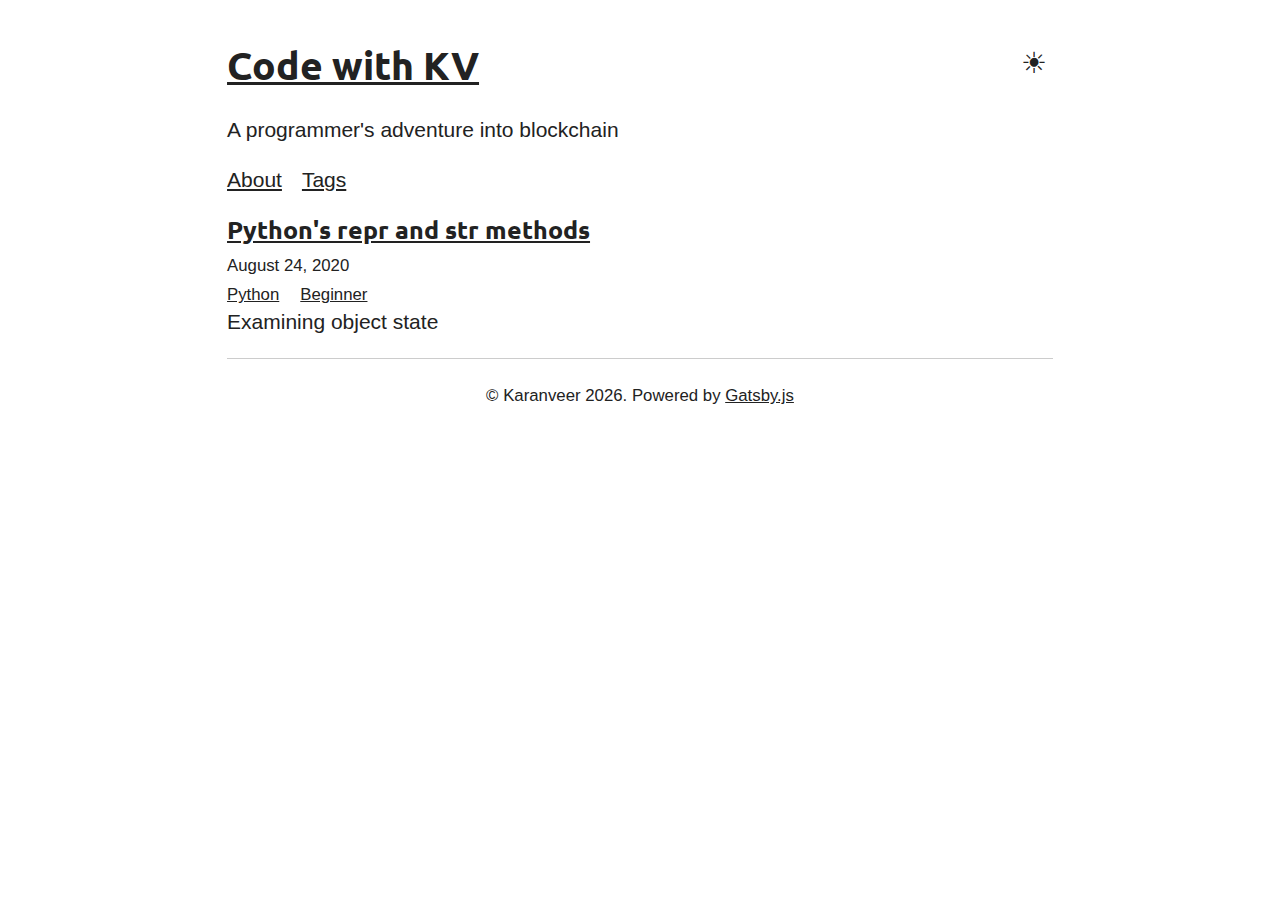
<file: index.html>
<!DOCTYPE html><html lang="en"><head><meta charSet="utf-8"/><meta http-equiv="x-ua-compatible" content="ie=edge"/><meta name="viewport" content="width=device-width, initial-scale=1, shrink-to-fit=no"/><style id="typography.js">html{font-family:sans-serif;-ms-text-size-adjust:100%;-webkit-text-size-adjust:100%}body{margin:0}article,aside,details,figcaption,figure,footer,header,main,menu,nav,section,summary{display:block}audio,canvas,progress,video{display:inline-block}audio:not([controls]){display:none;height:0}progress{vertical-align:baseline}[hidden],template{display:none}a{background-color:transparent;-webkit-text-decoration-skip:objects}a:active,a:hover{outline-width:0}abbr[title]{border-bottom:none;text-decoration:underline;text-decoration:underline dotted}b,strong{font-weight:inherit;font-weight:bolder}dfn{font-style:italic}h1{font-size:2em;margin:.67em 0}mark{background-color:#ff0;color:#000}small{font-size:80%}sub,sup{font-size:75%;line-height:0;position:relative;vertical-align:baseline}sub{bottom:-.25em}sup{top:-.5em}img{border-style:none}svg:not(:root){overflow:hidden}code,kbd,pre,samp{font-family:monospace,monospace;font-size:1em}figure{margin:1em 40px}hr{box-sizing:content-box;height:0;overflow:visible}button,input,optgroup,select,textarea{font:inherit;margin:0}optgroup{font-weight:700}button,input{overflow:visible}button,select{text-transform:none}[type=reset],[type=submit],button,html [type=button]{-webkit-appearance:button}[type=button]::-moz-focus-inner,[type=reset]::-moz-focus-inner,[type=submit]::-moz-focus-inner,button::-moz-focus-inner{border-style:none;padding:0}[type=button]:-moz-focusring,[type=reset]:-moz-focusring,[type=submit]:-moz-focusring,button:-moz-focusring{outline:1px dotted ButtonText}fieldset{border:1px solid silver;margin:0 2px;padding:.35em .625em .75em}legend{box-sizing:border-box;color:inherit;display:table;max-width:100%;padding:0;white-space:normal}textarea{overflow:auto}[type=checkbox],[type=radio]{box-sizing:border-box;padding:0}[type=number]::-webkit-inner-spin-button,[type=number]::-webkit-outer-spin-button{height:auto}[type=search]{-webkit-appearance:textfield;outline-offset:-2px}[type=search]::-webkit-search-cancel-button,[type=search]::-webkit-search-decoration{-webkit-appearance:none}::-webkit-input-placeholder{color:inherit;opacity:.54}::-webkit-file-upload-button{-webkit-appearance:button;font:inherit}html{font:131.25%/1.38 'Yrsa','georgia',sans-serif;box-sizing:border-box;overflow-y:scroll;}*{box-sizing:inherit;}*:before{box-sizing:inherit;}*:after{box-sizing:inherit;}body{color:hsla(0,0%,0%,0.8);font-family:'Yrsa','georgia',sans-serif;font-weight:400;word-wrap:break-word;font-kerning:normal;-moz-font-feature-settings:"kern", "liga", "clig", "calt";-ms-font-feature-settings:"kern", "liga", "clig", "calt";-webkit-font-feature-settings:"kern", "liga", "clig", "calt";font-feature-settings:"kern", "liga", "clig", "calt";}img{max-width:100%;margin-left:0;margin-right:0;margin-top:0;padding-bottom:0;padding-left:0;padding-right:0;padding-top:0;margin-bottom:1.38rem;}h1{margin-left:0;margin-right:0;margin-top:0;padding-bottom:0;padding-left:0;padding-right:0;padding-top:0;margin-bottom:1.38rem;color:inherit;font-family:'Ubuntu';font-weight:700;text-rendering:optimizeLegibility;font-size:1.5rem;line-height:1.1;}h2{margin-left:0;margin-right:0;margin-top:0;padding-bottom:0;padding-left:0;padding-right:0;padding-top:0;margin-bottom:1.38rem;color:inherit;font-family:'Ubuntu';font-weight:700;text-rendering:optimizeLegibility;font-size:1.27542rem;line-height:1.1;}h3{margin-left:0;margin-right:0;margin-top:0;padding-bottom:0;padding-left:0;padding-right:0;padding-top:0;margin-bottom:1.38rem;color:inherit;font-family:'Ubuntu';font-weight:700;text-rendering:optimizeLegibility;font-size:1.17608rem;line-height:1.1;}h4{margin-left:0;margin-right:0;margin-top:0;padding-bottom:0;padding-left:0;padding-right:0;padding-top:0;margin-bottom:1.38rem;color:inherit;font-family:'Ubuntu';font-weight:700;text-rendering:optimizeLegibility;font-size:1rem;line-height:1.1;}h5{margin-left:0;margin-right:0;margin-top:0;padding-bottom:0;padding-left:0;padding-right:0;padding-top:0;margin-bottom:1.38rem;color:inherit;font-family:'Ubuntu';font-weight:700;text-rendering:optimizeLegibility;font-size:0.92211rem;line-height:1.1;}h6{margin-left:0;margin-right:0;margin-top:0;padding-bottom:0;padding-left:0;padding-right:0;padding-top:0;margin-bottom:1.38rem;color:inherit;font-family:'Ubuntu';font-weight:700;text-rendering:optimizeLegibility;font-size:0.88547rem;line-height:1.1;}hgroup{margin-left:0;margin-right:0;margin-top:0;padding-bottom:0;padding-left:0;padding-right:0;padding-top:0;margin-bottom:1.38rem;}ul{margin-left:1.38rem;margin-right:0;margin-top:0;padding-bottom:0;padding-left:0;padding-right:0;padding-top:0;margin-bottom:1.38rem;list-style-position:outside;list-style-image:none;}ol{margin-left:1.38rem;margin-right:0;margin-top:0;padding-bottom:0;padding-left:0;padding-right:0;padding-top:0;margin-bottom:1.38rem;list-style-position:outside;list-style-image:none;}dl{margin-left:0;margin-right:0;margin-top:0;padding-bottom:0;padding-left:0;padding-right:0;padding-top:0;margin-bottom:1.38rem;}dd{margin-left:0;margin-right:0;margin-top:0;padding-bottom:0;padding-left:0;padding-right:0;padding-top:0;margin-bottom:1.38rem;}p{margin-left:0;margin-right:0;margin-top:0;padding-bottom:0;padding-left:0;padding-right:0;padding-top:0;margin-bottom:1.38rem;}figure{margin-left:0;margin-right:0;margin-top:0;padding-bottom:0;padding-left:0;padding-right:0;padding-top:0;margin-bottom:1.38rem;}pre{margin-left:0;margin-right:0;margin-top:0;padding-bottom:0;padding-left:0;padding-right:0;padding-top:0;margin-bottom:1.38rem;font-size:0.85rem;line-height:1.38rem;}table{margin-left:0;margin-right:0;margin-top:0;padding-bottom:0;padding-left:0;padding-right:0;padding-top:0;margin-bottom:1.38rem;font-size:1rem;line-height:1.38rem;border-collapse:collapse;width:100%;}fieldset{margin-left:0;margin-right:0;margin-top:0;padding-bottom:0;padding-left:0;padding-right:0;padding-top:0;margin-bottom:1.38rem;}blockquote{margin-left:1.38rem;margin-right:1.38rem;margin-top:0;padding-bottom:0;padding-left:15px;padding-right:0;padding-top:0;margin-bottom:1.38rem;border-color:var(--textNormal);border-left:3px solid var(--textNormal);}form{margin-left:0;margin-right:0;margin-top:0;padding-bottom:0;padding-left:0;padding-right:0;padding-top:0;margin-bottom:1.38rem;}noscript{margin-left:0;margin-right:0;margin-top:0;padding-bottom:0;padding-left:0;padding-right:0;padding-top:0;margin-bottom:1.38rem;}iframe{margin-left:0;margin-right:0;margin-top:0;padding-bottom:0;padding-left:0;padding-right:0;padding-top:0;margin-bottom:1.38rem;}hr{margin-left:0;margin-right:0;margin-top:0;padding-bottom:0;padding-left:0;padding-right:0;padding-top:0;margin-bottom:calc(1.38rem - 1px);background:var(--hr);border:none;height:1px;}address{margin-left:0;margin-right:0;margin-top:0;padding-bottom:0;padding-left:0;padding-right:0;padding-top:0;margin-bottom:1.38rem;}b{font-weight:700;}strong{font-weight:700;}dt{font-weight:700;}th{font-weight:700;}li{margin-bottom:calc(1.38rem / 2);}ol li{padding-left:0;}ul li{padding-left:0;}li > ol{margin-left:1.38rem;margin-bottom:calc(1.38rem / 2);margin-top:calc(1.38rem / 2);}li > ul{margin-left:1.38rem;margin-bottom:calc(1.38rem / 2);margin-top:calc(1.38rem / 2);}blockquote *:last-child{margin-bottom:0;}li *:last-child{margin-bottom:0;}p *:last-child{margin-bottom:0;}li > p{margin-bottom:calc(1.38rem / 2);}code{font-size:0.85rem;line-height:1.38rem;}kbd{font-size:0.85rem;line-height:1.38rem;}samp{font-size:0.85rem;line-height:1.38rem;}abbr{border-bottom:1px dotted hsla(0,0%,0%,0.5);cursor:help;}acronym{border-bottom:1px dotted hsla(0,0%,0%,0.5);cursor:help;}abbr[title]{border-bottom:1px dotted hsla(0,0%,0%,0.5);cursor:help;text-decoration:none;}thead{text-align:left;}td,th{text-align:left;border-bottom:1px solid hsla(0,0%,0%,0.12);font-feature-settings:"tnum";-moz-font-feature-settings:"tnum";-ms-font-feature-settings:"tnum";-webkit-font-feature-settings:"tnum";padding-left:0.92rem;padding-right:0.92rem;padding-top:0.69rem;padding-bottom:calc(0.69rem - 1px);}th:first-child,td:first-child{padding-left:0;}th:last-child,td:last-child{padding-right:0;}a{color:var(--textLink);}h1,h2,h3{color:var(--textTitle);}</style><style data-href="/styles.1fc14f30dcfa6a58bcc4.css">@font-face{font-family:Montserrat;font-style:normal;font-display:swap;font-weight:100;src:local("Montserrat Thin "),local("Montserrat-Thin"),url(/static/montserrat-latin-100-191cc9f50f3b76b9617cb383f19acb7d.woff2) format("woff2"),url(/static/montserrat-latin-100-370318464551d5f25b0f0a78f374faac.woff) format("woff")}@font-face{font-family:Montserrat;font-style:italic;font-display:swap;font-weight:100;src:local("Montserrat Thin italic"),local("Montserrat-Thinitalic"),url(/static/montserrat-latin-100italic-bdeaeb79db315697bd173a55b097dc18.woff2) format("woff2"),url(/static/montserrat-latin-100italic-ecf7d49386e8f265878e735db34a7c4b.woff) format("woff")}@font-face{font-family:Montserrat;font-style:normal;font-display:swap;font-weight:200;src:local("Montserrat Extra Light "),local("Montserrat-Extra Light"),url(/static/montserrat-latin-200-85d5ef9db7f2dc6979172a4a3b2c57cb.woff2) format("woff2"),url(/static/montserrat-latin-200-1fc98e126a3d152549240e6244d7e669.woff) format("woff")}@font-face{font-family:Montserrat;font-style:italic;font-display:swap;font-weight:200;src:local("Montserrat Extra Light italic"),local("Montserrat-Extra Lightitalic"),url(/static/montserrat-latin-200italic-49095760a498d024fe1a85a078850df9.woff2) format("woff2"),url(/static/montserrat-latin-200italic-fe46cf8b9462c820457d3bf537e4057f.woff) format("woff")}@font-face{font-family:Montserrat;font-style:normal;font-display:swap;font-weight:300;src:local("Montserrat Light "),local("Montserrat-Light"),url(/static/montserrat-latin-300-7c3daf12b706645b5d3710f863a4da04.woff2) format("woff2"),url(/static/montserrat-latin-300-8dc95fab9cf98d02ca8d76e97d3dff60.woff) format("woff")}@font-face{font-family:Montserrat;font-style:italic;font-display:swap;font-weight:300;src:local("Montserrat Light italic"),local("Montserrat-Lightitalic"),url(/static/montserrat-latin-300italic-f20b178ca2024a5eac8e42e6649db86c.woff2) format("woff2"),url(/static/montserrat-latin-300italic-3fe16939288856e8e828fa2661bf2354.woff) format("woff")}@font-face{font-family:Montserrat;font-style:normal;font-display:swap;font-weight:400;src:local("Montserrat Regular "),local("Montserrat-Regular"),url(/static/montserrat-latin-400-bc3aa95dca08f5fee5291e34959c27bc.woff2) format("woff2"),url(/static/montserrat-latin-400-8102c4838f9e3d08dad644290a9cb701.woff) format("woff")}@font-face{font-family:Montserrat;font-style:italic;font-display:swap;font-weight:400;src:local("Montserrat Regular italic"),local("Montserrat-Regularitalic"),url(/static/montserrat-latin-400italic-5cad650422a7184467af5a4d17b264c4.woff2) format("woff2"),url(/static/montserrat-latin-400italic-d191f22af3bb50902b99ac577f81a322.woff) format("woff")}@font-face{font-family:Montserrat;font-style:normal;font-display:swap;font-weight:500;src:local("Montserrat Medium "),local("Montserrat-Medium"),url(/static/montserrat-latin-500-92d16e458625f4d2c8940f6bdca0ff09.woff2) format("woff2"),url(/static/montserrat-latin-500-8b763220218ffc11c57c84ddb80e7b26.woff) format("woff")}@font-face{font-family:Montserrat;font-style:italic;font-display:swap;font-weight:500;src:local("Montserrat Medium italic"),local("Montserrat-Mediumitalic"),url(/static/montserrat-latin-500italic-47bfcca6b69d6a9acca7a8bff17193e2.woff2) format("woff2"),url(/static/montserrat-latin-500italic-72c01f753c3940c0b9cb6bf2389caddf.woff) format("woff")}@font-face{font-family:Montserrat;font-style:normal;font-display:swap;font-weight:600;src:local("Montserrat SemiBold "),local("Montserrat-SemiBold"),url(/static/montserrat-latin-600-6fb1b5623e528e27c18658fecf5ee0ee.woff2) format("woff2"),url(/static/montserrat-latin-600-7c839d15a6f54e7025ba8c0c4b333e8f.woff) format("woff")}@font-face{font-family:Montserrat;font-style:italic;font-display:swap;font-weight:600;src:local("Montserrat SemiBold italic"),local("Montserrat-SemiBolditalic"),url(/static/montserrat-latin-600italic-60789af1c9338ed1a9546722ec54b4f7.woff2) format("woff2"),url(/static/montserrat-latin-600italic-f3d4de8d0afb19e777c79032ce828e3d.woff) format("woff")}@font-face{font-family:Montserrat;font-style:normal;font-display:swap;font-weight:700;src:local("Montserrat Bold "),local("Montserrat-Bold"),url(/static/montserrat-latin-700-39d93cf678c740f9f6b2b1cfde34bee3.woff2) format("woff2"),url(/static/montserrat-latin-700-80f10bd382f0df1cd650fec59f3c9394.woff) format("woff")}@font-face{font-family:Montserrat;font-style:italic;font-display:swap;font-weight:700;src:local("Montserrat Bold italic"),local("Montserrat-Bolditalic"),url(/static/montserrat-latin-700italic-ba136d97b14e82284dd595e257f11c47.woff2) format("woff2"),url(/static/montserrat-latin-700italic-8c98142b425630821139c24bd1698700.woff) format("woff")}@font-face{font-family:Montserrat;font-style:normal;font-display:swap;font-weight:800;src:local("Montserrat ExtraBold "),local("Montserrat-ExtraBold"),url(/static/montserrat-latin-800-b7018be9ed6cd94da8b6675b3a468c3b.woff2) format("woff2"),url(/static/montserrat-latin-800-9a9befcf50d64f9d2d19d8b1d1984add.woff) format("woff")}@font-face{font-family:Montserrat;font-style:italic;font-display:swap;font-weight:800;src:local("Montserrat ExtraBold italic"),local("Montserrat-ExtraBolditalic"),url(/static/montserrat-latin-800italic-540ffdd223d1a9ad3d4e678e1a23372e.woff2) format("woff2"),url(/static/montserrat-latin-800italic-897086f99f4e1f45e6b1e9368527d0bc.woff) format("woff")}@font-face{font-family:Montserrat;font-style:normal;font-display:swap;font-weight:900;src:local("Montserrat Black "),local("Montserrat-Black"),url(/static/montserrat-latin-900-58cd789700850375b834e8b6776002eb.woff2) format("woff2"),url(/static/montserrat-latin-900-26d42c9428780e545a540bbb50c84bce.woff) format("woff")}@font-face{font-family:Montserrat;font-style:italic;font-display:swap;font-weight:900;src:local("Montserrat Black italic"),local("Montserrat-Blackitalic"),url(/static/montserrat-latin-900italic-451157bc8861fe54f523b3669a3def71.woff2) format("woff2"),url(/static/montserrat-latin-900italic-a8ec4957e1c24f5793305763ad9845b3.woff) format("woff")}@font-face{font-family:Merriweather;font-style:normal;font-display:swap;font-weight:300;src:local("Merriweather Light "),local("Merriweather-Light"),url(/static/merriweather-latin-300-b1158cfcd4aacb9d8fb61625e37af46a.woff2) format("woff2"),url(/static/merriweather-latin-300-cc7de05e166e90320d7d896e0f72a19d.woff) format("woff")}@font-face{font-family:Merriweather;font-style:italic;font-display:swap;font-weight:300;src:local("Merriweather Light italic"),local("Merriweather-Lightitalic"),url(/static/merriweather-latin-300italic-8fe52a48089d6ebe46db0b8e7cc66263.woff2) format("woff2"),url(/static/merriweather-latin-300italic-e1331f5397c2a673f9d3765138debdb5.woff) format("woff")}@font-face{font-family:Merriweather;font-style:normal;font-display:swap;font-weight:400;src:local("Merriweather Regular "),local("Merriweather-Regular"),url(/static/merriweather-latin-400-8276fdb72ae8f4714d4e6eba704cc39f.woff2) format("woff2"),url(/static/merriweather-latin-400-69f09800f4f6479d06e44eba837df872.woff) format("woff")}@font-face{font-family:Merriweather;font-style:italic;font-display:swap;font-weight:400;src:local("Merriweather Regular italic"),local("Merriweather-Regularitalic"),url(/static/merriweather-latin-400italic-3a9be9ea9f7aa4af6de7307df21d9fc0.woff2) format("woff2"),url(/static/merriweather-latin-400italic-d76079ed7541a433a54f79316de086e9.woff) format("woff")}@font-face{font-family:Merriweather;font-style:normal;font-display:swap;font-weight:700;src:local("Merriweather Bold "),local("Merriweather-Bold"),url(/static/merriweather-latin-700-fa534be7ffa380e39a7f6e03bf9a5e03.woff2) format("woff2"),url(/static/merriweather-latin-700-ba56ea84b8084b7ff9677f50d3cd81bd.woff) format("woff")}@font-face{font-family:Merriweather;font-style:italic;font-display:swap;font-weight:700;src:local("Merriweather Bold italic"),local("Merriweather-Bolditalic"),url(/static/merriweather-latin-700italic-1ef5edaaa20ae53ea50399884c5e48c6.woff2) format("woff2"),url(/static/merriweather-latin-700italic-534bc9e7ce93c73d73426e46acd78092.woff) format("woff")}@font-face{font-family:Merriweather;font-style:normal;font-display:swap;font-weight:900;src:local("Merriweather Black "),local("Merriweather-Black"),url(/static/merriweather-latin-900-7528fb70e8a4a82c7305e72ff43ac25f.woff2) format("woff2"),url(/static/merriweather-latin-900-3799b6e2f5ed3fcccf9d7a708d7419fa.woff) format("woff")}@font-face{font-family:Merriweather;font-style:italic;font-display:swap;font-weight:900;src:local("Merriweather Black italic"),local("Merriweather-Blackitalic"),url(/static/merriweather-latin-900italic-e1b4d2aaa78e12ad84aaf8a56321e4c2.woff2) format("woff2"),url(/static/merriweather-latin-900italic-2ae22f731b3424e8dbb4b37f7ca6e708.woff) format("woff")}body{--bg:#fff;--textNormal:#222;--textTitle:#222;--textLink:#222;--hr:rgba(0,0,0,0.2);background-color:var(--bg)}p{margin-bottom:1em}body.dark{-webkit-font-smoothing:antialiased;--bg:#161923;--textNormal:#bcbdcf;--textTitle:#bcbdcf;--textLink:#bcbdcf;--hr:hsla(0,0%,100%,0.2)}.center{text-align:center}.centerAndBotMargin{text-align:center;margin-bottom:2rem}.themeToggler{background:transparent;border-width:0;color:var(--textNormal);outline:none}.gatsby-highlight{position:relative}.gatsby-highlight,.gatsby-highlight pre[class*=language-]{-webkit-overflow-scrolling:touch}.gatsby-highlight{letter-spacing:.025rem;margin-bottom:1em}pre[class*=language-]:before{background:#000;border-radius:0 0 .25rem .25rem;color:#fff;font-size:12px;letter-spacing:.025rem;padding:.1rem .5rem;position:absolute;right:1rem;text-align:right;text-transform:uppercase;top:0}pre[class=language-python]:before{content:"python";background:#1e415d;color:#dcdcdc}pre[class=language-js]:before{content:"js";background:#fffd80;color:#1d1d1d}.postTitle{margin-top:2rem;margin-bottom:0}.postBody{margin-top:2rem;display:block}.postNavUl{display:flex;flex-wrap:wrap;justify-content:space-between;list-style:none;padding:0}.navLink,hr{margin-bottom:1rem}.navLink{padding-right:20px;display:inline-flex}code[class*=language-],pre[class*=language-]{color:#abb2bf;background:none;font-family:Consolas,Monaco,Andale Mono,Ubuntu Mono,monospace;text-align:left;white-space:pre;word-spacing:normal;word-break:normal;word-wrap:normal;line-height:1.5;-moz-tab-size:4;-o-tab-size:4;tab-size:4;-webkit-hyphens:none;-ms-hyphens:none;hyphens:none}code[class*=language-]::selection,code[class*=language-] ::selection,pre[class*=language-]::selection,pre[class*=language-] ::selection{text-shadow:none;background:#9aa2b1}@media print{code[class*=language-],pre[class*=language-]{text-shadow:none}}pre[class*=language-]{padding:1em;margin:.5em 0;overflow:auto;border-radius:5px}:not(pre)>code[class*=language-],pre[class*=language-]{background:#282c34}:not(pre)>code[class*=language-]{padding:.1em;border-radius:.3em;white-space:normal}.token.cdata,.token.comment,.token.doctype,.token.prolog{color:#5c6370}.token.punctuation{color:#abb2bf}.token.selector,.token.tag{color:#e06c75}.token.attr-name,.token.boolean,.token.constant,.token.deleted,.token.number,.token.property,.token.symbol{color:#d19a66}.token.attr-value,.token.builtin,.token.char,.token.inserted,.token.string{color:#98c379}.language-css .token.string,.style .token.string,.token.entity,.token.operator,.token.url{color:#56b6c2}.token.atrule,.token.keyword{color:#c678dd}.token.function{color:#61afef}.token.important,.token.regex,.token.variable{color:#c678dd}.token.bold,.token.important{font-weight:700}.token.italic{font-style:italic}.token.entity{cursor:help}pre.line-numbers{padding-left:3.8em;counter-reset:linenumber}pre.line-numbers,pre.line-numbers>code{position:relative}.line-numbers .line-numbers-rows{position:absolute;pointer-events:none;top:0;font-size:100%;left:-3.8em;width:3em;letter-spacing:-1px;border-right:0;-webkit-user-select:none;-ms-user-select:none;user-select:none}.line-numbers-rows>span{pointer-events:none;display:block;counter-increment:linenumber}.line-numbers-rows>span:before{content:counter(linenumber);color:#5c6370;display:block;padding-right:.8em;text-align:right}</style><meta name="generator" content="Gatsby 2.24.91"/><link rel="alternate" type="application/rss+xml" href="/rss.xml"/><link rel="icon" href="/favicon-32x32.png?v=84df489f38d20801cf2e9a309663891c"/><link rel="manifest" href="/manifest.webmanifest"/><meta name="theme-color" content="#663399"/><link rel="apple-touch-icon" sizes="48x48" href="/icons/icon-48x48.png?v=84df489f38d20801cf2e9a309663891c"/><link rel="apple-touch-icon" sizes="72x72" href="/icons/icon-72x72.png?v=84df489f38d20801cf2e9a309663891c"/><link rel="apple-touch-icon" sizes="96x96" href="/icons/icon-96x96.png?v=84df489f38d20801cf2e9a309663891c"/><link rel="apple-touch-icon" sizes="144x144" href="/icons/icon-144x144.png?v=84df489f38d20801cf2e9a309663891c"/><link rel="apple-touch-icon" sizes="192x192" href="/icons/icon-192x192.png?v=84df489f38d20801cf2e9a309663891c"/><link rel="apple-touch-icon" sizes="256x256" href="/icons/icon-256x256.png?v=84df489f38d20801cf2e9a309663891c"/><link rel="apple-touch-icon" sizes="384x384" href="/icons/icon-384x384.png?v=84df489f38d20801cf2e9a309663891c"/><link rel="apple-touch-icon" sizes="512x512" href="/icons/icon-512x512.png?v=84df489f38d20801cf2e9a309663891c"/><title data-react-helmet="true">All posts | Code with KV</title><meta data-react-helmet="true" name="description" content="A programmer&#x27;s adventure into blockchain"/><meta data-react-helmet="true" property="og:title" content="All posts"/><meta data-react-helmet="true" property="og:description" content="A programmer&#x27;s adventure into blockchain"/><meta data-react-helmet="true" property="og:type" content="website"/><link href="//fonts.googleapis.com/css?family=Ubuntu:500" rel="stylesheet" type="text/css"/><link as="script" rel="preload" href="/webpack-runtime-e18ad272485da6f3c815.js"/><link as="script" rel="preload" href="/styles-55e82d6ff5158c00b714.js"/><link as="script" rel="preload" href="/framework-de237a875aa45b276a9d.js"/><link as="script" rel="preload" href="/app-b6f62a13beed2a023e91.js"/><link as="script" rel="preload" href="/commons-8c34e9c2877a8e6b42c5.js"/><link as="script" rel="preload" href="/component---src-pages-index-js-df79b95b09139f273353.js"/><link as="fetch" rel="preload" href="/page-data/index/page-data.json" crossorigin="anonymous"/><link as="fetch" rel="preload" href="/page-data/sq/d/1458642889.json" crossorigin="anonymous"/><link as="fetch" rel="preload" href="/page-data/sq/d/3000541721.json" crossorigin="anonymous"/><link as="fetch" rel="preload" href="/page-data/sq/d/88720316.json" crossorigin="anonymous"/><link as="fetch" rel="preload" href="/page-data/app-data.json" crossorigin="anonymous"/></head><body><script>
void function() {
  window.__onThemeChange = function() {}

  var preferredTheme
  try {
    preferredTheme = localStorage.getItem('theme')
  } catch (err) { }

  function setTheme(newTheme) {
    if (preferredTheme && document.body.classList.contains(preferredTheme)) {
      document.body.classList.replace(preferredTheme, newTheme)
    } else {
      document.body.classList.add(newTheme)
    }

    window.__theme = newTheme
    preferredTheme = newTheme
    window.__onThemeChange(newTheme)
  }

  window.__setPreferredTheme = function(newTheme) {
    setTheme(newTheme)
    try {
      localStorage.setItem('theme', newTheme)
    } catch (err) {}
  }

  var darkQuery = window.matchMedia('(prefers-color-scheme: dark)')
  darkQuery.addListener(function(e) {
    window.__setPreferredTheme(e.matches ? 'dark' : 'light')
  })

  setTheme(preferredTheme || (darkQuery.matches ? 'dark' : 'light'))
}()
    </script><div id="___gatsby"><div style="outline:none" tabindex="-1" id="gatsby-focus-wrapper"><div style="margin-left:auto;margin-right:auto;max-width:41.4rem;padding:2.07rem 1.035rem;background-color:var(--bg);color:var(--textNormal)"><div style="float:right"><button class="themeToggler" style="cursor:pointer;font-size:1.38rem" tabindex="0">☀</button></div><header style="margin:auto"><h1 style="font-size:1.83712rem;line-height:2.07rem;margin-bottom:1.38rem;margin-top:0;color:var(--textTitle)"><a aria-current="page" class="" href="/">Code with KV</a></h1></header><main><div class="description"><p>A programmer&#x27;s adventure into blockchain</p></div><a class="navLink" href="/about">About</a><a class="navLink" href="/tags">Tags</a><article><header><h3 style="margin-bottom:0.345rem"><a style="box-shadow:none" href="/python&#x27;s-repr-and-str-methods/">Python&#x27;s repr and str methods</a></h3><small>August 24, 2020</small><ul style="margin:0"><li style="display:inline;margin-right:1rem"><small><a href="/tags/Python">Python</a></small></li><li style="display:inline;margin-right:1rem"><small><a href="/tags/Beginner">Beginner</a></small></li></ul></header><section><p>Examining object state</p></section></article></main><hr/><div class="center"><footer><small>© <!-- -->Karanveer<!-- --> <!-- -->2020<!-- -->. Powered by <a href="http://gatsbyjs.org" target="_blank" rel="noreferrer">Gatsby.js</a></small></footer></div></div></div><div id="gatsby-announcer" style="position:absolute;top:0;width:1px;height:1px;padding:0;overflow:hidden;clip:rect(0, 0, 0, 0);white-space:nowrap;border:0" aria-live="assertive" aria-atomic="true"></div></div><script id="gatsby-script-loader">/*<![CDATA[*/window.pagePath="/";/*]]>*/</script><script id="gatsby-chunk-mapping">/*<![CDATA[*/window.___chunkMapping={"polyfill":["/polyfill-472e537f7424864d9926.js"],"app":["/app-b6f62a13beed2a023e91.js"],"component---src-pages-404-js":["/component---src-pages-404-js-0414ba88c3f03e9998d9.js"],"component---src-pages-about-js":["/component---src-pages-about-js-8167b34ad95955e880c4.js"],"component---src-pages-index-js":["/component---src-pages-index-js-df79b95b09139f273353.js"],"component---src-templates-all-tags-index-js":["/component---src-templates-all-tags-index-js-db38ebca78233e43be20.js"],"component---src-templates-blog-post-js":["/component---src-templates-blog-post-js-4523ee106d63ebc83be6.js"],"component---src-templates-single-tag-index-js":["/component---src-templates-single-tag-index-js-13fa8bac526eaeaa96ce.js"]};/*]]>*/</script><script src="/polyfill-472e537f7424864d9926.js" nomodule=""></script><script src="/component---src-pages-index-js-df79b95b09139f273353.js" async=""></script><script src="/commons-8c34e9c2877a8e6b42c5.js" async=""></script><script src="/app-b6f62a13beed2a023e91.js" async=""></script><script src="/framework-de237a875aa45b276a9d.js" async=""></script><script src="/styles-55e82d6ff5158c00b714.js" async=""></script><script src="/webpack-runtime-e18ad272485da6f3c815.js" async=""></script></body></html>
</file>
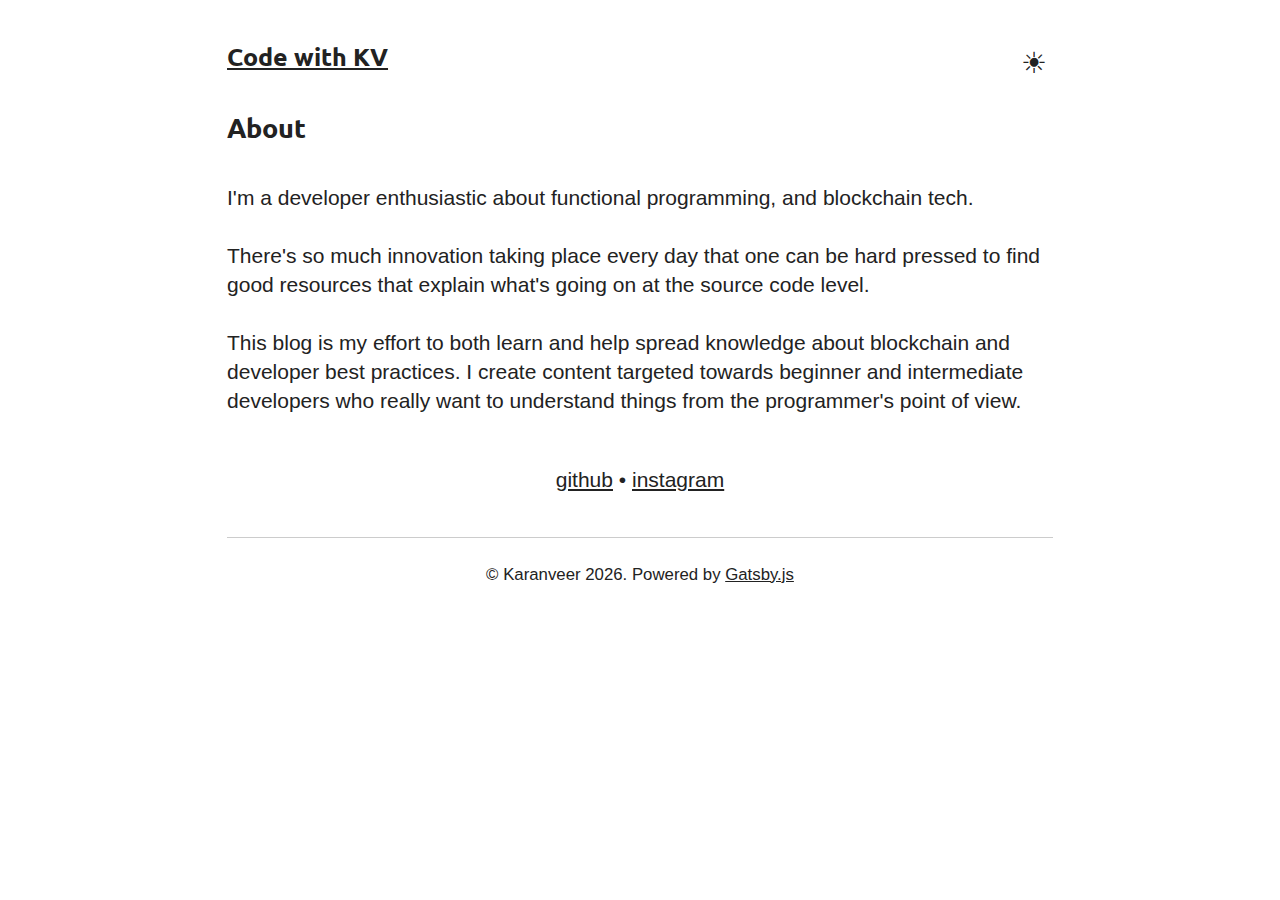
<file: about/index.html>
<!DOCTYPE html><html lang="en"><head><meta charSet="utf-8"/><meta http-equiv="x-ua-compatible" content="ie=edge"/><meta name="viewport" content="width=device-width, initial-scale=1, shrink-to-fit=no"/><style id="typography.js">html{font-family:sans-serif;-ms-text-size-adjust:100%;-webkit-text-size-adjust:100%}body{margin:0}article,aside,details,figcaption,figure,footer,header,main,menu,nav,section,summary{display:block}audio,canvas,progress,video{display:inline-block}audio:not([controls]){display:none;height:0}progress{vertical-align:baseline}[hidden],template{display:none}a{background-color:transparent;-webkit-text-decoration-skip:objects}a:active,a:hover{outline-width:0}abbr[title]{border-bottom:none;text-decoration:underline;text-decoration:underline dotted}b,strong{font-weight:inherit;font-weight:bolder}dfn{font-style:italic}h1{font-size:2em;margin:.67em 0}mark{background-color:#ff0;color:#000}small{font-size:80%}sub,sup{font-size:75%;line-height:0;position:relative;vertical-align:baseline}sub{bottom:-.25em}sup{top:-.5em}img{border-style:none}svg:not(:root){overflow:hidden}code,kbd,pre,samp{font-family:monospace,monospace;font-size:1em}figure{margin:1em 40px}hr{box-sizing:content-box;height:0;overflow:visible}button,input,optgroup,select,textarea{font:inherit;margin:0}optgroup{font-weight:700}button,input{overflow:visible}button,select{text-transform:none}[type=reset],[type=submit],button,html [type=button]{-webkit-appearance:button}[type=button]::-moz-focus-inner,[type=reset]::-moz-focus-inner,[type=submit]::-moz-focus-inner,button::-moz-focus-inner{border-style:none;padding:0}[type=button]:-moz-focusring,[type=reset]:-moz-focusring,[type=submit]:-moz-focusring,button:-moz-focusring{outline:1px dotted ButtonText}fieldset{border:1px solid silver;margin:0 2px;padding:.35em .625em .75em}legend{box-sizing:border-box;color:inherit;display:table;max-width:100%;padding:0;white-space:normal}textarea{overflow:auto}[type=checkbox],[type=radio]{box-sizing:border-box;padding:0}[type=number]::-webkit-inner-spin-button,[type=number]::-webkit-outer-spin-button{height:auto}[type=search]{-webkit-appearance:textfield;outline-offset:-2px}[type=search]::-webkit-search-cancel-button,[type=search]::-webkit-search-decoration{-webkit-appearance:none}::-webkit-input-placeholder{color:inherit;opacity:.54}::-webkit-file-upload-button{-webkit-appearance:button;font:inherit}html{font:131.25%/1.38 'Yrsa','georgia',sans-serif;box-sizing:border-box;overflow-y:scroll;}*{box-sizing:inherit;}*:before{box-sizing:inherit;}*:after{box-sizing:inherit;}body{color:hsla(0,0%,0%,0.8);font-family:'Yrsa','georgia',sans-serif;font-weight:400;word-wrap:break-word;font-kerning:normal;-moz-font-feature-settings:"kern", "liga", "clig", "calt";-ms-font-feature-settings:"kern", "liga", "clig", "calt";-webkit-font-feature-settings:"kern", "liga", "clig", "calt";font-feature-settings:"kern", "liga", "clig", "calt";}img{max-width:100%;margin-left:0;margin-right:0;margin-top:0;padding-bottom:0;padding-left:0;padding-right:0;padding-top:0;margin-bottom:1.38rem;}h1{margin-left:0;margin-right:0;margin-top:0;padding-bottom:0;padding-left:0;padding-right:0;padding-top:0;margin-bottom:1.38rem;color:inherit;font-family:'Ubuntu';font-weight:700;text-rendering:optimizeLegibility;font-size:1.5rem;line-height:1.1;}h2{margin-left:0;margin-right:0;margin-top:0;padding-bottom:0;padding-left:0;padding-right:0;padding-top:0;margin-bottom:1.38rem;color:inherit;font-family:'Ubuntu';font-weight:700;text-rendering:optimizeLegibility;font-size:1.27542rem;line-height:1.1;}h3{margin-left:0;margin-right:0;margin-top:0;padding-bottom:0;padding-left:0;padding-right:0;padding-top:0;margin-bottom:1.38rem;color:inherit;font-family:'Ubuntu';font-weight:700;text-rendering:optimizeLegibility;font-size:1.17608rem;line-height:1.1;}h4{margin-left:0;margin-right:0;margin-top:0;padding-bottom:0;padding-left:0;padding-right:0;padding-top:0;margin-bottom:1.38rem;color:inherit;font-family:'Ubuntu';font-weight:700;text-rendering:optimizeLegibility;font-size:1rem;line-height:1.1;}h5{margin-left:0;margin-right:0;margin-top:0;padding-bottom:0;padding-left:0;padding-right:0;padding-top:0;margin-bottom:1.38rem;color:inherit;font-family:'Ubuntu';font-weight:700;text-rendering:optimizeLegibility;font-size:0.92211rem;line-height:1.1;}h6{margin-left:0;margin-right:0;margin-top:0;padding-bottom:0;padding-left:0;padding-right:0;padding-top:0;margin-bottom:1.38rem;color:inherit;font-family:'Ubuntu';font-weight:700;text-rendering:optimizeLegibility;font-size:0.88547rem;line-height:1.1;}hgroup{margin-left:0;margin-right:0;margin-top:0;padding-bottom:0;padding-left:0;padding-right:0;padding-top:0;margin-bottom:1.38rem;}ul{margin-left:1.38rem;margin-right:0;margin-top:0;padding-bottom:0;padding-left:0;padding-right:0;padding-top:0;margin-bottom:1.38rem;list-style-position:outside;list-style-image:none;}ol{margin-left:1.38rem;margin-right:0;margin-top:0;padding-bottom:0;padding-left:0;padding-right:0;padding-top:0;margin-bottom:1.38rem;list-style-position:outside;list-style-image:none;}dl{margin-left:0;margin-right:0;margin-top:0;padding-bottom:0;padding-left:0;padding-right:0;padding-top:0;margin-bottom:1.38rem;}dd{margin-left:0;margin-right:0;margin-top:0;padding-bottom:0;padding-left:0;padding-right:0;padding-top:0;margin-bottom:1.38rem;}p{margin-left:0;margin-right:0;margin-top:0;padding-bottom:0;padding-left:0;padding-right:0;padding-top:0;margin-bottom:1.38rem;}figure{margin-left:0;margin-right:0;margin-top:0;padding-bottom:0;padding-left:0;padding-right:0;padding-top:0;margin-bottom:1.38rem;}pre{margin-left:0;margin-right:0;margin-top:0;padding-bottom:0;padding-left:0;padding-right:0;padding-top:0;margin-bottom:1.38rem;font-size:0.85rem;line-height:1.38rem;}table{margin-left:0;margin-right:0;margin-top:0;padding-bottom:0;padding-left:0;padding-right:0;padding-top:0;margin-bottom:1.38rem;font-size:1rem;line-height:1.38rem;border-collapse:collapse;width:100%;}fieldset{margin-left:0;margin-right:0;margin-top:0;padding-bottom:0;padding-left:0;padding-right:0;padding-top:0;margin-bottom:1.38rem;}blockquote{margin-left:1.38rem;margin-right:1.38rem;margin-top:0;padding-bottom:0;padding-left:15px;padding-right:0;padding-top:0;margin-bottom:1.38rem;border-color:var(--textNormal);border-left:3px solid var(--textNormal);}form{margin-left:0;margin-right:0;margin-top:0;padding-bottom:0;padding-left:0;padding-right:0;padding-top:0;margin-bottom:1.38rem;}noscript{margin-left:0;margin-right:0;margin-top:0;padding-bottom:0;padding-left:0;padding-right:0;padding-top:0;margin-bottom:1.38rem;}iframe{margin-left:0;margin-right:0;margin-top:0;padding-bottom:0;padding-left:0;padding-right:0;padding-top:0;margin-bottom:1.38rem;}hr{margin-left:0;margin-right:0;margin-top:0;padding-bottom:0;padding-left:0;padding-right:0;padding-top:0;margin-bottom:calc(1.38rem - 1px);background:var(--hr);border:none;height:1px;}address{margin-left:0;margin-right:0;margin-top:0;padding-bottom:0;padding-left:0;padding-right:0;padding-top:0;margin-bottom:1.38rem;}b{font-weight:700;}strong{font-weight:700;}dt{font-weight:700;}th{font-weight:700;}li{margin-bottom:calc(1.38rem / 2);}ol li{padding-left:0;}ul li{padding-left:0;}li > ol{margin-left:1.38rem;margin-bottom:calc(1.38rem / 2);margin-top:calc(1.38rem / 2);}li > ul{margin-left:1.38rem;margin-bottom:calc(1.38rem / 2);margin-top:calc(1.38rem / 2);}blockquote *:last-child{margin-bottom:0;}li *:last-child{margin-bottom:0;}p *:last-child{margin-bottom:0;}li > p{margin-bottom:calc(1.38rem / 2);}code{font-size:0.85rem;line-height:1.38rem;}kbd{font-size:0.85rem;line-height:1.38rem;}samp{font-size:0.85rem;line-height:1.38rem;}abbr{border-bottom:1px dotted hsla(0,0%,0%,0.5);cursor:help;}acronym{border-bottom:1px dotted hsla(0,0%,0%,0.5);cursor:help;}abbr[title]{border-bottom:1px dotted hsla(0,0%,0%,0.5);cursor:help;text-decoration:none;}thead{text-align:left;}td,th{text-align:left;border-bottom:1px solid hsla(0,0%,0%,0.12);font-feature-settings:"tnum";-moz-font-feature-settings:"tnum";-ms-font-feature-settings:"tnum";-webkit-font-feature-settings:"tnum";padding-left:0.92rem;padding-right:0.92rem;padding-top:0.69rem;padding-bottom:calc(0.69rem - 1px);}th:first-child,td:first-child{padding-left:0;}th:last-child,td:last-child{padding-right:0;}a{color:var(--textLink);}h1,h2,h3{color:var(--textTitle);}</style><style data-href="/styles.1fc14f30dcfa6a58bcc4.css">@font-face{font-family:Montserrat;font-style:normal;font-display:swap;font-weight:100;src:local("Montserrat Thin "),local("Montserrat-Thin"),url(/static/montserrat-latin-100-191cc9f50f3b76b9617cb383f19acb7d.woff2) format("woff2"),url(/static/montserrat-latin-100-370318464551d5f25b0f0a78f374faac.woff) format("woff")}@font-face{font-family:Montserrat;font-style:italic;font-display:swap;font-weight:100;src:local("Montserrat Thin italic"),local("Montserrat-Thinitalic"),url(/static/montserrat-latin-100italic-bdeaeb79db315697bd173a55b097dc18.woff2) format("woff2"),url(/static/montserrat-latin-100italic-ecf7d49386e8f265878e735db34a7c4b.woff) format("woff")}@font-face{font-family:Montserrat;font-style:normal;font-display:swap;font-weight:200;src:local("Montserrat Extra Light "),local("Montserrat-Extra Light"),url(/static/montserrat-latin-200-85d5ef9db7f2dc6979172a4a3b2c57cb.woff2) format("woff2"),url(/static/montserrat-latin-200-1fc98e126a3d152549240e6244d7e669.woff) format("woff")}@font-face{font-family:Montserrat;font-style:italic;font-display:swap;font-weight:200;src:local("Montserrat Extra Light italic"),local("Montserrat-Extra Lightitalic"),url(/static/montserrat-latin-200italic-49095760a498d024fe1a85a078850df9.woff2) format("woff2"),url(/static/montserrat-latin-200italic-fe46cf8b9462c820457d3bf537e4057f.woff) format("woff")}@font-face{font-family:Montserrat;font-style:normal;font-display:swap;font-weight:300;src:local("Montserrat Light "),local("Montserrat-Light"),url(/static/montserrat-latin-300-7c3daf12b706645b5d3710f863a4da04.woff2) format("woff2"),url(/static/montserrat-latin-300-8dc95fab9cf98d02ca8d76e97d3dff60.woff) format("woff")}@font-face{font-family:Montserrat;font-style:italic;font-display:swap;font-weight:300;src:local("Montserrat Light italic"),local("Montserrat-Lightitalic"),url(/static/montserrat-latin-300italic-f20b178ca2024a5eac8e42e6649db86c.woff2) format("woff2"),url(/static/montserrat-latin-300italic-3fe16939288856e8e828fa2661bf2354.woff) format("woff")}@font-face{font-family:Montserrat;font-style:normal;font-display:swap;font-weight:400;src:local("Montserrat Regular "),local("Montserrat-Regular"),url(/static/montserrat-latin-400-bc3aa95dca08f5fee5291e34959c27bc.woff2) format("woff2"),url(/static/montserrat-latin-400-8102c4838f9e3d08dad644290a9cb701.woff) format("woff")}@font-face{font-family:Montserrat;font-style:italic;font-display:swap;font-weight:400;src:local("Montserrat Regular italic"),local("Montserrat-Regularitalic"),url(/static/montserrat-latin-400italic-5cad650422a7184467af5a4d17b264c4.woff2) format("woff2"),url(/static/montserrat-latin-400italic-d191f22af3bb50902b99ac577f81a322.woff) format("woff")}@font-face{font-family:Montserrat;font-style:normal;font-display:swap;font-weight:500;src:local("Montserrat Medium "),local("Montserrat-Medium"),url(/static/montserrat-latin-500-92d16e458625f4d2c8940f6bdca0ff09.woff2) format("woff2"),url(/static/montserrat-latin-500-8b763220218ffc11c57c84ddb80e7b26.woff) format("woff")}@font-face{font-family:Montserrat;font-style:italic;font-display:swap;font-weight:500;src:local("Montserrat Medium italic"),local("Montserrat-Mediumitalic"),url(/static/montserrat-latin-500italic-47bfcca6b69d6a9acca7a8bff17193e2.woff2) format("woff2"),url(/static/montserrat-latin-500italic-72c01f753c3940c0b9cb6bf2389caddf.woff) format("woff")}@font-face{font-family:Montserrat;font-style:normal;font-display:swap;font-weight:600;src:local("Montserrat SemiBold "),local("Montserrat-SemiBold"),url(/static/montserrat-latin-600-6fb1b5623e528e27c18658fecf5ee0ee.woff2) format("woff2"),url(/static/montserrat-latin-600-7c839d15a6f54e7025ba8c0c4b333e8f.woff) format("woff")}@font-face{font-family:Montserrat;font-style:italic;font-display:swap;font-weight:600;src:local("Montserrat SemiBold italic"),local("Montserrat-SemiBolditalic"),url(/static/montserrat-latin-600italic-60789af1c9338ed1a9546722ec54b4f7.woff2) format("woff2"),url(/static/montserrat-latin-600italic-f3d4de8d0afb19e777c79032ce828e3d.woff) format("woff")}@font-face{font-family:Montserrat;font-style:normal;font-display:swap;font-weight:700;src:local("Montserrat Bold "),local("Montserrat-Bold"),url(/static/montserrat-latin-700-39d93cf678c740f9f6b2b1cfde34bee3.woff2) format("woff2"),url(/static/montserrat-latin-700-80f10bd382f0df1cd650fec59f3c9394.woff) format("woff")}@font-face{font-family:Montserrat;font-style:italic;font-display:swap;font-weight:700;src:local("Montserrat Bold italic"),local("Montserrat-Bolditalic"),url(/static/montserrat-latin-700italic-ba136d97b14e82284dd595e257f11c47.woff2) format("woff2"),url(/static/montserrat-latin-700italic-8c98142b425630821139c24bd1698700.woff) format("woff")}@font-face{font-family:Montserrat;font-style:normal;font-display:swap;font-weight:800;src:local("Montserrat ExtraBold "),local("Montserrat-ExtraBold"),url(/static/montserrat-latin-800-b7018be9ed6cd94da8b6675b3a468c3b.woff2) format("woff2"),url(/static/montserrat-latin-800-9a9befcf50d64f9d2d19d8b1d1984add.woff) format("woff")}@font-face{font-family:Montserrat;font-style:italic;font-display:swap;font-weight:800;src:local("Montserrat ExtraBold italic"),local("Montserrat-ExtraBolditalic"),url(/static/montserrat-latin-800italic-540ffdd223d1a9ad3d4e678e1a23372e.woff2) format("woff2"),url(/static/montserrat-latin-800italic-897086f99f4e1f45e6b1e9368527d0bc.woff) format("woff")}@font-face{font-family:Montserrat;font-style:normal;font-display:swap;font-weight:900;src:local("Montserrat Black "),local("Montserrat-Black"),url(/static/montserrat-latin-900-58cd789700850375b834e8b6776002eb.woff2) format("woff2"),url(/static/montserrat-latin-900-26d42c9428780e545a540bbb50c84bce.woff) format("woff")}@font-face{font-family:Montserrat;font-style:italic;font-display:swap;font-weight:900;src:local("Montserrat Black italic"),local("Montserrat-Blackitalic"),url(/static/montserrat-latin-900italic-451157bc8861fe54f523b3669a3def71.woff2) format("woff2"),url(/static/montserrat-latin-900italic-a8ec4957e1c24f5793305763ad9845b3.woff) format("woff")}@font-face{font-family:Merriweather;font-style:normal;font-display:swap;font-weight:300;src:local("Merriweather Light "),local("Merriweather-Light"),url(/static/merriweather-latin-300-b1158cfcd4aacb9d8fb61625e37af46a.woff2) format("woff2"),url(/static/merriweather-latin-300-cc7de05e166e90320d7d896e0f72a19d.woff) format("woff")}@font-face{font-family:Merriweather;font-style:italic;font-display:swap;font-weight:300;src:local("Merriweather Light italic"),local("Merriweather-Lightitalic"),url(/static/merriweather-latin-300italic-8fe52a48089d6ebe46db0b8e7cc66263.woff2) format("woff2"),url(/static/merriweather-latin-300italic-e1331f5397c2a673f9d3765138debdb5.woff) format("woff")}@font-face{font-family:Merriweather;font-style:normal;font-display:swap;font-weight:400;src:local("Merriweather Regular "),local("Merriweather-Regular"),url(/static/merriweather-latin-400-8276fdb72ae8f4714d4e6eba704cc39f.woff2) format("woff2"),url(/static/merriweather-latin-400-69f09800f4f6479d06e44eba837df872.woff) format("woff")}@font-face{font-family:Merriweather;font-style:italic;font-display:swap;font-weight:400;src:local("Merriweather Regular italic"),local("Merriweather-Regularitalic"),url(/static/merriweather-latin-400italic-3a9be9ea9f7aa4af6de7307df21d9fc0.woff2) format("woff2"),url(/static/merriweather-latin-400italic-d76079ed7541a433a54f79316de086e9.woff) format("woff")}@font-face{font-family:Merriweather;font-style:normal;font-display:swap;font-weight:700;src:local("Merriweather Bold "),local("Merriweather-Bold"),url(/static/merriweather-latin-700-fa534be7ffa380e39a7f6e03bf9a5e03.woff2) format("woff2"),url(/static/merriweather-latin-700-ba56ea84b8084b7ff9677f50d3cd81bd.woff) format("woff")}@font-face{font-family:Merriweather;font-style:italic;font-display:swap;font-weight:700;src:local("Merriweather Bold italic"),local("Merriweather-Bolditalic"),url(/static/merriweather-latin-700italic-1ef5edaaa20ae53ea50399884c5e48c6.woff2) format("woff2"),url(/static/merriweather-latin-700italic-534bc9e7ce93c73d73426e46acd78092.woff) format("woff")}@font-face{font-family:Merriweather;font-style:normal;font-display:swap;font-weight:900;src:local("Merriweather Black "),local("Merriweather-Black"),url(/static/merriweather-latin-900-7528fb70e8a4a82c7305e72ff43ac25f.woff2) format("woff2"),url(/static/merriweather-latin-900-3799b6e2f5ed3fcccf9d7a708d7419fa.woff) format("woff")}@font-face{font-family:Merriweather;font-style:italic;font-display:swap;font-weight:900;src:local("Merriweather Black italic"),local("Merriweather-Blackitalic"),url(/static/merriweather-latin-900italic-e1b4d2aaa78e12ad84aaf8a56321e4c2.woff2) format("woff2"),url(/static/merriweather-latin-900italic-2ae22f731b3424e8dbb4b37f7ca6e708.woff) format("woff")}body{--bg:#fff;--textNormal:#222;--textTitle:#222;--textLink:#222;--hr:rgba(0,0,0,0.2);background-color:var(--bg)}p{margin-bottom:1em}body.dark{-webkit-font-smoothing:antialiased;--bg:#161923;--textNormal:#bcbdcf;--textTitle:#bcbdcf;--textLink:#bcbdcf;--hr:hsla(0,0%,100%,0.2)}.center{text-align:center}.centerAndBotMargin{text-align:center;margin-bottom:2rem}.themeToggler{background:transparent;border-width:0;color:var(--textNormal);outline:none}.gatsby-highlight{position:relative}.gatsby-highlight,.gatsby-highlight pre[class*=language-]{-webkit-overflow-scrolling:touch}.gatsby-highlight{letter-spacing:.025rem;margin-bottom:1em}pre[class*=language-]:before{background:#000;border-radius:0 0 .25rem .25rem;color:#fff;font-size:12px;letter-spacing:.025rem;padding:.1rem .5rem;position:absolute;right:1rem;text-align:right;text-transform:uppercase;top:0}pre[class=language-python]:before{content:"python";background:#1e415d;color:#dcdcdc}pre[class=language-js]:before{content:"js";background:#fffd80;color:#1d1d1d}.postTitle{margin-top:2rem;margin-bottom:0}.postBody{margin-top:2rem;display:block}.postNavUl{display:flex;flex-wrap:wrap;justify-content:space-between;list-style:none;padding:0}.navLink,hr{margin-bottom:1rem}.navLink{padding-right:20px;display:inline-flex}code[class*=language-],pre[class*=language-]{color:#abb2bf;background:none;font-family:Consolas,Monaco,Andale Mono,Ubuntu Mono,monospace;text-align:left;white-space:pre;word-spacing:normal;word-break:normal;word-wrap:normal;line-height:1.5;-moz-tab-size:4;-o-tab-size:4;tab-size:4;-webkit-hyphens:none;-ms-hyphens:none;hyphens:none}code[class*=language-]::selection,code[class*=language-] ::selection,pre[class*=language-]::selection,pre[class*=language-] ::selection{text-shadow:none;background:#9aa2b1}@media print{code[class*=language-],pre[class*=language-]{text-shadow:none}}pre[class*=language-]{padding:1em;margin:.5em 0;overflow:auto;border-radius:5px}:not(pre)>code[class*=language-],pre[class*=language-]{background:#282c34}:not(pre)>code[class*=language-]{padding:.1em;border-radius:.3em;white-space:normal}.token.cdata,.token.comment,.token.doctype,.token.prolog{color:#5c6370}.token.punctuation{color:#abb2bf}.token.selector,.token.tag{color:#e06c75}.token.attr-name,.token.boolean,.token.constant,.token.deleted,.token.number,.token.property,.token.symbol{color:#d19a66}.token.attr-value,.token.builtin,.token.char,.token.inserted,.token.string{color:#98c379}.language-css .token.string,.style .token.string,.token.entity,.token.operator,.token.url{color:#56b6c2}.token.atrule,.token.keyword{color:#c678dd}.token.function{color:#61afef}.token.important,.token.regex,.token.variable{color:#c678dd}.token.bold,.token.important{font-weight:700}.token.italic{font-style:italic}.token.entity{cursor:help}pre.line-numbers{padding-left:3.8em;counter-reset:linenumber}pre.line-numbers,pre.line-numbers>code{position:relative}.line-numbers .line-numbers-rows{position:absolute;pointer-events:none;top:0;font-size:100%;left:-3.8em;width:3em;letter-spacing:-1px;border-right:0;-webkit-user-select:none;-ms-user-select:none;user-select:none}.line-numbers-rows>span{pointer-events:none;display:block;counter-increment:linenumber}.line-numbers-rows>span:before{content:counter(linenumber);color:#5c6370;display:block;padding-right:.8em;text-align:right}</style><meta name="generator" content="Gatsby 2.24.91"/><link rel="alternate" type="application/rss+xml" href="/rss.xml"/><link rel="icon" href="/favicon-32x32.png?v=84df489f38d20801cf2e9a309663891c"/><link rel="manifest" href="/manifest.webmanifest"/><meta name="theme-color" content="#663399"/><link rel="apple-touch-icon" sizes="48x48" href="/icons/icon-48x48.png?v=84df489f38d20801cf2e9a309663891c"/><link rel="apple-touch-icon" sizes="72x72" href="/icons/icon-72x72.png?v=84df489f38d20801cf2e9a309663891c"/><link rel="apple-touch-icon" sizes="96x96" href="/icons/icon-96x96.png?v=84df489f38d20801cf2e9a309663891c"/><link rel="apple-touch-icon" sizes="144x144" href="/icons/icon-144x144.png?v=84df489f38d20801cf2e9a309663891c"/><link rel="apple-touch-icon" sizes="192x192" href="/icons/icon-192x192.png?v=84df489f38d20801cf2e9a309663891c"/><link rel="apple-touch-icon" sizes="256x256" href="/icons/icon-256x256.png?v=84df489f38d20801cf2e9a309663891c"/><link rel="apple-touch-icon" sizes="384x384" href="/icons/icon-384x384.png?v=84df489f38d20801cf2e9a309663891c"/><link rel="apple-touch-icon" sizes="512x512" href="/icons/icon-512x512.png?v=84df489f38d20801cf2e9a309663891c"/><title data-react-helmet="true">About | Code with KV</title><meta data-react-helmet="true" name="description" content="About KV"/><meta data-react-helmet="true" property="og:title" content="About"/><meta data-react-helmet="true" property="og:description" content="About KV"/><meta data-react-helmet="true" property="og:type" content="website"/><link href="//fonts.googleapis.com/css?family=Ubuntu:500" rel="stylesheet" type="text/css"/><link as="script" rel="preload" href="/webpack-runtime-e18ad272485da6f3c815.js"/><link as="script" rel="preload" href="/styles-55e82d6ff5158c00b714.js"/><link as="script" rel="preload" href="/framework-de237a875aa45b276a9d.js"/><link as="script" rel="preload" href="/app-b6f62a13beed2a023e91.js"/><link as="script" rel="preload" href="/commons-8c34e9c2877a8e6b42c5.js"/><link as="script" rel="preload" href="/component---src-pages-about-js-8167b34ad95955e880c4.js"/><link as="fetch" rel="preload" href="/page-data/about/page-data.json" crossorigin="anonymous"/><link as="fetch" rel="preload" href="/page-data/sq/d/3000541721.json" crossorigin="anonymous"/><link as="fetch" rel="preload" href="/page-data/sq/d/88720316.json" crossorigin="anonymous"/><link as="fetch" rel="preload" href="/page-data/app-data.json" crossorigin="anonymous"/></head><body><script>
void function() {
  window.__onThemeChange = function() {}

  var preferredTheme
  try {
    preferredTheme = localStorage.getItem('theme')
  } catch (err) { }

  function setTheme(newTheme) {
    if (preferredTheme && document.body.classList.contains(preferredTheme)) {
      document.body.classList.replace(preferredTheme, newTheme)
    } else {
      document.body.classList.add(newTheme)
    }

    window.__theme = newTheme
    preferredTheme = newTheme
    window.__onThemeChange(newTheme)
  }

  window.__setPreferredTheme = function(newTheme) {
    setTheme(newTheme)
    try {
      localStorage.setItem('theme', newTheme)
    } catch (err) {}
  }

  var darkQuery = window.matchMedia('(prefers-color-scheme: dark)')
  darkQuery.addListener(function(e) {
    window.__setPreferredTheme(e.matches ? 'dark' : 'light')
  })

  setTheme(preferredTheme || (darkQuery.matches ? 'dark' : 'light'))
}()
    </script><div id="___gatsby"><div style="outline:none" tabindex="-1" id="gatsby-focus-wrapper"><div><div style="margin-left:auto;margin-right:auto;max-width:41.4rem;padding:2.07rem 1.035rem;background-color:var(--bg);color:var(--textNormal)"><div style="float:right"><button class="themeToggler" style="cursor:pointer;font-size:1.38rem" tabindex="0">☀</button></div><header style="margin:auto"><h3><a href="/">Code with KV</a></h3></header><main><h2 class="postTitle">About</h2><p class="postBody">I&#x27;m a developer enthusiastic about functional programming, and blockchain tech.<br/><br/>There&#x27;s so much innovation taking place every day that one can be hard pressed to find good resources that explain what&#x27;s going on at the source code level.<br/><br/>This blog is my effort to both learn and help spread knowledge about blockchain and developer best practices. I create content targeted towards beginner and intermediate developers who really want to understand things from the programmer&#x27;s point of view.<br/><br/></p><div class="centerAndBotMargin"><a href="http://github.com/karanveersp" target="_blank" rel="noreferrer">github</a> • <a href="http://instagram.com/karanveer41" target="_blank" rel="noreferrer">instagram</a></div></main><hr/><div class="center"><footer><small>© <!-- -->Karanveer<!-- --> <!-- -->2020<!-- -->. Powered by <a href="http://gatsbyjs.org" target="_blank" rel="noreferrer">Gatsby.js</a></small></footer></div></div></div></div><div id="gatsby-announcer" style="position:absolute;top:0;width:1px;height:1px;padding:0;overflow:hidden;clip:rect(0, 0, 0, 0);white-space:nowrap;border:0" aria-live="assertive" aria-atomic="true"></div></div><script id="gatsby-script-loader">/*<![CDATA[*/window.pagePath="/about/";/*]]>*/</script><script id="gatsby-chunk-mapping">/*<![CDATA[*/window.___chunkMapping={"polyfill":["/polyfill-472e537f7424864d9926.js"],"app":["/app-b6f62a13beed2a023e91.js"],"component---src-pages-404-js":["/component---src-pages-404-js-0414ba88c3f03e9998d9.js"],"component---src-pages-about-js":["/component---src-pages-about-js-8167b34ad95955e880c4.js"],"component---src-pages-index-js":["/component---src-pages-index-js-df79b95b09139f273353.js"],"component---src-templates-all-tags-index-js":["/component---src-templates-all-tags-index-js-db38ebca78233e43be20.js"],"component---src-templates-blog-post-js":["/component---src-templates-blog-post-js-4523ee106d63ebc83be6.js"],"component---src-templates-single-tag-index-js":["/component---src-templates-single-tag-index-js-13fa8bac526eaeaa96ce.js"]};/*]]>*/</script><script src="/polyfill-472e537f7424864d9926.js" nomodule=""></script><script src="/component---src-pages-about-js-8167b34ad95955e880c4.js" async=""></script><script src="/commons-8c34e9c2877a8e6b42c5.js" async=""></script><script src="/app-b6f62a13beed2a023e91.js" async=""></script><script src="/framework-de237a875aa45b276a9d.js" async=""></script><script src="/styles-55e82d6ff5158c00b714.js" async=""></script><script src="/webpack-runtime-e18ad272485da6f3c815.js" async=""></script></body></html>
</file>
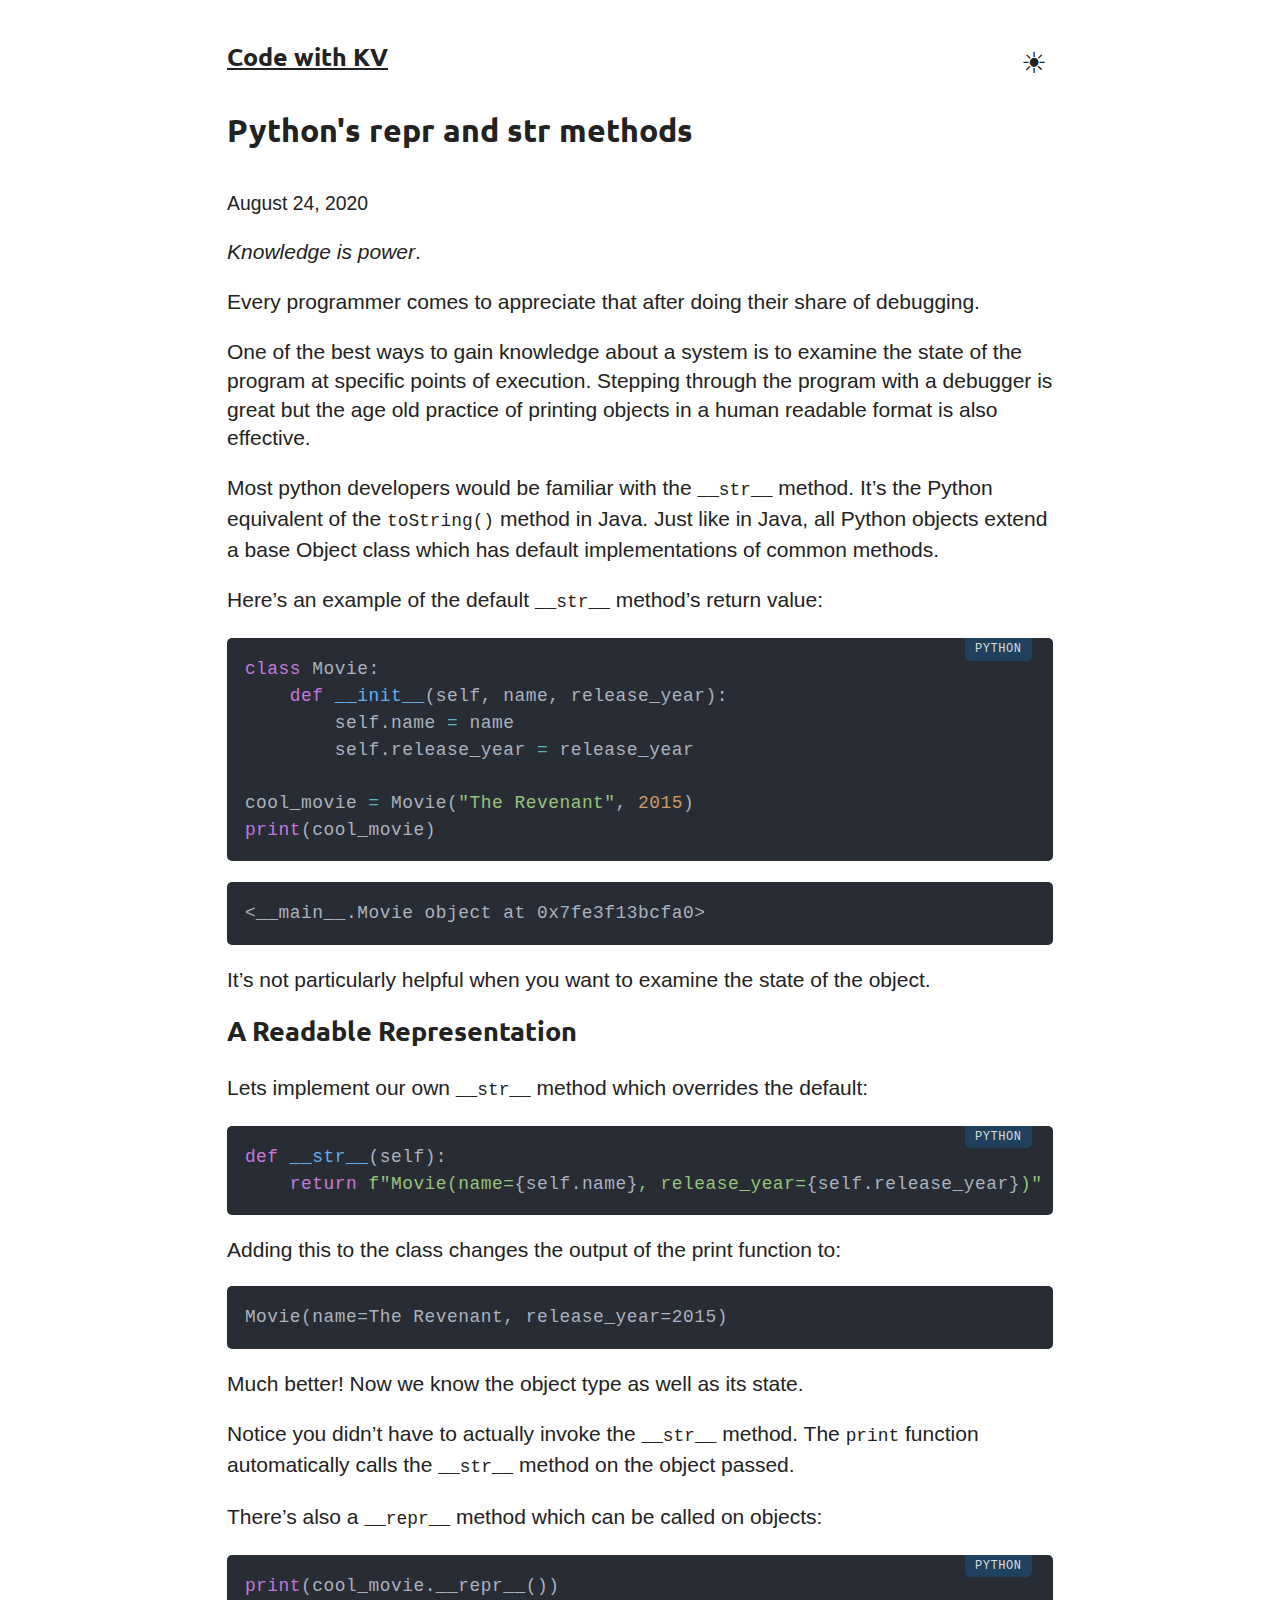
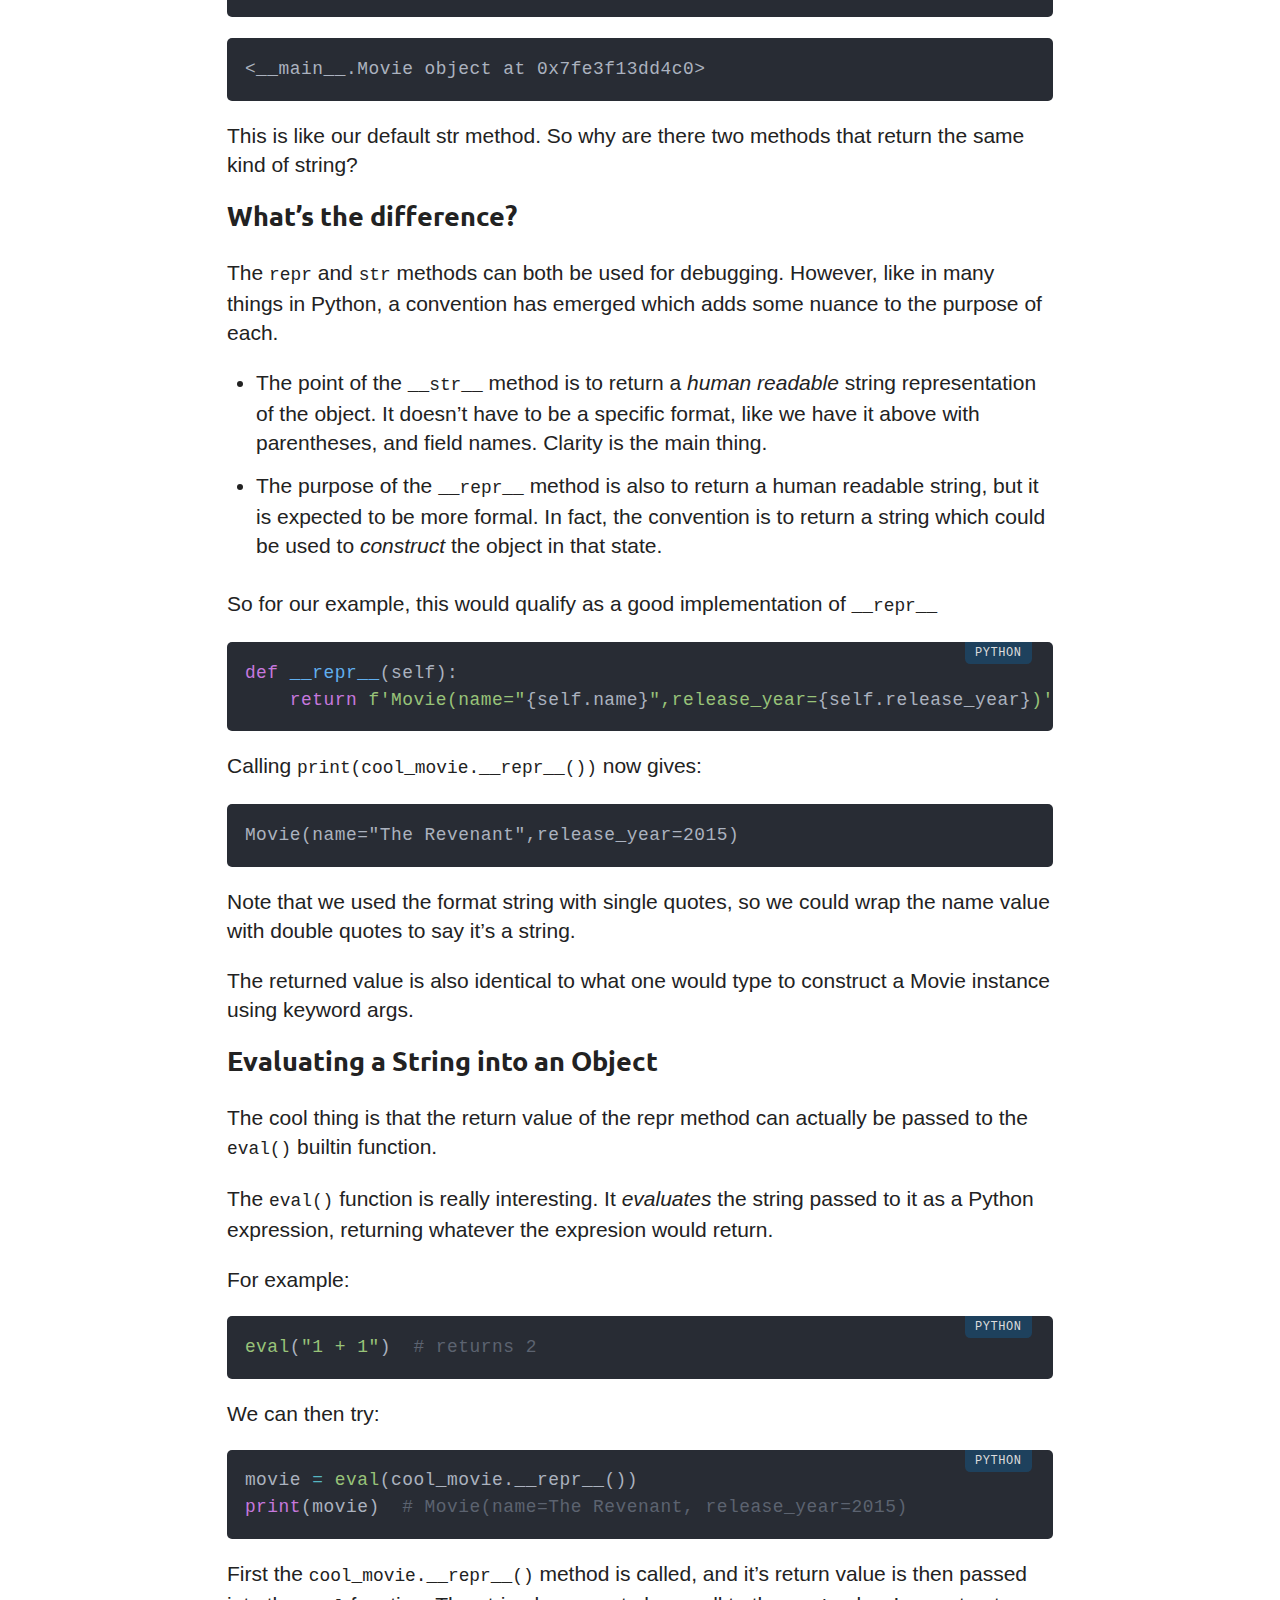
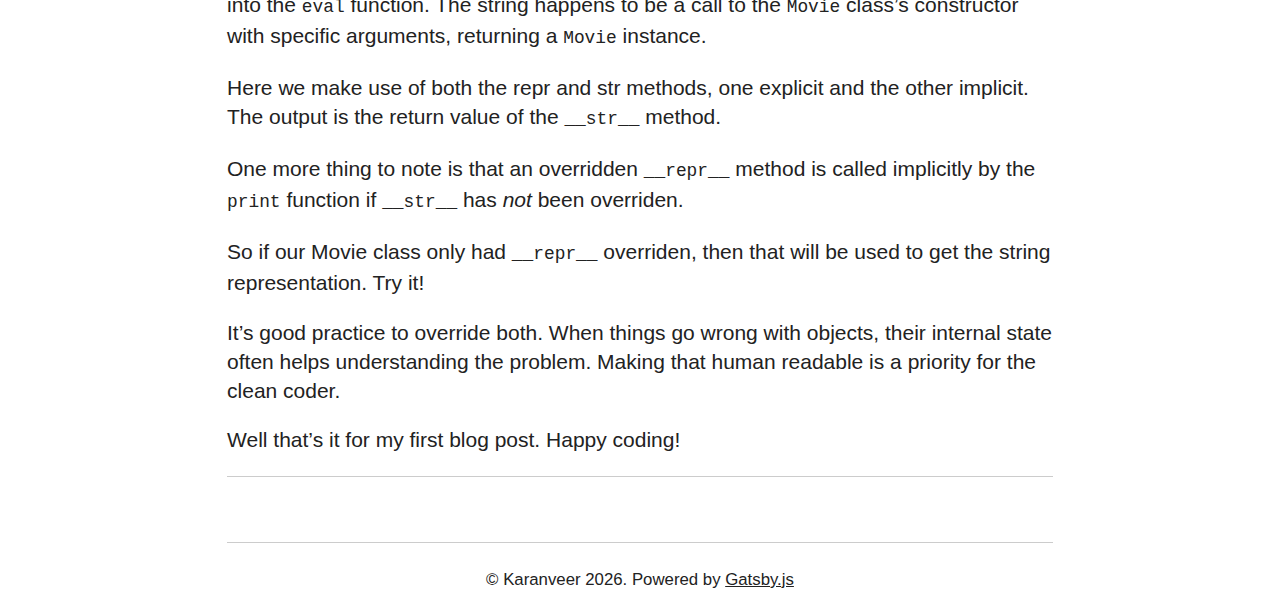
<file: python's-repr-and-str-methods/index.html>
<!DOCTYPE html><html lang="en"><head><meta charSet="utf-8"/><meta http-equiv="x-ua-compatible" content="ie=edge"/><meta name="viewport" content="width=device-width, initial-scale=1, shrink-to-fit=no"/><style id="typography.js">html{font-family:sans-serif;-ms-text-size-adjust:100%;-webkit-text-size-adjust:100%}body{margin:0}article,aside,details,figcaption,figure,footer,header,main,menu,nav,section,summary{display:block}audio,canvas,progress,video{display:inline-block}audio:not([controls]){display:none;height:0}progress{vertical-align:baseline}[hidden],template{display:none}a{background-color:transparent;-webkit-text-decoration-skip:objects}a:active,a:hover{outline-width:0}abbr[title]{border-bottom:none;text-decoration:underline;text-decoration:underline dotted}b,strong{font-weight:inherit;font-weight:bolder}dfn{font-style:italic}h1{font-size:2em;margin:.67em 0}mark{background-color:#ff0;color:#000}small{font-size:80%}sub,sup{font-size:75%;line-height:0;position:relative;vertical-align:baseline}sub{bottom:-.25em}sup{top:-.5em}img{border-style:none}svg:not(:root){overflow:hidden}code,kbd,pre,samp{font-family:monospace,monospace;font-size:1em}figure{margin:1em 40px}hr{box-sizing:content-box;height:0;overflow:visible}button,input,optgroup,select,textarea{font:inherit;margin:0}optgroup{font-weight:700}button,input{overflow:visible}button,select{text-transform:none}[type=reset],[type=submit],button,html [type=button]{-webkit-appearance:button}[type=button]::-moz-focus-inner,[type=reset]::-moz-focus-inner,[type=submit]::-moz-focus-inner,button::-moz-focus-inner{border-style:none;padding:0}[type=button]:-moz-focusring,[type=reset]:-moz-focusring,[type=submit]:-moz-focusring,button:-moz-focusring{outline:1px dotted ButtonText}fieldset{border:1px solid silver;margin:0 2px;padding:.35em .625em .75em}legend{box-sizing:border-box;color:inherit;display:table;max-width:100%;padding:0;white-space:normal}textarea{overflow:auto}[type=checkbox],[type=radio]{box-sizing:border-box;padding:0}[type=number]::-webkit-inner-spin-button,[type=number]::-webkit-outer-spin-button{height:auto}[type=search]{-webkit-appearance:textfield;outline-offset:-2px}[type=search]::-webkit-search-cancel-button,[type=search]::-webkit-search-decoration{-webkit-appearance:none}::-webkit-input-placeholder{color:inherit;opacity:.54}::-webkit-file-upload-button{-webkit-appearance:button;font:inherit}html{font:131.25%/1.38 'Yrsa','georgia',sans-serif;box-sizing:border-box;overflow-y:scroll;}*{box-sizing:inherit;}*:before{box-sizing:inherit;}*:after{box-sizing:inherit;}body{color:hsla(0,0%,0%,0.8);font-family:'Yrsa','georgia',sans-serif;font-weight:400;word-wrap:break-word;font-kerning:normal;-moz-font-feature-settings:"kern", "liga", "clig", "calt";-ms-font-feature-settings:"kern", "liga", "clig", "calt";-webkit-font-feature-settings:"kern", "liga", "clig", "calt";font-feature-settings:"kern", "liga", "clig", "calt";}img{max-width:100%;margin-left:0;margin-right:0;margin-top:0;padding-bottom:0;padding-left:0;padding-right:0;padding-top:0;margin-bottom:1.38rem;}h1{margin-left:0;margin-right:0;margin-top:0;padding-bottom:0;padding-left:0;padding-right:0;padding-top:0;margin-bottom:1.38rem;color:inherit;font-family:'Ubuntu';font-weight:700;text-rendering:optimizeLegibility;font-size:1.5rem;line-height:1.1;}h2{margin-left:0;margin-right:0;margin-top:0;padding-bottom:0;padding-left:0;padding-right:0;padding-top:0;margin-bottom:1.38rem;color:inherit;font-family:'Ubuntu';font-weight:700;text-rendering:optimizeLegibility;font-size:1.27542rem;line-height:1.1;}h3{margin-left:0;margin-right:0;margin-top:0;padding-bottom:0;padding-left:0;padding-right:0;padding-top:0;margin-bottom:1.38rem;color:inherit;font-family:'Ubuntu';font-weight:700;text-rendering:optimizeLegibility;font-size:1.17608rem;line-height:1.1;}h4{margin-left:0;margin-right:0;margin-top:0;padding-bottom:0;padding-left:0;padding-right:0;padding-top:0;margin-bottom:1.38rem;color:inherit;font-family:'Ubuntu';font-weight:700;text-rendering:optimizeLegibility;font-size:1rem;line-height:1.1;}h5{margin-left:0;margin-right:0;margin-top:0;padding-bottom:0;padding-left:0;padding-right:0;padding-top:0;margin-bottom:1.38rem;color:inherit;font-family:'Ubuntu';font-weight:700;text-rendering:optimizeLegibility;font-size:0.92211rem;line-height:1.1;}h6{margin-left:0;margin-right:0;margin-top:0;padding-bottom:0;padding-left:0;padding-right:0;padding-top:0;margin-bottom:1.38rem;color:inherit;font-family:'Ubuntu';font-weight:700;text-rendering:optimizeLegibility;font-size:0.88547rem;line-height:1.1;}hgroup{margin-left:0;margin-right:0;margin-top:0;padding-bottom:0;padding-left:0;padding-right:0;padding-top:0;margin-bottom:1.38rem;}ul{margin-left:1.38rem;margin-right:0;margin-top:0;padding-bottom:0;padding-left:0;padding-right:0;padding-top:0;margin-bottom:1.38rem;list-style-position:outside;list-style-image:none;}ol{margin-left:1.38rem;margin-right:0;margin-top:0;padding-bottom:0;padding-left:0;padding-right:0;padding-top:0;margin-bottom:1.38rem;list-style-position:outside;list-style-image:none;}dl{margin-left:0;margin-right:0;margin-top:0;padding-bottom:0;padding-left:0;padding-right:0;padding-top:0;margin-bottom:1.38rem;}dd{margin-left:0;margin-right:0;margin-top:0;padding-bottom:0;padding-left:0;padding-right:0;padding-top:0;margin-bottom:1.38rem;}p{margin-left:0;margin-right:0;margin-top:0;padding-bottom:0;padding-left:0;padding-right:0;padding-top:0;margin-bottom:1.38rem;}figure{margin-left:0;margin-right:0;margin-top:0;padding-bottom:0;padding-left:0;padding-right:0;padding-top:0;margin-bottom:1.38rem;}pre{margin-left:0;margin-right:0;margin-top:0;padding-bottom:0;padding-left:0;padding-right:0;padding-top:0;margin-bottom:1.38rem;font-size:0.85rem;line-height:1.38rem;}table{margin-left:0;margin-right:0;margin-top:0;padding-bottom:0;padding-left:0;padding-right:0;padding-top:0;margin-bottom:1.38rem;font-size:1rem;line-height:1.38rem;border-collapse:collapse;width:100%;}fieldset{margin-left:0;margin-right:0;margin-top:0;padding-bottom:0;padding-left:0;padding-right:0;padding-top:0;margin-bottom:1.38rem;}blockquote{margin-left:1.38rem;margin-right:1.38rem;margin-top:0;padding-bottom:0;padding-left:15px;padding-right:0;padding-top:0;margin-bottom:1.38rem;border-color:var(--textNormal);border-left:3px solid var(--textNormal);}form{margin-left:0;margin-right:0;margin-top:0;padding-bottom:0;padding-left:0;padding-right:0;padding-top:0;margin-bottom:1.38rem;}noscript{margin-left:0;margin-right:0;margin-top:0;padding-bottom:0;padding-left:0;padding-right:0;padding-top:0;margin-bottom:1.38rem;}iframe{margin-left:0;margin-right:0;margin-top:0;padding-bottom:0;padding-left:0;padding-right:0;padding-top:0;margin-bottom:1.38rem;}hr{margin-left:0;margin-right:0;margin-top:0;padding-bottom:0;padding-left:0;padding-right:0;padding-top:0;margin-bottom:calc(1.38rem - 1px);background:var(--hr);border:none;height:1px;}address{margin-left:0;margin-right:0;margin-top:0;padding-bottom:0;padding-left:0;padding-right:0;padding-top:0;margin-bottom:1.38rem;}b{font-weight:700;}strong{font-weight:700;}dt{font-weight:700;}th{font-weight:700;}li{margin-bottom:calc(1.38rem / 2);}ol li{padding-left:0;}ul li{padding-left:0;}li > ol{margin-left:1.38rem;margin-bottom:calc(1.38rem / 2);margin-top:calc(1.38rem / 2);}li > ul{margin-left:1.38rem;margin-bottom:calc(1.38rem / 2);margin-top:calc(1.38rem / 2);}blockquote *:last-child{margin-bottom:0;}li *:last-child{margin-bottom:0;}p *:last-child{margin-bottom:0;}li > p{margin-bottom:calc(1.38rem / 2);}code{font-size:0.85rem;line-height:1.38rem;}kbd{font-size:0.85rem;line-height:1.38rem;}samp{font-size:0.85rem;line-height:1.38rem;}abbr{border-bottom:1px dotted hsla(0,0%,0%,0.5);cursor:help;}acronym{border-bottom:1px dotted hsla(0,0%,0%,0.5);cursor:help;}abbr[title]{border-bottom:1px dotted hsla(0,0%,0%,0.5);cursor:help;text-decoration:none;}thead{text-align:left;}td,th{text-align:left;border-bottom:1px solid hsla(0,0%,0%,0.12);font-feature-settings:"tnum";-moz-font-feature-settings:"tnum";-ms-font-feature-settings:"tnum";-webkit-font-feature-settings:"tnum";padding-left:0.92rem;padding-right:0.92rem;padding-top:0.69rem;padding-bottom:calc(0.69rem - 1px);}th:first-child,td:first-child{padding-left:0;}th:last-child,td:last-child{padding-right:0;}a{color:var(--textLink);}h1,h2,h3{color:var(--textTitle);}</style><style data-href="/styles.1fc14f30dcfa6a58bcc4.css">@font-face{font-family:Montserrat;font-style:normal;font-display:swap;font-weight:100;src:local("Montserrat Thin "),local("Montserrat-Thin"),url(/static/montserrat-latin-100-191cc9f50f3b76b9617cb383f19acb7d.woff2) format("woff2"),url(/static/montserrat-latin-100-370318464551d5f25b0f0a78f374faac.woff) format("woff")}@font-face{font-family:Montserrat;font-style:italic;font-display:swap;font-weight:100;src:local("Montserrat Thin italic"),local("Montserrat-Thinitalic"),url(/static/montserrat-latin-100italic-bdeaeb79db315697bd173a55b097dc18.woff2) format("woff2"),url(/static/montserrat-latin-100italic-ecf7d49386e8f265878e735db34a7c4b.woff) format("woff")}@font-face{font-family:Montserrat;font-style:normal;font-display:swap;font-weight:200;src:local("Montserrat Extra Light "),local("Montserrat-Extra Light"),url(/static/montserrat-latin-200-85d5ef9db7f2dc6979172a4a3b2c57cb.woff2) format("woff2"),url(/static/montserrat-latin-200-1fc98e126a3d152549240e6244d7e669.woff) format("woff")}@font-face{font-family:Montserrat;font-style:italic;font-display:swap;font-weight:200;src:local("Montserrat Extra Light italic"),local("Montserrat-Extra Lightitalic"),url(/static/montserrat-latin-200italic-49095760a498d024fe1a85a078850df9.woff2) format("woff2"),url(/static/montserrat-latin-200italic-fe46cf8b9462c820457d3bf537e4057f.woff) format("woff")}@font-face{font-family:Montserrat;font-style:normal;font-display:swap;font-weight:300;src:local("Montserrat Light "),local("Montserrat-Light"),url(/static/montserrat-latin-300-7c3daf12b706645b5d3710f863a4da04.woff2) format("woff2"),url(/static/montserrat-latin-300-8dc95fab9cf98d02ca8d76e97d3dff60.woff) format("woff")}@font-face{font-family:Montserrat;font-style:italic;font-display:swap;font-weight:300;src:local("Montserrat Light italic"),local("Montserrat-Lightitalic"),url(/static/montserrat-latin-300italic-f20b178ca2024a5eac8e42e6649db86c.woff2) format("woff2"),url(/static/montserrat-latin-300italic-3fe16939288856e8e828fa2661bf2354.woff) format("woff")}@font-face{font-family:Montserrat;font-style:normal;font-display:swap;font-weight:400;src:local("Montserrat Regular "),local("Montserrat-Regular"),url(/static/montserrat-latin-400-bc3aa95dca08f5fee5291e34959c27bc.woff2) format("woff2"),url(/static/montserrat-latin-400-8102c4838f9e3d08dad644290a9cb701.woff) format("woff")}@font-face{font-family:Montserrat;font-style:italic;font-display:swap;font-weight:400;src:local("Montserrat Regular italic"),local("Montserrat-Regularitalic"),url(/static/montserrat-latin-400italic-5cad650422a7184467af5a4d17b264c4.woff2) format("woff2"),url(/static/montserrat-latin-400italic-d191f22af3bb50902b99ac577f81a322.woff) format("woff")}@font-face{font-family:Montserrat;font-style:normal;font-display:swap;font-weight:500;src:local("Montserrat Medium "),local("Montserrat-Medium"),url(/static/montserrat-latin-500-92d16e458625f4d2c8940f6bdca0ff09.woff2) format("woff2"),url(/static/montserrat-latin-500-8b763220218ffc11c57c84ddb80e7b26.woff) format("woff")}@font-face{font-family:Montserrat;font-style:italic;font-display:swap;font-weight:500;src:local("Montserrat Medium italic"),local("Montserrat-Mediumitalic"),url(/static/montserrat-latin-500italic-47bfcca6b69d6a9acca7a8bff17193e2.woff2) format("woff2"),url(/static/montserrat-latin-500italic-72c01f753c3940c0b9cb6bf2389caddf.woff) format("woff")}@font-face{font-family:Montserrat;font-style:normal;font-display:swap;font-weight:600;src:local("Montserrat SemiBold "),local("Montserrat-SemiBold"),url(/static/montserrat-latin-600-6fb1b5623e528e27c18658fecf5ee0ee.woff2) format("woff2"),url(/static/montserrat-latin-600-7c839d15a6f54e7025ba8c0c4b333e8f.woff) format("woff")}@font-face{font-family:Montserrat;font-style:italic;font-display:swap;font-weight:600;src:local("Montserrat SemiBold italic"),local("Montserrat-SemiBolditalic"),url(/static/montserrat-latin-600italic-60789af1c9338ed1a9546722ec54b4f7.woff2) format("woff2"),url(/static/montserrat-latin-600italic-f3d4de8d0afb19e777c79032ce828e3d.woff) format("woff")}@font-face{font-family:Montserrat;font-style:normal;font-display:swap;font-weight:700;src:local("Montserrat Bold "),local("Montserrat-Bold"),url(/static/montserrat-latin-700-39d93cf678c740f9f6b2b1cfde34bee3.woff2) format("woff2"),url(/static/montserrat-latin-700-80f10bd382f0df1cd650fec59f3c9394.woff) format("woff")}@font-face{font-family:Montserrat;font-style:italic;font-display:swap;font-weight:700;src:local("Montserrat Bold italic"),local("Montserrat-Bolditalic"),url(/static/montserrat-latin-700italic-ba136d97b14e82284dd595e257f11c47.woff2) format("woff2"),url(/static/montserrat-latin-700italic-8c98142b425630821139c24bd1698700.woff) format("woff")}@font-face{font-family:Montserrat;font-style:normal;font-display:swap;font-weight:800;src:local("Montserrat ExtraBold "),local("Montserrat-ExtraBold"),url(/static/montserrat-latin-800-b7018be9ed6cd94da8b6675b3a468c3b.woff2) format("woff2"),url(/static/montserrat-latin-800-9a9befcf50d64f9d2d19d8b1d1984add.woff) format("woff")}@font-face{font-family:Montserrat;font-style:italic;font-display:swap;font-weight:800;src:local("Montserrat ExtraBold italic"),local("Montserrat-ExtraBolditalic"),url(/static/montserrat-latin-800italic-540ffdd223d1a9ad3d4e678e1a23372e.woff2) format("woff2"),url(/static/montserrat-latin-800italic-897086f99f4e1f45e6b1e9368527d0bc.woff) format("woff")}@font-face{font-family:Montserrat;font-style:normal;font-display:swap;font-weight:900;src:local("Montserrat Black "),local("Montserrat-Black"),url(/static/montserrat-latin-900-58cd789700850375b834e8b6776002eb.woff2) format("woff2"),url(/static/montserrat-latin-900-26d42c9428780e545a540bbb50c84bce.woff) format("woff")}@font-face{font-family:Montserrat;font-style:italic;font-display:swap;font-weight:900;src:local("Montserrat Black italic"),local("Montserrat-Blackitalic"),url(/static/montserrat-latin-900italic-451157bc8861fe54f523b3669a3def71.woff2) format("woff2"),url(/static/montserrat-latin-900italic-a8ec4957e1c24f5793305763ad9845b3.woff) format("woff")}@font-face{font-family:Merriweather;font-style:normal;font-display:swap;font-weight:300;src:local("Merriweather Light "),local("Merriweather-Light"),url(/static/merriweather-latin-300-b1158cfcd4aacb9d8fb61625e37af46a.woff2) format("woff2"),url(/static/merriweather-latin-300-cc7de05e166e90320d7d896e0f72a19d.woff) format("woff")}@font-face{font-family:Merriweather;font-style:italic;font-display:swap;font-weight:300;src:local("Merriweather Light italic"),local("Merriweather-Lightitalic"),url(/static/merriweather-latin-300italic-8fe52a48089d6ebe46db0b8e7cc66263.woff2) format("woff2"),url(/static/merriweather-latin-300italic-e1331f5397c2a673f9d3765138debdb5.woff) format("woff")}@font-face{font-family:Merriweather;font-style:normal;font-display:swap;font-weight:400;src:local("Merriweather Regular "),local("Merriweather-Regular"),url(/static/merriweather-latin-400-8276fdb72ae8f4714d4e6eba704cc39f.woff2) format("woff2"),url(/static/merriweather-latin-400-69f09800f4f6479d06e44eba837df872.woff) format("woff")}@font-face{font-family:Merriweather;font-style:italic;font-display:swap;font-weight:400;src:local("Merriweather Regular italic"),local("Merriweather-Regularitalic"),url(/static/merriweather-latin-400italic-3a9be9ea9f7aa4af6de7307df21d9fc0.woff2) format("woff2"),url(/static/merriweather-latin-400italic-d76079ed7541a433a54f79316de086e9.woff) format("woff")}@font-face{font-family:Merriweather;font-style:normal;font-display:swap;font-weight:700;src:local("Merriweather Bold "),local("Merriweather-Bold"),url(/static/merriweather-latin-700-fa534be7ffa380e39a7f6e03bf9a5e03.woff2) format("woff2"),url(/static/merriweather-latin-700-ba56ea84b8084b7ff9677f50d3cd81bd.woff) format("woff")}@font-face{font-family:Merriweather;font-style:italic;font-display:swap;font-weight:700;src:local("Merriweather Bold italic"),local("Merriweather-Bolditalic"),url(/static/merriweather-latin-700italic-1ef5edaaa20ae53ea50399884c5e48c6.woff2) format("woff2"),url(/static/merriweather-latin-700italic-534bc9e7ce93c73d73426e46acd78092.woff) format("woff")}@font-face{font-family:Merriweather;font-style:normal;font-display:swap;font-weight:900;src:local("Merriweather Black "),local("Merriweather-Black"),url(/static/merriweather-latin-900-7528fb70e8a4a82c7305e72ff43ac25f.woff2) format("woff2"),url(/static/merriweather-latin-900-3799b6e2f5ed3fcccf9d7a708d7419fa.woff) format("woff")}@font-face{font-family:Merriweather;font-style:italic;font-display:swap;font-weight:900;src:local("Merriweather Black italic"),local("Merriweather-Blackitalic"),url(/static/merriweather-latin-900italic-e1b4d2aaa78e12ad84aaf8a56321e4c2.woff2) format("woff2"),url(/static/merriweather-latin-900italic-2ae22f731b3424e8dbb4b37f7ca6e708.woff) format("woff")}body{--bg:#fff;--textNormal:#222;--textTitle:#222;--textLink:#222;--hr:rgba(0,0,0,0.2);background-color:var(--bg)}p{margin-bottom:1em}body.dark{-webkit-font-smoothing:antialiased;--bg:#161923;--textNormal:#bcbdcf;--textTitle:#bcbdcf;--textLink:#bcbdcf;--hr:hsla(0,0%,100%,0.2)}.center{text-align:center}.centerAndBotMargin{text-align:center;margin-bottom:2rem}.themeToggler{background:transparent;border-width:0;color:var(--textNormal);outline:none}.gatsby-highlight{position:relative}.gatsby-highlight,.gatsby-highlight pre[class*=language-]{-webkit-overflow-scrolling:touch}.gatsby-highlight{letter-spacing:.025rem;margin-bottom:1em}pre[class*=language-]:before{background:#000;border-radius:0 0 .25rem .25rem;color:#fff;font-size:12px;letter-spacing:.025rem;padding:.1rem .5rem;position:absolute;right:1rem;text-align:right;text-transform:uppercase;top:0}pre[class=language-python]:before{content:"python";background:#1e415d;color:#dcdcdc}pre[class=language-js]:before{content:"js";background:#fffd80;color:#1d1d1d}.postTitle{margin-top:2rem;margin-bottom:0}.postBody{margin-top:2rem;display:block}.postNavUl{display:flex;flex-wrap:wrap;justify-content:space-between;list-style:none;padding:0}.navLink,hr{margin-bottom:1rem}.navLink{padding-right:20px;display:inline-flex}code[class*=language-],pre[class*=language-]{color:#abb2bf;background:none;font-family:Consolas,Monaco,Andale Mono,Ubuntu Mono,monospace;text-align:left;white-space:pre;word-spacing:normal;word-break:normal;word-wrap:normal;line-height:1.5;-moz-tab-size:4;-o-tab-size:4;tab-size:4;-webkit-hyphens:none;-ms-hyphens:none;hyphens:none}code[class*=language-]::selection,code[class*=language-] ::selection,pre[class*=language-]::selection,pre[class*=language-] ::selection{text-shadow:none;background:#9aa2b1}@media print{code[class*=language-],pre[class*=language-]{text-shadow:none}}pre[class*=language-]{padding:1em;margin:.5em 0;overflow:auto;border-radius:5px}:not(pre)>code[class*=language-],pre[class*=language-]{background:#282c34}:not(pre)>code[class*=language-]{padding:.1em;border-radius:.3em;white-space:normal}.token.cdata,.token.comment,.token.doctype,.token.prolog{color:#5c6370}.token.punctuation{color:#abb2bf}.token.selector,.token.tag{color:#e06c75}.token.attr-name,.token.boolean,.token.constant,.token.deleted,.token.number,.token.property,.token.symbol{color:#d19a66}.token.attr-value,.token.builtin,.token.char,.token.inserted,.token.string{color:#98c379}.language-css .token.string,.style .token.string,.token.entity,.token.operator,.token.url{color:#56b6c2}.token.atrule,.token.keyword{color:#c678dd}.token.function{color:#61afef}.token.important,.token.regex,.token.variable{color:#c678dd}.token.bold,.token.important{font-weight:700}.token.italic{font-style:italic}.token.entity{cursor:help}pre.line-numbers{padding-left:3.8em;counter-reset:linenumber}pre.line-numbers,pre.line-numbers>code{position:relative}.line-numbers .line-numbers-rows{position:absolute;pointer-events:none;top:0;font-size:100%;left:-3.8em;width:3em;letter-spacing:-1px;border-right:0;-webkit-user-select:none;-ms-user-select:none;user-select:none}.line-numbers-rows>span{pointer-events:none;display:block;counter-increment:linenumber}.line-numbers-rows>span:before{content:counter(linenumber);color:#5c6370;display:block;padding-right:.8em;text-align:right}</style><meta name="generator" content="Gatsby 2.24.91"/><link rel="alternate" type="application/rss+xml" href="/rss.xml"/><link rel="icon" href="/favicon-32x32.png?v=84df489f38d20801cf2e9a309663891c"/><link rel="manifest" href="/manifest.webmanifest"/><meta name="theme-color" content="#663399"/><link rel="apple-touch-icon" sizes="48x48" href="/icons/icon-48x48.png?v=84df489f38d20801cf2e9a309663891c"/><link rel="apple-touch-icon" sizes="72x72" href="/icons/icon-72x72.png?v=84df489f38d20801cf2e9a309663891c"/><link rel="apple-touch-icon" sizes="96x96" href="/icons/icon-96x96.png?v=84df489f38d20801cf2e9a309663891c"/><link rel="apple-touch-icon" sizes="144x144" href="/icons/icon-144x144.png?v=84df489f38d20801cf2e9a309663891c"/><link rel="apple-touch-icon" sizes="192x192" href="/icons/icon-192x192.png?v=84df489f38d20801cf2e9a309663891c"/><link rel="apple-touch-icon" sizes="256x256" href="/icons/icon-256x256.png?v=84df489f38d20801cf2e9a309663891c"/><link rel="apple-touch-icon" sizes="384x384" href="/icons/icon-384x384.png?v=84df489f38d20801cf2e9a309663891c"/><link rel="apple-touch-icon" sizes="512x512" href="/icons/icon-512x512.png?v=84df489f38d20801cf2e9a309663891c"/><title data-react-helmet="true">Python&#x27;s repr and str methods | Code with KV</title><meta data-react-helmet="true" name="description" content="Examining object state"/><meta data-react-helmet="true" property="og:title" content="Python&#x27;s repr and str methods"/><meta data-react-helmet="true" property="og:description" content="Examining object state"/><meta data-react-helmet="true" property="og:type" content="website"/><link href="//fonts.googleapis.com/css?family=Ubuntu:500" rel="stylesheet" type="text/css"/><link as="script" rel="preload" href="/webpack-runtime-e18ad272485da6f3c815.js"/><link as="script" rel="preload" href="/styles-55e82d6ff5158c00b714.js"/><link as="script" rel="preload" href="/framework-de237a875aa45b276a9d.js"/><link as="script" rel="preload" href="/app-b6f62a13beed2a023e91.js"/><link as="script" rel="preload" href="/commons-8c34e9c2877a8e6b42c5.js"/><link as="script" rel="preload" href="/component---src-templates-blog-post-js-4523ee106d63ebc83be6.js"/><link as="fetch" rel="preload" href="/page-data/python&#x27;s-repr-and-str-methods/page-data.json" crossorigin="anonymous"/><link as="fetch" rel="preload" href="/page-data/sq/d/3000541721.json" crossorigin="anonymous"/><link as="fetch" rel="preload" href="/page-data/sq/d/88720316.json" crossorigin="anonymous"/><link as="fetch" rel="preload" href="/page-data/app-data.json" crossorigin="anonymous"/></head><body><script>
void function() {
  window.__onThemeChange = function() {}

  var preferredTheme
  try {
    preferredTheme = localStorage.getItem('theme')
  } catch (err) { }

  function setTheme(newTheme) {
    if (preferredTheme && document.body.classList.contains(preferredTheme)) {
      document.body.classList.replace(preferredTheme, newTheme)
    } else {
      document.body.classList.add(newTheme)
    }

    window.__theme = newTheme
    preferredTheme = newTheme
    window.__onThemeChange(newTheme)
  }

  window.__setPreferredTheme = function(newTheme) {
    setTheme(newTheme)
    try {
      localStorage.setItem('theme', newTheme)
    } catch (err) {}
  }

  var darkQuery = window.matchMedia('(prefers-color-scheme: dark)')
  darkQuery.addListener(function(e) {
    window.__setPreferredTheme(e.matches ? 'dark' : 'light')
  })

  setTheme(preferredTheme || (darkQuery.matches ? 'dark' : 'light'))
}()
    </script><div id="___gatsby"><div style="outline:none" tabindex="-1" id="gatsby-focus-wrapper"><div style="margin-left:auto;margin-right:auto;max-width:41.4rem;padding:2.07rem 1.035rem;background-color:var(--bg);color:var(--textNormal)"><div style="float:right"><button class="themeToggler" style="cursor:pointer;font-size:1.38rem" tabindex="0">☀</button></div><header style="margin:auto"><h3><a href="/">Code with KV</a></h3></header><main><article><header><h1 class="postTitle">Python&#x27;s repr and str methods</h1><p class="postBody" style="font-size:0.92211rem;line-height:1.38rem">August 24, 2020</p></header><section><p><em>Knowledge is power</em>.</p>
<p>Every programmer comes to appreciate that after doing their share of debugging.</p>
<p>One of the best ways to gain knowledge about a system is to examine the state of the program at specific points of execution.
Stepping through the program with a debugger is great but the age old practice of printing objects in a human readable format is also effective.</p>
<p>Most python developers would be familiar with the <code>__str__</code> method. It’s the Python equivalent of the <code>toString()</code> method in Java.
Just like in Java, all Python objects extend a base Object class which has default implementations of common methods.</p>
<p>Here’s an example of the default <code>__str__</code> method’s return value:</p>
<div class="gatsby-highlight" data-language="python"><pre class="language-python"><code class="language-python"><span class="token keyword">class</span> <span class="token class-name">Movie</span><span class="token punctuation">:</span>
    <span class="token keyword">def</span> <span class="token function">__init__</span><span class="token punctuation">(</span>self<span class="token punctuation">,</span> name<span class="token punctuation">,</span> release_year<span class="token punctuation">)</span><span class="token punctuation">:</span>
        self<span class="token punctuation">.</span>name <span class="token operator">=</span> name
        self<span class="token punctuation">.</span>release_year <span class="token operator">=</span> release_year

cool_movie <span class="token operator">=</span> Movie<span class="token punctuation">(</span><span class="token string">"The Revenant"</span><span class="token punctuation">,</span> <span class="token number">2015</span><span class="token punctuation">)</span>
<span class="token keyword">print</span><span class="token punctuation">(</span>cool_movie<span class="token punctuation">)</span></code></pre></div>
<div class="gatsby-highlight" data-language="text"><pre class="language-text"><code class="language-text">&lt;__main__.Movie object at 0x7fe3f13bcfa0&gt;</code></pre></div>
<p>It’s not particularly helpful when you want to examine the state of the object. </p>
<h2>A Readable Representation</h2>
<p>Lets implement our own <code>__str__</code> method which overrides the default:</p>
<div class="gatsby-highlight" data-language="python"><pre class="language-python"><code class="language-python"><span class="token keyword">def</span> <span class="token function">__str__</span><span class="token punctuation">(</span>self<span class="token punctuation">)</span><span class="token punctuation">:</span>
    <span class="token keyword">return</span> <span class="token string-interpolation"><span class="token string">f"Movie(name=</span><span class="token interpolation"><span class="token punctuation">{</span>self<span class="token punctuation">.</span>name<span class="token punctuation">}</span></span><span class="token string">, release_year=</span><span class="token interpolation"><span class="token punctuation">{</span>self<span class="token punctuation">.</span>release_year<span class="token punctuation">}</span></span><span class="token string">)"</span></span></code></pre></div>
<p>Adding this to the class changes the output of the print function to:</p>
<div class="gatsby-highlight" data-language="text"><pre class="language-text"><code class="language-text">Movie(name=The Revenant, release_year=2015)</code></pre></div>
<p>Much better! Now we know the object type as well as its state.</p>
<p>Notice you didn’t have to actually invoke the <code>__str__</code> method. The
<code>print</code> function automatically calls the <code>__str__</code> method on the object passed.</p>
<p>There’s also a <code>__repr__</code> method which can be called on objects:</p>
<div class="gatsby-highlight" data-language="python"><pre class="language-python"><code class="language-python"><span class="token keyword">print</span><span class="token punctuation">(</span>cool_movie<span class="token punctuation">.</span>__repr__<span class="token punctuation">(</span><span class="token punctuation">)</span><span class="token punctuation">)</span></code></pre></div>
<div class="gatsby-highlight" data-language="text"><pre class="language-text"><code class="language-text">&lt;__main__.Movie object at 0x7fe3f13dd4c0&gt;</code></pre></div>
<p>This is like our default str method. So why are there two methods that return the same kind of string?</p>
<h2>What’s the difference?</h2>
<p>The <code>repr</code> and <code>str</code> methods can both be used for debugging. However, like in many things in Python, a convention has emerged which adds some nuance to the purpose of each.</p>
<ul>
<li>The point of the <code>__str__</code> method is to return a <em>human readable</em> string representation
of the object. It doesn’t have to be a specific format, like we have it above with parentheses, and field names. Clarity is the main thing.</li>
<li>The purpose of the <code>__repr__</code> method is also to return a human readable string, but it is expected to be more formal. In fact, the convention is to return a string which could be used to <em>construct</em> the object in that state. </li>
</ul>
<p>So for our example, this would qualify as a good implementation of <code>__repr__</code></p>
<div class="gatsby-highlight" data-language="python"><pre class="language-python"><code class="language-python"><span class="token keyword">def</span> <span class="token function">__repr__</span><span class="token punctuation">(</span>self<span class="token punctuation">)</span><span class="token punctuation">:</span>
    <span class="token keyword">return</span> <span class="token string-interpolation"><span class="token string">f'Movie(name="</span><span class="token interpolation"><span class="token punctuation">{</span>self<span class="token punctuation">.</span>name<span class="token punctuation">}</span></span><span class="token string">",release_year=</span><span class="token interpolation"><span class="token punctuation">{</span>self<span class="token punctuation">.</span>release_year<span class="token punctuation">}</span></span><span class="token string">)'</span></span></code></pre></div>
<p>Calling <code>print(cool_movie.__repr__())</code> now gives:</p>
<div class="gatsby-highlight" data-language="text"><pre class="language-text"><code class="language-text">Movie(name=&quot;The Revenant&quot;,release_year=2015)</code></pre></div>
<p>Note that we used the format string with single quotes, so we could wrap the name value with double quotes to say it’s a string.</p>
<p>The returned value is also identical to what one would type to construct a Movie instance using keyword args.</p>
<h2>Evaluating a String into an Object</h2>
<p>The cool thing is that the return value of the repr method can actually be passed to the <code>eval()</code> builtin function.</p>
<p>The <code>eval()</code> function is really interesting. It <em>evaluates</em> the string passed to it as a Python expression, returning
whatever the expresion would return.</p>
<p>For example:</p>
<div class="gatsby-highlight" data-language="python"><pre class="language-python"><code class="language-python"><span class="token builtin">eval</span><span class="token punctuation">(</span><span class="token string">"1 + 1"</span><span class="token punctuation">)</span>  <span class="token comment"># returns 2</span></code></pre></div>
<p>We can then try:</p>
<div class="gatsby-highlight" data-language="python"><pre class="language-python"><code class="language-python">movie <span class="token operator">=</span> <span class="token builtin">eval</span><span class="token punctuation">(</span>cool_movie<span class="token punctuation">.</span>__repr__<span class="token punctuation">(</span><span class="token punctuation">)</span><span class="token punctuation">)</span>
<span class="token keyword">print</span><span class="token punctuation">(</span>movie<span class="token punctuation">)</span>  <span class="token comment"># Movie(name=The Revenant, release_year=2015)</span></code></pre></div>
<p>First the <code>cool_movie.__repr__()</code> method is called, and it’s return value is then passed into the <code>eval</code> function.
The string happens to be a call to the <code>Movie</code> class’s constructor with specific arguments, returning a <code>Movie</code> instance.</p>
<p>Here we make use of both the repr and str methods, one explicit and the other implicit. The output is the return value of
the <code>__str__</code> method.</p>
<p>One more thing to note is that an overridden <code>__repr__</code> method is called implicitly by the <code>print</code> function if <code>__str__</code>
has <em>not</em> been overriden.</p>
<p>So if our Movie class only had <code>__repr__</code> overriden, then that will be used to get the string representation. Try it!</p>
<p>It’s good practice to override both.
When things go wrong with objects, their internal state often helps understanding the problem. Making that human readable is a
priority for the clean coder.</p>
<p>Well that’s it for my first blog post. Happy coding!</p></section><hr/></article><nav><ul class="postNavUl"><li></li><li></li></ul></nav></main><hr/><div class="center"><footer><small>© <!-- -->Karanveer<!-- --> <!-- -->2020<!-- -->. Powered by <a href="http://gatsbyjs.org" target="_blank" rel="noreferrer">Gatsby.js</a></small></footer></div></div></div><div id="gatsby-announcer" style="position:absolute;top:0;width:1px;height:1px;padding:0;overflow:hidden;clip:rect(0, 0, 0, 0);white-space:nowrap;border:0" aria-live="assertive" aria-atomic="true"></div></div><script id="gatsby-script-loader">/*<![CDATA[*/window.pagePath="/python's-repr-and-str-methods/";/*]]>*/</script><script id="gatsby-chunk-mapping">/*<![CDATA[*/window.___chunkMapping={"polyfill":["/polyfill-472e537f7424864d9926.js"],"app":["/app-b6f62a13beed2a023e91.js"],"component---src-pages-404-js":["/component---src-pages-404-js-0414ba88c3f03e9998d9.js"],"component---src-pages-about-js":["/component---src-pages-about-js-8167b34ad95955e880c4.js"],"component---src-pages-index-js":["/component---src-pages-index-js-df79b95b09139f273353.js"],"component---src-templates-all-tags-index-js":["/component---src-templates-all-tags-index-js-db38ebca78233e43be20.js"],"component---src-templates-blog-post-js":["/component---src-templates-blog-post-js-4523ee106d63ebc83be6.js"],"component---src-templates-single-tag-index-js":["/component---src-templates-single-tag-index-js-13fa8bac526eaeaa96ce.js"]};/*]]>*/</script><script src="/polyfill-472e537f7424864d9926.js" nomodule=""></script><script src="/component---src-templates-blog-post-js-4523ee106d63ebc83be6.js" async=""></script><script src="/commons-8c34e9c2877a8e6b42c5.js" async=""></script><script src="/app-b6f62a13beed2a023e91.js" async=""></script><script src="/framework-de237a875aa45b276a9d.js" async=""></script><script src="/styles-55e82d6ff5158c00b714.js" async=""></script><script src="/webpack-runtime-e18ad272485da6f3c815.js" async=""></script></body></html>
</file>
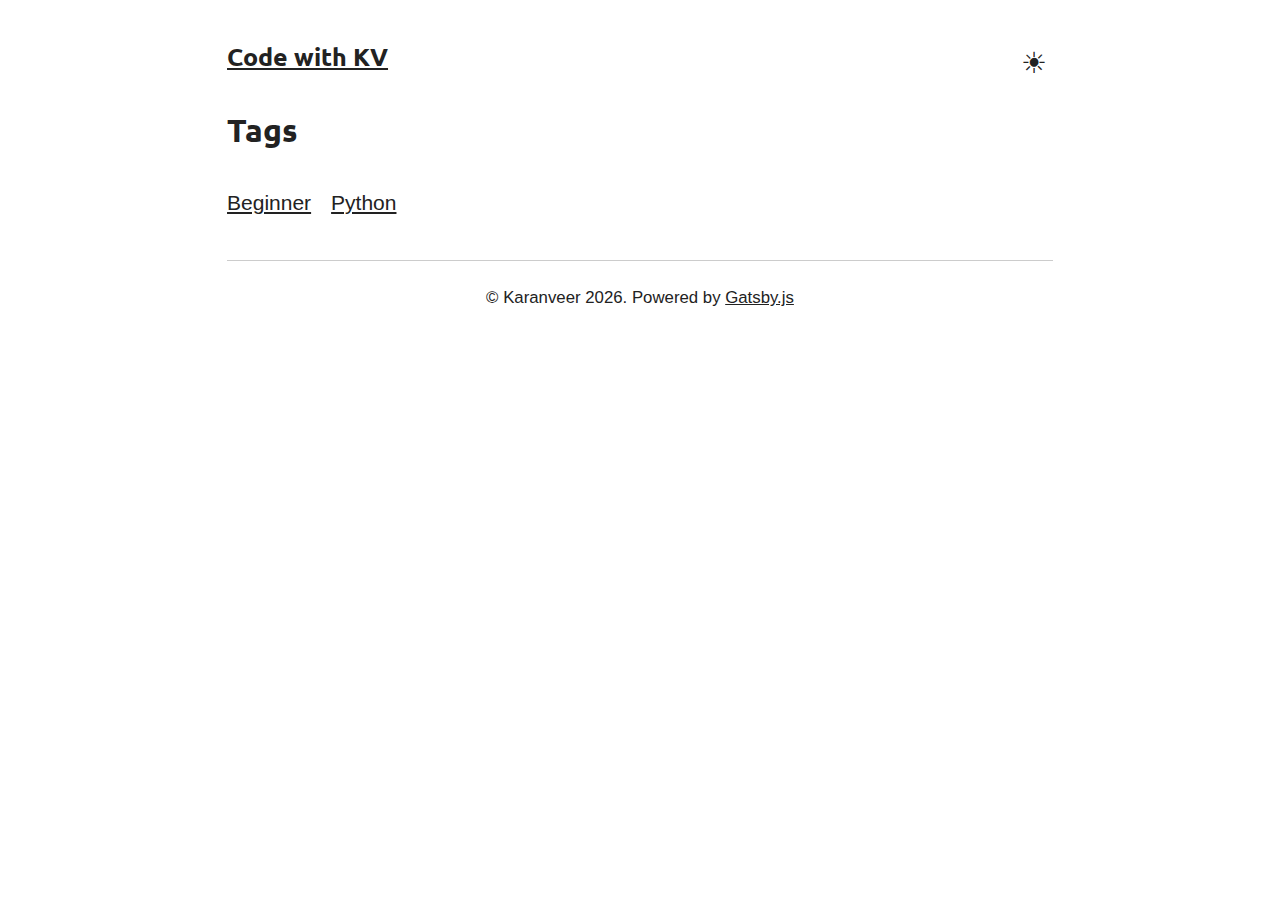
<file: tags/index.html>
<!DOCTYPE html><html lang="en"><head><meta charSet="utf-8"/><meta http-equiv="x-ua-compatible" content="ie=edge"/><meta name="viewport" content="width=device-width, initial-scale=1, shrink-to-fit=no"/><style id="typography.js">html{font-family:sans-serif;-ms-text-size-adjust:100%;-webkit-text-size-adjust:100%}body{margin:0}article,aside,details,figcaption,figure,footer,header,main,menu,nav,section,summary{display:block}audio,canvas,progress,video{display:inline-block}audio:not([controls]){display:none;height:0}progress{vertical-align:baseline}[hidden],template{display:none}a{background-color:transparent;-webkit-text-decoration-skip:objects}a:active,a:hover{outline-width:0}abbr[title]{border-bottom:none;text-decoration:underline;text-decoration:underline dotted}b,strong{font-weight:inherit;font-weight:bolder}dfn{font-style:italic}h1{font-size:2em;margin:.67em 0}mark{background-color:#ff0;color:#000}small{font-size:80%}sub,sup{font-size:75%;line-height:0;position:relative;vertical-align:baseline}sub{bottom:-.25em}sup{top:-.5em}img{border-style:none}svg:not(:root){overflow:hidden}code,kbd,pre,samp{font-family:monospace,monospace;font-size:1em}figure{margin:1em 40px}hr{box-sizing:content-box;height:0;overflow:visible}button,input,optgroup,select,textarea{font:inherit;margin:0}optgroup{font-weight:700}button,input{overflow:visible}button,select{text-transform:none}[type=reset],[type=submit],button,html [type=button]{-webkit-appearance:button}[type=button]::-moz-focus-inner,[type=reset]::-moz-focus-inner,[type=submit]::-moz-focus-inner,button::-moz-focus-inner{border-style:none;padding:0}[type=button]:-moz-focusring,[type=reset]:-moz-focusring,[type=submit]:-moz-focusring,button:-moz-focusring{outline:1px dotted ButtonText}fieldset{border:1px solid silver;margin:0 2px;padding:.35em .625em .75em}legend{box-sizing:border-box;color:inherit;display:table;max-width:100%;padding:0;white-space:normal}textarea{overflow:auto}[type=checkbox],[type=radio]{box-sizing:border-box;padding:0}[type=number]::-webkit-inner-spin-button,[type=number]::-webkit-outer-spin-button{height:auto}[type=search]{-webkit-appearance:textfield;outline-offset:-2px}[type=search]::-webkit-search-cancel-button,[type=search]::-webkit-search-decoration{-webkit-appearance:none}::-webkit-input-placeholder{color:inherit;opacity:.54}::-webkit-file-upload-button{-webkit-appearance:button;font:inherit}html{font:131.25%/1.38 'Yrsa','georgia',sans-serif;box-sizing:border-box;overflow-y:scroll;}*{box-sizing:inherit;}*:before{box-sizing:inherit;}*:after{box-sizing:inherit;}body{color:hsla(0,0%,0%,0.8);font-family:'Yrsa','georgia',sans-serif;font-weight:400;word-wrap:break-word;font-kerning:normal;-moz-font-feature-settings:"kern", "liga", "clig", "calt";-ms-font-feature-settings:"kern", "liga", "clig", "calt";-webkit-font-feature-settings:"kern", "liga", "clig", "calt";font-feature-settings:"kern", "liga", "clig", "calt";}img{max-width:100%;margin-left:0;margin-right:0;margin-top:0;padding-bottom:0;padding-left:0;padding-right:0;padding-top:0;margin-bottom:1.38rem;}h1{margin-left:0;margin-right:0;margin-top:0;padding-bottom:0;padding-left:0;padding-right:0;padding-top:0;margin-bottom:1.38rem;color:inherit;font-family:'Ubuntu';font-weight:700;text-rendering:optimizeLegibility;font-size:1.5rem;line-height:1.1;}h2{margin-left:0;margin-right:0;margin-top:0;padding-bottom:0;padding-left:0;padding-right:0;padding-top:0;margin-bottom:1.38rem;color:inherit;font-family:'Ubuntu';font-weight:700;text-rendering:optimizeLegibility;font-size:1.27542rem;line-height:1.1;}h3{margin-left:0;margin-right:0;margin-top:0;padding-bottom:0;padding-left:0;padding-right:0;padding-top:0;margin-bottom:1.38rem;color:inherit;font-family:'Ubuntu';font-weight:700;text-rendering:optimizeLegibility;font-size:1.17608rem;line-height:1.1;}h4{margin-left:0;margin-right:0;margin-top:0;padding-bottom:0;padding-left:0;padding-right:0;padding-top:0;margin-bottom:1.38rem;color:inherit;font-family:'Ubuntu';font-weight:700;text-rendering:optimizeLegibility;font-size:1rem;line-height:1.1;}h5{margin-left:0;margin-right:0;margin-top:0;padding-bottom:0;padding-left:0;padding-right:0;padding-top:0;margin-bottom:1.38rem;color:inherit;font-family:'Ubuntu';font-weight:700;text-rendering:optimizeLegibility;font-size:0.92211rem;line-height:1.1;}h6{margin-left:0;margin-right:0;margin-top:0;padding-bottom:0;padding-left:0;padding-right:0;padding-top:0;margin-bottom:1.38rem;color:inherit;font-family:'Ubuntu';font-weight:700;text-rendering:optimizeLegibility;font-size:0.88547rem;line-height:1.1;}hgroup{margin-left:0;margin-right:0;margin-top:0;padding-bottom:0;padding-left:0;padding-right:0;padding-top:0;margin-bottom:1.38rem;}ul{margin-left:1.38rem;margin-right:0;margin-top:0;padding-bottom:0;padding-left:0;padding-right:0;padding-top:0;margin-bottom:1.38rem;list-style-position:outside;list-style-image:none;}ol{margin-left:1.38rem;margin-right:0;margin-top:0;padding-bottom:0;padding-left:0;padding-right:0;padding-top:0;margin-bottom:1.38rem;list-style-position:outside;list-style-image:none;}dl{margin-left:0;margin-right:0;margin-top:0;padding-bottom:0;padding-left:0;padding-right:0;padding-top:0;margin-bottom:1.38rem;}dd{margin-left:0;margin-right:0;margin-top:0;padding-bottom:0;padding-left:0;padding-right:0;padding-top:0;margin-bottom:1.38rem;}p{margin-left:0;margin-right:0;margin-top:0;padding-bottom:0;padding-left:0;padding-right:0;padding-top:0;margin-bottom:1.38rem;}figure{margin-left:0;margin-right:0;margin-top:0;padding-bottom:0;padding-left:0;padding-right:0;padding-top:0;margin-bottom:1.38rem;}pre{margin-left:0;margin-right:0;margin-top:0;padding-bottom:0;padding-left:0;padding-right:0;padding-top:0;margin-bottom:1.38rem;font-size:0.85rem;line-height:1.38rem;}table{margin-left:0;margin-right:0;margin-top:0;padding-bottom:0;padding-left:0;padding-right:0;padding-top:0;margin-bottom:1.38rem;font-size:1rem;line-height:1.38rem;border-collapse:collapse;width:100%;}fieldset{margin-left:0;margin-right:0;margin-top:0;padding-bottom:0;padding-left:0;padding-right:0;padding-top:0;margin-bottom:1.38rem;}blockquote{margin-left:1.38rem;margin-right:1.38rem;margin-top:0;padding-bottom:0;padding-left:15px;padding-right:0;padding-top:0;margin-bottom:1.38rem;border-color:var(--textNormal);border-left:3px solid var(--textNormal);}form{margin-left:0;margin-right:0;margin-top:0;padding-bottom:0;padding-left:0;padding-right:0;padding-top:0;margin-bottom:1.38rem;}noscript{margin-left:0;margin-right:0;margin-top:0;padding-bottom:0;padding-left:0;padding-right:0;padding-top:0;margin-bottom:1.38rem;}iframe{margin-left:0;margin-right:0;margin-top:0;padding-bottom:0;padding-left:0;padding-right:0;padding-top:0;margin-bottom:1.38rem;}hr{margin-left:0;margin-right:0;margin-top:0;padding-bottom:0;padding-left:0;padding-right:0;padding-top:0;margin-bottom:calc(1.38rem - 1px);background:var(--hr);border:none;height:1px;}address{margin-left:0;margin-right:0;margin-top:0;padding-bottom:0;padding-left:0;padding-right:0;padding-top:0;margin-bottom:1.38rem;}b{font-weight:700;}strong{font-weight:700;}dt{font-weight:700;}th{font-weight:700;}li{margin-bottom:calc(1.38rem / 2);}ol li{padding-left:0;}ul li{padding-left:0;}li > ol{margin-left:1.38rem;margin-bottom:calc(1.38rem / 2);margin-top:calc(1.38rem / 2);}li > ul{margin-left:1.38rem;margin-bottom:calc(1.38rem / 2);margin-top:calc(1.38rem / 2);}blockquote *:last-child{margin-bottom:0;}li *:last-child{margin-bottom:0;}p *:last-child{margin-bottom:0;}li > p{margin-bottom:calc(1.38rem / 2);}code{font-size:0.85rem;line-height:1.38rem;}kbd{font-size:0.85rem;line-height:1.38rem;}samp{font-size:0.85rem;line-height:1.38rem;}abbr{border-bottom:1px dotted hsla(0,0%,0%,0.5);cursor:help;}acronym{border-bottom:1px dotted hsla(0,0%,0%,0.5);cursor:help;}abbr[title]{border-bottom:1px dotted hsla(0,0%,0%,0.5);cursor:help;text-decoration:none;}thead{text-align:left;}td,th{text-align:left;border-bottom:1px solid hsla(0,0%,0%,0.12);font-feature-settings:"tnum";-moz-font-feature-settings:"tnum";-ms-font-feature-settings:"tnum";-webkit-font-feature-settings:"tnum";padding-left:0.92rem;padding-right:0.92rem;padding-top:0.69rem;padding-bottom:calc(0.69rem - 1px);}th:first-child,td:first-child{padding-left:0;}th:last-child,td:last-child{padding-right:0;}a{color:var(--textLink);}h1,h2,h3{color:var(--textTitle);}</style><style data-href="/styles.1fc14f30dcfa6a58bcc4.css">@font-face{font-family:Montserrat;font-style:normal;font-display:swap;font-weight:100;src:local("Montserrat Thin "),local("Montserrat-Thin"),url(/static/montserrat-latin-100-191cc9f50f3b76b9617cb383f19acb7d.woff2) format("woff2"),url(/static/montserrat-latin-100-370318464551d5f25b0f0a78f374faac.woff) format("woff")}@font-face{font-family:Montserrat;font-style:italic;font-display:swap;font-weight:100;src:local("Montserrat Thin italic"),local("Montserrat-Thinitalic"),url(/static/montserrat-latin-100italic-bdeaeb79db315697bd173a55b097dc18.woff2) format("woff2"),url(/static/montserrat-latin-100italic-ecf7d49386e8f265878e735db34a7c4b.woff) format("woff")}@font-face{font-family:Montserrat;font-style:normal;font-display:swap;font-weight:200;src:local("Montserrat Extra Light "),local("Montserrat-Extra Light"),url(/static/montserrat-latin-200-85d5ef9db7f2dc6979172a4a3b2c57cb.woff2) format("woff2"),url(/static/montserrat-latin-200-1fc98e126a3d152549240e6244d7e669.woff) format("woff")}@font-face{font-family:Montserrat;font-style:italic;font-display:swap;font-weight:200;src:local("Montserrat Extra Light italic"),local("Montserrat-Extra Lightitalic"),url(/static/montserrat-latin-200italic-49095760a498d024fe1a85a078850df9.woff2) format("woff2"),url(/static/montserrat-latin-200italic-fe46cf8b9462c820457d3bf537e4057f.woff) format("woff")}@font-face{font-family:Montserrat;font-style:normal;font-display:swap;font-weight:300;src:local("Montserrat Light "),local("Montserrat-Light"),url(/static/montserrat-latin-300-7c3daf12b706645b5d3710f863a4da04.woff2) format("woff2"),url(/static/montserrat-latin-300-8dc95fab9cf98d02ca8d76e97d3dff60.woff) format("woff")}@font-face{font-family:Montserrat;font-style:italic;font-display:swap;font-weight:300;src:local("Montserrat Light italic"),local("Montserrat-Lightitalic"),url(/static/montserrat-latin-300italic-f20b178ca2024a5eac8e42e6649db86c.woff2) format("woff2"),url(/static/montserrat-latin-300italic-3fe16939288856e8e828fa2661bf2354.woff) format("woff")}@font-face{font-family:Montserrat;font-style:normal;font-display:swap;font-weight:400;src:local("Montserrat Regular "),local("Montserrat-Regular"),url(/static/montserrat-latin-400-bc3aa95dca08f5fee5291e34959c27bc.woff2) format("woff2"),url(/static/montserrat-latin-400-8102c4838f9e3d08dad644290a9cb701.woff) format("woff")}@font-face{font-family:Montserrat;font-style:italic;font-display:swap;font-weight:400;src:local("Montserrat Regular italic"),local("Montserrat-Regularitalic"),url(/static/montserrat-latin-400italic-5cad650422a7184467af5a4d17b264c4.woff2) format("woff2"),url(/static/montserrat-latin-400italic-d191f22af3bb50902b99ac577f81a322.woff) format("woff")}@font-face{font-family:Montserrat;font-style:normal;font-display:swap;font-weight:500;src:local("Montserrat Medium "),local("Montserrat-Medium"),url(/static/montserrat-latin-500-92d16e458625f4d2c8940f6bdca0ff09.woff2) format("woff2"),url(/static/montserrat-latin-500-8b763220218ffc11c57c84ddb80e7b26.woff) format("woff")}@font-face{font-family:Montserrat;font-style:italic;font-display:swap;font-weight:500;src:local("Montserrat Medium italic"),local("Montserrat-Mediumitalic"),url(/static/montserrat-latin-500italic-47bfcca6b69d6a9acca7a8bff17193e2.woff2) format("woff2"),url(/static/montserrat-latin-500italic-72c01f753c3940c0b9cb6bf2389caddf.woff) format("woff")}@font-face{font-family:Montserrat;font-style:normal;font-display:swap;font-weight:600;src:local("Montserrat SemiBold "),local("Montserrat-SemiBold"),url(/static/montserrat-latin-600-6fb1b5623e528e27c18658fecf5ee0ee.woff2) format("woff2"),url(/static/montserrat-latin-600-7c839d15a6f54e7025ba8c0c4b333e8f.woff) format("woff")}@font-face{font-family:Montserrat;font-style:italic;font-display:swap;font-weight:600;src:local("Montserrat SemiBold italic"),local("Montserrat-SemiBolditalic"),url(/static/montserrat-latin-600italic-60789af1c9338ed1a9546722ec54b4f7.woff2) format("woff2"),url(/static/montserrat-latin-600italic-f3d4de8d0afb19e777c79032ce828e3d.woff) format("woff")}@font-face{font-family:Montserrat;font-style:normal;font-display:swap;font-weight:700;src:local("Montserrat Bold "),local("Montserrat-Bold"),url(/static/montserrat-latin-700-39d93cf678c740f9f6b2b1cfde34bee3.woff2) format("woff2"),url(/static/montserrat-latin-700-80f10bd382f0df1cd650fec59f3c9394.woff) format("woff")}@font-face{font-family:Montserrat;font-style:italic;font-display:swap;font-weight:700;src:local("Montserrat Bold italic"),local("Montserrat-Bolditalic"),url(/static/montserrat-latin-700italic-ba136d97b14e82284dd595e257f11c47.woff2) format("woff2"),url(/static/montserrat-latin-700italic-8c98142b425630821139c24bd1698700.woff) format("woff")}@font-face{font-family:Montserrat;font-style:normal;font-display:swap;font-weight:800;src:local("Montserrat ExtraBold "),local("Montserrat-ExtraBold"),url(/static/montserrat-latin-800-b7018be9ed6cd94da8b6675b3a468c3b.woff2) format("woff2"),url(/static/montserrat-latin-800-9a9befcf50d64f9d2d19d8b1d1984add.woff) format("woff")}@font-face{font-family:Montserrat;font-style:italic;font-display:swap;font-weight:800;src:local("Montserrat ExtraBold italic"),local("Montserrat-ExtraBolditalic"),url(/static/montserrat-latin-800italic-540ffdd223d1a9ad3d4e678e1a23372e.woff2) format("woff2"),url(/static/montserrat-latin-800italic-897086f99f4e1f45e6b1e9368527d0bc.woff) format("woff")}@font-face{font-family:Montserrat;font-style:normal;font-display:swap;font-weight:900;src:local("Montserrat Black "),local("Montserrat-Black"),url(/static/montserrat-latin-900-58cd789700850375b834e8b6776002eb.woff2) format("woff2"),url(/static/montserrat-latin-900-26d42c9428780e545a540bbb50c84bce.woff) format("woff")}@font-face{font-family:Montserrat;font-style:italic;font-display:swap;font-weight:900;src:local("Montserrat Black italic"),local("Montserrat-Blackitalic"),url(/static/montserrat-latin-900italic-451157bc8861fe54f523b3669a3def71.woff2) format("woff2"),url(/static/montserrat-latin-900italic-a8ec4957e1c24f5793305763ad9845b3.woff) format("woff")}@font-face{font-family:Merriweather;font-style:normal;font-display:swap;font-weight:300;src:local("Merriweather Light "),local("Merriweather-Light"),url(/static/merriweather-latin-300-b1158cfcd4aacb9d8fb61625e37af46a.woff2) format("woff2"),url(/static/merriweather-latin-300-cc7de05e166e90320d7d896e0f72a19d.woff) format("woff")}@font-face{font-family:Merriweather;font-style:italic;font-display:swap;font-weight:300;src:local("Merriweather Light italic"),local("Merriweather-Lightitalic"),url(/static/merriweather-latin-300italic-8fe52a48089d6ebe46db0b8e7cc66263.woff2) format("woff2"),url(/static/merriweather-latin-300italic-e1331f5397c2a673f9d3765138debdb5.woff) format("woff")}@font-face{font-family:Merriweather;font-style:normal;font-display:swap;font-weight:400;src:local("Merriweather Regular "),local("Merriweather-Regular"),url(/static/merriweather-latin-400-8276fdb72ae8f4714d4e6eba704cc39f.woff2) format("woff2"),url(/static/merriweather-latin-400-69f09800f4f6479d06e44eba837df872.woff) format("woff")}@font-face{font-family:Merriweather;font-style:italic;font-display:swap;font-weight:400;src:local("Merriweather Regular italic"),local("Merriweather-Regularitalic"),url(/static/merriweather-latin-400italic-3a9be9ea9f7aa4af6de7307df21d9fc0.woff2) format("woff2"),url(/static/merriweather-latin-400italic-d76079ed7541a433a54f79316de086e9.woff) format("woff")}@font-face{font-family:Merriweather;font-style:normal;font-display:swap;font-weight:700;src:local("Merriweather Bold "),local("Merriweather-Bold"),url(/static/merriweather-latin-700-fa534be7ffa380e39a7f6e03bf9a5e03.woff2) format("woff2"),url(/static/merriweather-latin-700-ba56ea84b8084b7ff9677f50d3cd81bd.woff) format("woff")}@font-face{font-family:Merriweather;font-style:italic;font-display:swap;font-weight:700;src:local("Merriweather Bold italic"),local("Merriweather-Bolditalic"),url(/static/merriweather-latin-700italic-1ef5edaaa20ae53ea50399884c5e48c6.woff2) format("woff2"),url(/static/merriweather-latin-700italic-534bc9e7ce93c73d73426e46acd78092.woff) format("woff")}@font-face{font-family:Merriweather;font-style:normal;font-display:swap;font-weight:900;src:local("Merriweather Black "),local("Merriweather-Black"),url(/static/merriweather-latin-900-7528fb70e8a4a82c7305e72ff43ac25f.woff2) format("woff2"),url(/static/merriweather-latin-900-3799b6e2f5ed3fcccf9d7a708d7419fa.woff) format("woff")}@font-face{font-family:Merriweather;font-style:italic;font-display:swap;font-weight:900;src:local("Merriweather Black italic"),local("Merriweather-Blackitalic"),url(/static/merriweather-latin-900italic-e1b4d2aaa78e12ad84aaf8a56321e4c2.woff2) format("woff2"),url(/static/merriweather-latin-900italic-2ae22f731b3424e8dbb4b37f7ca6e708.woff) format("woff")}body{--bg:#fff;--textNormal:#222;--textTitle:#222;--textLink:#222;--hr:rgba(0,0,0,0.2);background-color:var(--bg)}p{margin-bottom:1em}body.dark{-webkit-font-smoothing:antialiased;--bg:#161923;--textNormal:#bcbdcf;--textTitle:#bcbdcf;--textLink:#bcbdcf;--hr:hsla(0,0%,100%,0.2)}.center{text-align:center}.centerAndBotMargin{text-align:center;margin-bottom:2rem}.themeToggler{background:transparent;border-width:0;color:var(--textNormal);outline:none}.gatsby-highlight{position:relative}.gatsby-highlight,.gatsby-highlight pre[class*=language-]{-webkit-overflow-scrolling:touch}.gatsby-highlight{letter-spacing:.025rem;margin-bottom:1em}pre[class*=language-]:before{background:#000;border-radius:0 0 .25rem .25rem;color:#fff;font-size:12px;letter-spacing:.025rem;padding:.1rem .5rem;position:absolute;right:1rem;text-align:right;text-transform:uppercase;top:0}pre[class=language-python]:before{content:"python";background:#1e415d;color:#dcdcdc}pre[class=language-js]:before{content:"js";background:#fffd80;color:#1d1d1d}.postTitle{margin-top:2rem;margin-bottom:0}.postBody{margin-top:2rem;display:block}.postNavUl{display:flex;flex-wrap:wrap;justify-content:space-between;list-style:none;padding:0}.navLink,hr{margin-bottom:1rem}.navLink{padding-right:20px;display:inline-flex}code[class*=language-],pre[class*=language-]{color:#abb2bf;background:none;font-family:Consolas,Monaco,Andale Mono,Ubuntu Mono,monospace;text-align:left;white-space:pre;word-spacing:normal;word-break:normal;word-wrap:normal;line-height:1.5;-moz-tab-size:4;-o-tab-size:4;tab-size:4;-webkit-hyphens:none;-ms-hyphens:none;hyphens:none}code[class*=language-]::selection,code[class*=language-] ::selection,pre[class*=language-]::selection,pre[class*=language-] ::selection{text-shadow:none;background:#9aa2b1}@media print{code[class*=language-],pre[class*=language-]{text-shadow:none}}pre[class*=language-]{padding:1em;margin:.5em 0;overflow:auto;border-radius:5px}:not(pre)>code[class*=language-],pre[class*=language-]{background:#282c34}:not(pre)>code[class*=language-]{padding:.1em;border-radius:.3em;white-space:normal}.token.cdata,.token.comment,.token.doctype,.token.prolog{color:#5c6370}.token.punctuation{color:#abb2bf}.token.selector,.token.tag{color:#e06c75}.token.attr-name,.token.boolean,.token.constant,.token.deleted,.token.number,.token.property,.token.symbol{color:#d19a66}.token.attr-value,.token.builtin,.token.char,.token.inserted,.token.string{color:#98c379}.language-css .token.string,.style .token.string,.token.entity,.token.operator,.token.url{color:#56b6c2}.token.atrule,.token.keyword{color:#c678dd}.token.function{color:#61afef}.token.important,.token.regex,.token.variable{color:#c678dd}.token.bold,.token.important{font-weight:700}.token.italic{font-style:italic}.token.entity{cursor:help}pre.line-numbers{padding-left:3.8em;counter-reset:linenumber}pre.line-numbers,pre.line-numbers>code{position:relative}.line-numbers .line-numbers-rows{position:absolute;pointer-events:none;top:0;font-size:100%;left:-3.8em;width:3em;letter-spacing:-1px;border-right:0;-webkit-user-select:none;-ms-user-select:none;user-select:none}.line-numbers-rows>span{pointer-events:none;display:block;counter-increment:linenumber}.line-numbers-rows>span:before{content:counter(linenumber);color:#5c6370;display:block;padding-right:.8em;text-align:right}</style><meta name="generator" content="Gatsby 2.24.91"/><link rel="alternate" type="application/rss+xml" href="/rss.xml"/><link rel="icon" href="/favicon-32x32.png?v=84df489f38d20801cf2e9a309663891c"/><link rel="manifest" href="/manifest.webmanifest"/><meta name="theme-color" content="#663399"/><link rel="apple-touch-icon" sizes="48x48" href="/icons/icon-48x48.png?v=84df489f38d20801cf2e9a309663891c"/><link rel="apple-touch-icon" sizes="72x72" href="/icons/icon-72x72.png?v=84df489f38d20801cf2e9a309663891c"/><link rel="apple-touch-icon" sizes="96x96" href="/icons/icon-96x96.png?v=84df489f38d20801cf2e9a309663891c"/><link rel="apple-touch-icon" sizes="144x144" href="/icons/icon-144x144.png?v=84df489f38d20801cf2e9a309663891c"/><link rel="apple-touch-icon" sizes="192x192" href="/icons/icon-192x192.png?v=84df489f38d20801cf2e9a309663891c"/><link rel="apple-touch-icon" sizes="256x256" href="/icons/icon-256x256.png?v=84df489f38d20801cf2e9a309663891c"/><link rel="apple-touch-icon" sizes="384x384" href="/icons/icon-384x384.png?v=84df489f38d20801cf2e9a309663891c"/><link rel="apple-touch-icon" sizes="512x512" href="/icons/icon-512x512.png?v=84df489f38d20801cf2e9a309663891c"/><title data-react-helmet="true">Tags | Code with KV</title><meta data-react-helmet="true" name="description" content="All blog tags"/><meta data-react-helmet="true" property="og:title" content="Tags"/><meta data-react-helmet="true" property="og:description" content="All blog tags"/><meta data-react-helmet="true" property="og:type" content="website"/><link href="//fonts.googleapis.com/css?family=Ubuntu:500" rel="stylesheet" type="text/css"/><link as="script" rel="preload" href="/webpack-runtime-e18ad272485da6f3c815.js"/><link as="script" rel="preload" href="/styles-55e82d6ff5158c00b714.js"/><link as="script" rel="preload" href="/framework-de237a875aa45b276a9d.js"/><link as="script" rel="preload" href="/app-b6f62a13beed2a023e91.js"/><link as="script" rel="preload" href="/commons-8c34e9c2877a8e6b42c5.js"/><link as="script" rel="preload" href="/component---src-templates-all-tags-index-js-db38ebca78233e43be20.js"/><link as="fetch" rel="preload" href="/page-data/tags/page-data.json" crossorigin="anonymous"/><link as="fetch" rel="preload" href="/page-data/sq/d/3000541721.json" crossorigin="anonymous"/><link as="fetch" rel="preload" href="/page-data/sq/d/88720316.json" crossorigin="anonymous"/><link as="fetch" rel="preload" href="/page-data/app-data.json" crossorigin="anonymous"/></head><body><script>
void function() {
  window.__onThemeChange = function() {}

  var preferredTheme
  try {
    preferredTheme = localStorage.getItem('theme')
  } catch (err) { }

  function setTheme(newTheme) {
    if (preferredTheme && document.body.classList.contains(preferredTheme)) {
      document.body.classList.replace(preferredTheme, newTheme)
    } else {
      document.body.classList.add(newTheme)
    }

    window.__theme = newTheme
    preferredTheme = newTheme
    window.__onThemeChange(newTheme)
  }

  window.__setPreferredTheme = function(newTheme) {
    setTheme(newTheme)
    try {
      localStorage.setItem('theme', newTheme)
    } catch (err) {}
  }

  var darkQuery = window.matchMedia('(prefers-color-scheme: dark)')
  darkQuery.addListener(function(e) {
    window.__setPreferredTheme(e.matches ? 'dark' : 'light')
  })

  setTheme(preferredTheme || (darkQuery.matches ? 'dark' : 'light'))
}()
    </script><div id="___gatsby"><div style="outline:none" tabindex="-1" id="gatsby-focus-wrapper"><div><div style="margin-left:auto;margin-right:auto;max-width:41.4rem;padding:2.07rem 1.035rem;background-color:var(--bg);color:var(--textNormal)"><div style="float:right"><button class="themeToggler" style="cursor:pointer;font-size:1.38rem" tabindex="0">☀</button></div><header style="margin:auto"><h3><a href="/">Code with KV</a></h3></header><main><div><article><header><h1 class="postTitle">Tags</h1></header><p class="postBody"><a class="navLink" href="/tags/Beginner">Beginner</a><a class="navLink" href="/tags/Python">Python</a></p></article></div></main><hr/><div class="center"><footer><small>© <!-- -->Karanveer<!-- --> <!-- -->2020<!-- -->. Powered by <a href="http://gatsbyjs.org" target="_blank" rel="noreferrer">Gatsby.js</a></small></footer></div></div></div></div><div id="gatsby-announcer" style="position:absolute;top:0;width:1px;height:1px;padding:0;overflow:hidden;clip:rect(0, 0, 0, 0);white-space:nowrap;border:0" aria-live="assertive" aria-atomic="true"></div></div><script id="gatsby-script-loader">/*<![CDATA[*/window.pagePath="/tags";/*]]>*/</script><script id="gatsby-chunk-mapping">/*<![CDATA[*/window.___chunkMapping={"polyfill":["/polyfill-472e537f7424864d9926.js"],"app":["/app-b6f62a13beed2a023e91.js"],"component---src-pages-404-js":["/component---src-pages-404-js-0414ba88c3f03e9998d9.js"],"component---src-pages-about-js":["/component---src-pages-about-js-8167b34ad95955e880c4.js"],"component---src-pages-index-js":["/component---src-pages-index-js-df79b95b09139f273353.js"],"component---src-templates-all-tags-index-js":["/component---src-templates-all-tags-index-js-db38ebca78233e43be20.js"],"component---src-templates-blog-post-js":["/component---src-templates-blog-post-js-4523ee106d63ebc83be6.js"],"component---src-templates-single-tag-index-js":["/component---src-templates-single-tag-index-js-13fa8bac526eaeaa96ce.js"]};/*]]>*/</script><script src="/polyfill-472e537f7424864d9926.js" nomodule=""></script><script src="/component---src-templates-all-tags-index-js-db38ebca78233e43be20.js" async=""></script><script src="/commons-8c34e9c2877a8e6b42c5.js" async=""></script><script src="/app-b6f62a13beed2a023e91.js" async=""></script><script src="/framework-de237a875aa45b276a9d.js" async=""></script><script src="/styles-55e82d6ff5158c00b714.js" async=""></script><script src="/webpack-runtime-e18ad272485da6f3c815.js" async=""></script></body></html>
</file>
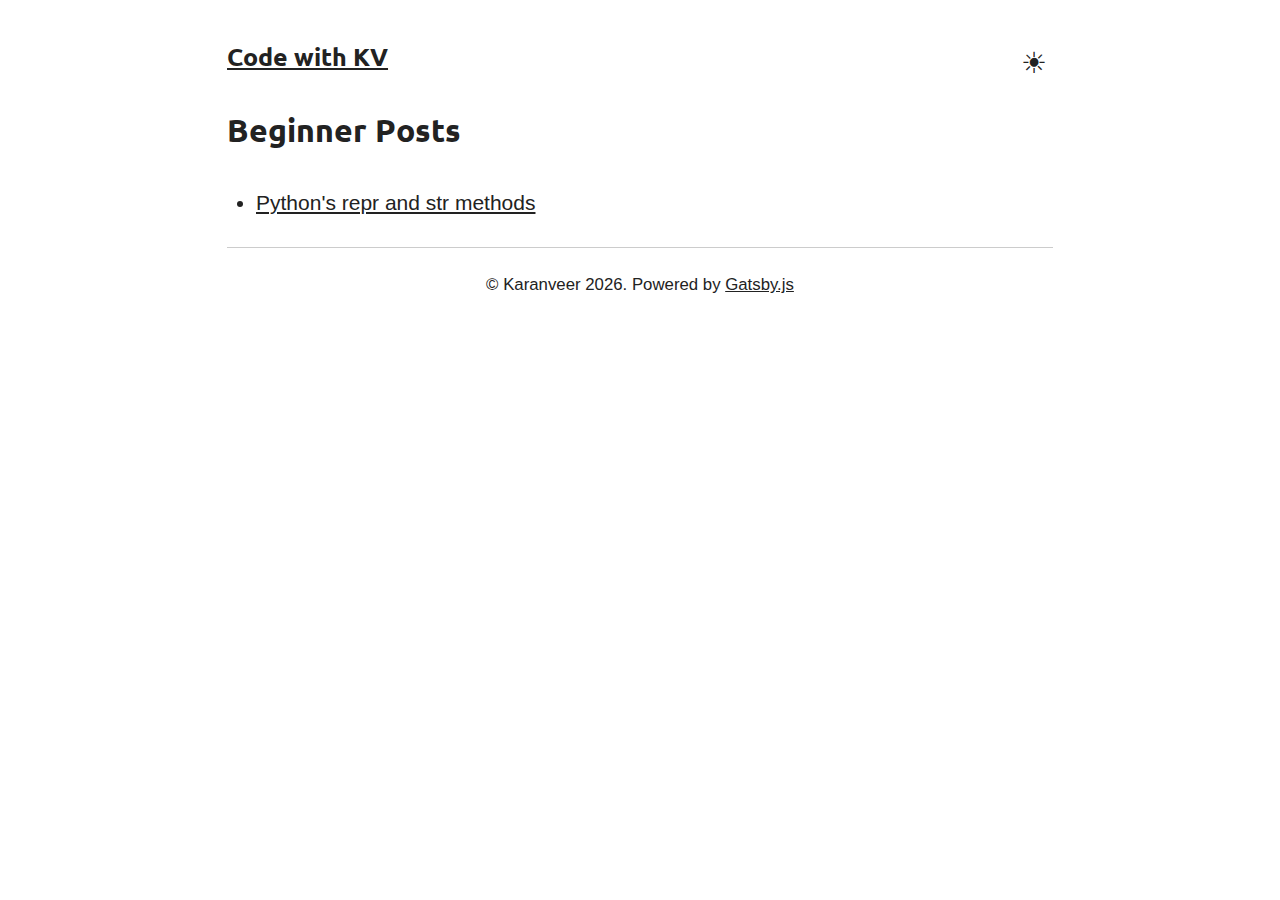
<file: tags/Beginner/index.html>
<!DOCTYPE html><html lang="en"><head><meta charSet="utf-8"/><meta http-equiv="x-ua-compatible" content="ie=edge"/><meta name="viewport" content="width=device-width, initial-scale=1, shrink-to-fit=no"/><style id="typography.js">html{font-family:sans-serif;-ms-text-size-adjust:100%;-webkit-text-size-adjust:100%}body{margin:0}article,aside,details,figcaption,figure,footer,header,main,menu,nav,section,summary{display:block}audio,canvas,progress,video{display:inline-block}audio:not([controls]){display:none;height:0}progress{vertical-align:baseline}[hidden],template{display:none}a{background-color:transparent;-webkit-text-decoration-skip:objects}a:active,a:hover{outline-width:0}abbr[title]{border-bottom:none;text-decoration:underline;text-decoration:underline dotted}b,strong{font-weight:inherit;font-weight:bolder}dfn{font-style:italic}h1{font-size:2em;margin:.67em 0}mark{background-color:#ff0;color:#000}small{font-size:80%}sub,sup{font-size:75%;line-height:0;position:relative;vertical-align:baseline}sub{bottom:-.25em}sup{top:-.5em}img{border-style:none}svg:not(:root){overflow:hidden}code,kbd,pre,samp{font-family:monospace,monospace;font-size:1em}figure{margin:1em 40px}hr{box-sizing:content-box;height:0;overflow:visible}button,input,optgroup,select,textarea{font:inherit;margin:0}optgroup{font-weight:700}button,input{overflow:visible}button,select{text-transform:none}[type=reset],[type=submit],button,html [type=button]{-webkit-appearance:button}[type=button]::-moz-focus-inner,[type=reset]::-moz-focus-inner,[type=submit]::-moz-focus-inner,button::-moz-focus-inner{border-style:none;padding:0}[type=button]:-moz-focusring,[type=reset]:-moz-focusring,[type=submit]:-moz-focusring,button:-moz-focusring{outline:1px dotted ButtonText}fieldset{border:1px solid silver;margin:0 2px;padding:.35em .625em .75em}legend{box-sizing:border-box;color:inherit;display:table;max-width:100%;padding:0;white-space:normal}textarea{overflow:auto}[type=checkbox],[type=radio]{box-sizing:border-box;padding:0}[type=number]::-webkit-inner-spin-button,[type=number]::-webkit-outer-spin-button{height:auto}[type=search]{-webkit-appearance:textfield;outline-offset:-2px}[type=search]::-webkit-search-cancel-button,[type=search]::-webkit-search-decoration{-webkit-appearance:none}::-webkit-input-placeholder{color:inherit;opacity:.54}::-webkit-file-upload-button{-webkit-appearance:button;font:inherit}html{font:131.25%/1.38 'Yrsa','georgia',sans-serif;box-sizing:border-box;overflow-y:scroll;}*{box-sizing:inherit;}*:before{box-sizing:inherit;}*:after{box-sizing:inherit;}body{color:hsla(0,0%,0%,0.8);font-family:'Yrsa','georgia',sans-serif;font-weight:400;word-wrap:break-word;font-kerning:normal;-moz-font-feature-settings:"kern", "liga", "clig", "calt";-ms-font-feature-settings:"kern", "liga", "clig", "calt";-webkit-font-feature-settings:"kern", "liga", "clig", "calt";font-feature-settings:"kern", "liga", "clig", "calt";}img{max-width:100%;margin-left:0;margin-right:0;margin-top:0;padding-bottom:0;padding-left:0;padding-right:0;padding-top:0;margin-bottom:1.38rem;}h1{margin-left:0;margin-right:0;margin-top:0;padding-bottom:0;padding-left:0;padding-right:0;padding-top:0;margin-bottom:1.38rem;color:inherit;font-family:'Ubuntu';font-weight:700;text-rendering:optimizeLegibility;font-size:1.5rem;line-height:1.1;}h2{margin-left:0;margin-right:0;margin-top:0;padding-bottom:0;padding-left:0;padding-right:0;padding-top:0;margin-bottom:1.38rem;color:inherit;font-family:'Ubuntu';font-weight:700;text-rendering:optimizeLegibility;font-size:1.27542rem;line-height:1.1;}h3{margin-left:0;margin-right:0;margin-top:0;padding-bottom:0;padding-left:0;padding-right:0;padding-top:0;margin-bottom:1.38rem;color:inherit;font-family:'Ubuntu';font-weight:700;text-rendering:optimizeLegibility;font-size:1.17608rem;line-height:1.1;}h4{margin-left:0;margin-right:0;margin-top:0;padding-bottom:0;padding-left:0;padding-right:0;padding-top:0;margin-bottom:1.38rem;color:inherit;font-family:'Ubuntu';font-weight:700;text-rendering:optimizeLegibility;font-size:1rem;line-height:1.1;}h5{margin-left:0;margin-right:0;margin-top:0;padding-bottom:0;padding-left:0;padding-right:0;padding-top:0;margin-bottom:1.38rem;color:inherit;font-family:'Ubuntu';font-weight:700;text-rendering:optimizeLegibility;font-size:0.92211rem;line-height:1.1;}h6{margin-left:0;margin-right:0;margin-top:0;padding-bottom:0;padding-left:0;padding-right:0;padding-top:0;margin-bottom:1.38rem;color:inherit;font-family:'Ubuntu';font-weight:700;text-rendering:optimizeLegibility;font-size:0.88547rem;line-height:1.1;}hgroup{margin-left:0;margin-right:0;margin-top:0;padding-bottom:0;padding-left:0;padding-right:0;padding-top:0;margin-bottom:1.38rem;}ul{margin-left:1.38rem;margin-right:0;margin-top:0;padding-bottom:0;padding-left:0;padding-right:0;padding-top:0;margin-bottom:1.38rem;list-style-position:outside;list-style-image:none;}ol{margin-left:1.38rem;margin-right:0;margin-top:0;padding-bottom:0;padding-left:0;padding-right:0;padding-top:0;margin-bottom:1.38rem;list-style-position:outside;list-style-image:none;}dl{margin-left:0;margin-right:0;margin-top:0;padding-bottom:0;padding-left:0;padding-right:0;padding-top:0;margin-bottom:1.38rem;}dd{margin-left:0;margin-right:0;margin-top:0;padding-bottom:0;padding-left:0;padding-right:0;padding-top:0;margin-bottom:1.38rem;}p{margin-left:0;margin-right:0;margin-top:0;padding-bottom:0;padding-left:0;padding-right:0;padding-top:0;margin-bottom:1.38rem;}figure{margin-left:0;margin-right:0;margin-top:0;padding-bottom:0;padding-left:0;padding-right:0;padding-top:0;margin-bottom:1.38rem;}pre{margin-left:0;margin-right:0;margin-top:0;padding-bottom:0;padding-left:0;padding-right:0;padding-top:0;margin-bottom:1.38rem;font-size:0.85rem;line-height:1.38rem;}table{margin-left:0;margin-right:0;margin-top:0;padding-bottom:0;padding-left:0;padding-right:0;padding-top:0;margin-bottom:1.38rem;font-size:1rem;line-height:1.38rem;border-collapse:collapse;width:100%;}fieldset{margin-left:0;margin-right:0;margin-top:0;padding-bottom:0;padding-left:0;padding-right:0;padding-top:0;margin-bottom:1.38rem;}blockquote{margin-left:1.38rem;margin-right:1.38rem;margin-top:0;padding-bottom:0;padding-left:15px;padding-right:0;padding-top:0;margin-bottom:1.38rem;border-color:var(--textNormal);border-left:3px solid var(--textNormal);}form{margin-left:0;margin-right:0;margin-top:0;padding-bottom:0;padding-left:0;padding-right:0;padding-top:0;margin-bottom:1.38rem;}noscript{margin-left:0;margin-right:0;margin-top:0;padding-bottom:0;padding-left:0;padding-right:0;padding-top:0;margin-bottom:1.38rem;}iframe{margin-left:0;margin-right:0;margin-top:0;padding-bottom:0;padding-left:0;padding-right:0;padding-top:0;margin-bottom:1.38rem;}hr{margin-left:0;margin-right:0;margin-top:0;padding-bottom:0;padding-left:0;padding-right:0;padding-top:0;margin-bottom:calc(1.38rem - 1px);background:var(--hr);border:none;height:1px;}address{margin-left:0;margin-right:0;margin-top:0;padding-bottom:0;padding-left:0;padding-right:0;padding-top:0;margin-bottom:1.38rem;}b{font-weight:700;}strong{font-weight:700;}dt{font-weight:700;}th{font-weight:700;}li{margin-bottom:calc(1.38rem / 2);}ol li{padding-left:0;}ul li{padding-left:0;}li > ol{margin-left:1.38rem;margin-bottom:calc(1.38rem / 2);margin-top:calc(1.38rem / 2);}li > ul{margin-left:1.38rem;margin-bottom:calc(1.38rem / 2);margin-top:calc(1.38rem / 2);}blockquote *:last-child{margin-bottom:0;}li *:last-child{margin-bottom:0;}p *:last-child{margin-bottom:0;}li > p{margin-bottom:calc(1.38rem / 2);}code{font-size:0.85rem;line-height:1.38rem;}kbd{font-size:0.85rem;line-height:1.38rem;}samp{font-size:0.85rem;line-height:1.38rem;}abbr{border-bottom:1px dotted hsla(0,0%,0%,0.5);cursor:help;}acronym{border-bottom:1px dotted hsla(0,0%,0%,0.5);cursor:help;}abbr[title]{border-bottom:1px dotted hsla(0,0%,0%,0.5);cursor:help;text-decoration:none;}thead{text-align:left;}td,th{text-align:left;border-bottom:1px solid hsla(0,0%,0%,0.12);font-feature-settings:"tnum";-moz-font-feature-settings:"tnum";-ms-font-feature-settings:"tnum";-webkit-font-feature-settings:"tnum";padding-left:0.92rem;padding-right:0.92rem;padding-top:0.69rem;padding-bottom:calc(0.69rem - 1px);}th:first-child,td:first-child{padding-left:0;}th:last-child,td:last-child{padding-right:0;}a{color:var(--textLink);}h1,h2,h3{color:var(--textTitle);}</style><style data-href="/styles.1fc14f30dcfa6a58bcc4.css">@font-face{font-family:Montserrat;font-style:normal;font-display:swap;font-weight:100;src:local("Montserrat Thin "),local("Montserrat-Thin"),url(/static/montserrat-latin-100-191cc9f50f3b76b9617cb383f19acb7d.woff2) format("woff2"),url(/static/montserrat-latin-100-370318464551d5f25b0f0a78f374faac.woff) format("woff")}@font-face{font-family:Montserrat;font-style:italic;font-display:swap;font-weight:100;src:local("Montserrat Thin italic"),local("Montserrat-Thinitalic"),url(/static/montserrat-latin-100italic-bdeaeb79db315697bd173a55b097dc18.woff2) format("woff2"),url(/static/montserrat-latin-100italic-ecf7d49386e8f265878e735db34a7c4b.woff) format("woff")}@font-face{font-family:Montserrat;font-style:normal;font-display:swap;font-weight:200;src:local("Montserrat Extra Light "),local("Montserrat-Extra Light"),url(/static/montserrat-latin-200-85d5ef9db7f2dc6979172a4a3b2c57cb.woff2) format("woff2"),url(/static/montserrat-latin-200-1fc98e126a3d152549240e6244d7e669.woff) format("woff")}@font-face{font-family:Montserrat;font-style:italic;font-display:swap;font-weight:200;src:local("Montserrat Extra Light italic"),local("Montserrat-Extra Lightitalic"),url(/static/montserrat-latin-200italic-49095760a498d024fe1a85a078850df9.woff2) format("woff2"),url(/static/montserrat-latin-200italic-fe46cf8b9462c820457d3bf537e4057f.woff) format("woff")}@font-face{font-family:Montserrat;font-style:normal;font-display:swap;font-weight:300;src:local("Montserrat Light "),local("Montserrat-Light"),url(/static/montserrat-latin-300-7c3daf12b706645b5d3710f863a4da04.woff2) format("woff2"),url(/static/montserrat-latin-300-8dc95fab9cf98d02ca8d76e97d3dff60.woff) format("woff")}@font-face{font-family:Montserrat;font-style:italic;font-display:swap;font-weight:300;src:local("Montserrat Light italic"),local("Montserrat-Lightitalic"),url(/static/montserrat-latin-300italic-f20b178ca2024a5eac8e42e6649db86c.woff2) format("woff2"),url(/static/montserrat-latin-300italic-3fe16939288856e8e828fa2661bf2354.woff) format("woff")}@font-face{font-family:Montserrat;font-style:normal;font-display:swap;font-weight:400;src:local("Montserrat Regular "),local("Montserrat-Regular"),url(/static/montserrat-latin-400-bc3aa95dca08f5fee5291e34959c27bc.woff2) format("woff2"),url(/static/montserrat-latin-400-8102c4838f9e3d08dad644290a9cb701.woff) format("woff")}@font-face{font-family:Montserrat;font-style:italic;font-display:swap;font-weight:400;src:local("Montserrat Regular italic"),local("Montserrat-Regularitalic"),url(/static/montserrat-latin-400italic-5cad650422a7184467af5a4d17b264c4.woff2) format("woff2"),url(/static/montserrat-latin-400italic-d191f22af3bb50902b99ac577f81a322.woff) format("woff")}@font-face{font-family:Montserrat;font-style:normal;font-display:swap;font-weight:500;src:local("Montserrat Medium "),local("Montserrat-Medium"),url(/static/montserrat-latin-500-92d16e458625f4d2c8940f6bdca0ff09.woff2) format("woff2"),url(/static/montserrat-latin-500-8b763220218ffc11c57c84ddb80e7b26.woff) format("woff")}@font-face{font-family:Montserrat;font-style:italic;font-display:swap;font-weight:500;src:local("Montserrat Medium italic"),local("Montserrat-Mediumitalic"),url(/static/montserrat-latin-500italic-47bfcca6b69d6a9acca7a8bff17193e2.woff2) format("woff2"),url(/static/montserrat-latin-500italic-72c01f753c3940c0b9cb6bf2389caddf.woff) format("woff")}@font-face{font-family:Montserrat;font-style:normal;font-display:swap;font-weight:600;src:local("Montserrat SemiBold "),local("Montserrat-SemiBold"),url(/static/montserrat-latin-600-6fb1b5623e528e27c18658fecf5ee0ee.woff2) format("woff2"),url(/static/montserrat-latin-600-7c839d15a6f54e7025ba8c0c4b333e8f.woff) format("woff")}@font-face{font-family:Montserrat;font-style:italic;font-display:swap;font-weight:600;src:local("Montserrat SemiBold italic"),local("Montserrat-SemiBolditalic"),url(/static/montserrat-latin-600italic-60789af1c9338ed1a9546722ec54b4f7.woff2) format("woff2"),url(/static/montserrat-latin-600italic-f3d4de8d0afb19e777c79032ce828e3d.woff) format("woff")}@font-face{font-family:Montserrat;font-style:normal;font-display:swap;font-weight:700;src:local("Montserrat Bold "),local("Montserrat-Bold"),url(/static/montserrat-latin-700-39d93cf678c740f9f6b2b1cfde34bee3.woff2) format("woff2"),url(/static/montserrat-latin-700-80f10bd382f0df1cd650fec59f3c9394.woff) format("woff")}@font-face{font-family:Montserrat;font-style:italic;font-display:swap;font-weight:700;src:local("Montserrat Bold italic"),local("Montserrat-Bolditalic"),url(/static/montserrat-latin-700italic-ba136d97b14e82284dd595e257f11c47.woff2) format("woff2"),url(/static/montserrat-latin-700italic-8c98142b425630821139c24bd1698700.woff) format("woff")}@font-face{font-family:Montserrat;font-style:normal;font-display:swap;font-weight:800;src:local("Montserrat ExtraBold "),local("Montserrat-ExtraBold"),url(/static/montserrat-latin-800-b7018be9ed6cd94da8b6675b3a468c3b.woff2) format("woff2"),url(/static/montserrat-latin-800-9a9befcf50d64f9d2d19d8b1d1984add.woff) format("woff")}@font-face{font-family:Montserrat;font-style:italic;font-display:swap;font-weight:800;src:local("Montserrat ExtraBold italic"),local("Montserrat-ExtraBolditalic"),url(/static/montserrat-latin-800italic-540ffdd223d1a9ad3d4e678e1a23372e.woff2) format("woff2"),url(/static/montserrat-latin-800italic-897086f99f4e1f45e6b1e9368527d0bc.woff) format("woff")}@font-face{font-family:Montserrat;font-style:normal;font-display:swap;font-weight:900;src:local("Montserrat Black "),local("Montserrat-Black"),url(/static/montserrat-latin-900-58cd789700850375b834e8b6776002eb.woff2) format("woff2"),url(/static/montserrat-latin-900-26d42c9428780e545a540bbb50c84bce.woff) format("woff")}@font-face{font-family:Montserrat;font-style:italic;font-display:swap;font-weight:900;src:local("Montserrat Black italic"),local("Montserrat-Blackitalic"),url(/static/montserrat-latin-900italic-451157bc8861fe54f523b3669a3def71.woff2) format("woff2"),url(/static/montserrat-latin-900italic-a8ec4957e1c24f5793305763ad9845b3.woff) format("woff")}@font-face{font-family:Merriweather;font-style:normal;font-display:swap;font-weight:300;src:local("Merriweather Light "),local("Merriweather-Light"),url(/static/merriweather-latin-300-b1158cfcd4aacb9d8fb61625e37af46a.woff2) format("woff2"),url(/static/merriweather-latin-300-cc7de05e166e90320d7d896e0f72a19d.woff) format("woff")}@font-face{font-family:Merriweather;font-style:italic;font-display:swap;font-weight:300;src:local("Merriweather Light italic"),local("Merriweather-Lightitalic"),url(/static/merriweather-latin-300italic-8fe52a48089d6ebe46db0b8e7cc66263.woff2) format("woff2"),url(/static/merriweather-latin-300italic-e1331f5397c2a673f9d3765138debdb5.woff) format("woff")}@font-face{font-family:Merriweather;font-style:normal;font-display:swap;font-weight:400;src:local("Merriweather Regular "),local("Merriweather-Regular"),url(/static/merriweather-latin-400-8276fdb72ae8f4714d4e6eba704cc39f.woff2) format("woff2"),url(/static/merriweather-latin-400-69f09800f4f6479d06e44eba837df872.woff) format("woff")}@font-face{font-family:Merriweather;font-style:italic;font-display:swap;font-weight:400;src:local("Merriweather Regular italic"),local("Merriweather-Regularitalic"),url(/static/merriweather-latin-400italic-3a9be9ea9f7aa4af6de7307df21d9fc0.woff2) format("woff2"),url(/static/merriweather-latin-400italic-d76079ed7541a433a54f79316de086e9.woff) format("woff")}@font-face{font-family:Merriweather;font-style:normal;font-display:swap;font-weight:700;src:local("Merriweather Bold "),local("Merriweather-Bold"),url(/static/merriweather-latin-700-fa534be7ffa380e39a7f6e03bf9a5e03.woff2) format("woff2"),url(/static/merriweather-latin-700-ba56ea84b8084b7ff9677f50d3cd81bd.woff) format("woff")}@font-face{font-family:Merriweather;font-style:italic;font-display:swap;font-weight:700;src:local("Merriweather Bold italic"),local("Merriweather-Bolditalic"),url(/static/merriweather-latin-700italic-1ef5edaaa20ae53ea50399884c5e48c6.woff2) format("woff2"),url(/static/merriweather-latin-700italic-534bc9e7ce93c73d73426e46acd78092.woff) format("woff")}@font-face{font-family:Merriweather;font-style:normal;font-display:swap;font-weight:900;src:local("Merriweather Black "),local("Merriweather-Black"),url(/static/merriweather-latin-900-7528fb70e8a4a82c7305e72ff43ac25f.woff2) format("woff2"),url(/static/merriweather-latin-900-3799b6e2f5ed3fcccf9d7a708d7419fa.woff) format("woff")}@font-face{font-family:Merriweather;font-style:italic;font-display:swap;font-weight:900;src:local("Merriweather Black italic"),local("Merriweather-Blackitalic"),url(/static/merriweather-latin-900italic-e1b4d2aaa78e12ad84aaf8a56321e4c2.woff2) format("woff2"),url(/static/merriweather-latin-900italic-2ae22f731b3424e8dbb4b37f7ca6e708.woff) format("woff")}body{--bg:#fff;--textNormal:#222;--textTitle:#222;--textLink:#222;--hr:rgba(0,0,0,0.2);background-color:var(--bg)}p{margin-bottom:1em}body.dark{-webkit-font-smoothing:antialiased;--bg:#161923;--textNormal:#bcbdcf;--textTitle:#bcbdcf;--textLink:#bcbdcf;--hr:hsla(0,0%,100%,0.2)}.center{text-align:center}.centerAndBotMargin{text-align:center;margin-bottom:2rem}.themeToggler{background:transparent;border-width:0;color:var(--textNormal);outline:none}.gatsby-highlight{position:relative}.gatsby-highlight,.gatsby-highlight pre[class*=language-]{-webkit-overflow-scrolling:touch}.gatsby-highlight{letter-spacing:.025rem;margin-bottom:1em}pre[class*=language-]:before{background:#000;border-radius:0 0 .25rem .25rem;color:#fff;font-size:12px;letter-spacing:.025rem;padding:.1rem .5rem;position:absolute;right:1rem;text-align:right;text-transform:uppercase;top:0}pre[class=language-python]:before{content:"python";background:#1e415d;color:#dcdcdc}pre[class=language-js]:before{content:"js";background:#fffd80;color:#1d1d1d}.postTitle{margin-top:2rem;margin-bottom:0}.postBody{margin-top:2rem;display:block}.postNavUl{display:flex;flex-wrap:wrap;justify-content:space-between;list-style:none;padding:0}.navLink,hr{margin-bottom:1rem}.navLink{padding-right:20px;display:inline-flex}code[class*=language-],pre[class*=language-]{color:#abb2bf;background:none;font-family:Consolas,Monaco,Andale Mono,Ubuntu Mono,monospace;text-align:left;white-space:pre;word-spacing:normal;word-break:normal;word-wrap:normal;line-height:1.5;-moz-tab-size:4;-o-tab-size:4;tab-size:4;-webkit-hyphens:none;-ms-hyphens:none;hyphens:none}code[class*=language-]::selection,code[class*=language-] ::selection,pre[class*=language-]::selection,pre[class*=language-] ::selection{text-shadow:none;background:#9aa2b1}@media print{code[class*=language-],pre[class*=language-]{text-shadow:none}}pre[class*=language-]{padding:1em;margin:.5em 0;overflow:auto;border-radius:5px}:not(pre)>code[class*=language-],pre[class*=language-]{background:#282c34}:not(pre)>code[class*=language-]{padding:.1em;border-radius:.3em;white-space:normal}.token.cdata,.token.comment,.token.doctype,.token.prolog{color:#5c6370}.token.punctuation{color:#abb2bf}.token.selector,.token.tag{color:#e06c75}.token.attr-name,.token.boolean,.token.constant,.token.deleted,.token.number,.token.property,.token.symbol{color:#d19a66}.token.attr-value,.token.builtin,.token.char,.token.inserted,.token.string{color:#98c379}.language-css .token.string,.style .token.string,.token.entity,.token.operator,.token.url{color:#56b6c2}.token.atrule,.token.keyword{color:#c678dd}.token.function{color:#61afef}.token.important,.token.regex,.token.variable{color:#c678dd}.token.bold,.token.important{font-weight:700}.token.italic{font-style:italic}.token.entity{cursor:help}pre.line-numbers{padding-left:3.8em;counter-reset:linenumber}pre.line-numbers,pre.line-numbers>code{position:relative}.line-numbers .line-numbers-rows{position:absolute;pointer-events:none;top:0;font-size:100%;left:-3.8em;width:3em;letter-spacing:-1px;border-right:0;-webkit-user-select:none;-ms-user-select:none;user-select:none}.line-numbers-rows>span{pointer-events:none;display:block;counter-increment:linenumber}.line-numbers-rows>span:before{content:counter(linenumber);color:#5c6370;display:block;padding-right:.8em;text-align:right}</style><meta name="generator" content="Gatsby 2.24.91"/><link rel="alternate" type="application/rss+xml" href="/rss.xml"/><link rel="icon" href="/favicon-32x32.png?v=84df489f38d20801cf2e9a309663891c"/><link rel="manifest" href="/manifest.webmanifest"/><meta name="theme-color" content="#663399"/><link rel="apple-touch-icon" sizes="48x48" href="/icons/icon-48x48.png?v=84df489f38d20801cf2e9a309663891c"/><link rel="apple-touch-icon" sizes="72x72" href="/icons/icon-72x72.png?v=84df489f38d20801cf2e9a309663891c"/><link rel="apple-touch-icon" sizes="96x96" href="/icons/icon-96x96.png?v=84df489f38d20801cf2e9a309663891c"/><link rel="apple-touch-icon" sizes="144x144" href="/icons/icon-144x144.png?v=84df489f38d20801cf2e9a309663891c"/><link rel="apple-touch-icon" sizes="192x192" href="/icons/icon-192x192.png?v=84df489f38d20801cf2e9a309663891c"/><link rel="apple-touch-icon" sizes="256x256" href="/icons/icon-256x256.png?v=84df489f38d20801cf2e9a309663891c"/><link rel="apple-touch-icon" sizes="384x384" href="/icons/icon-384x384.png?v=84df489f38d20801cf2e9a309663891c"/><link rel="apple-touch-icon" sizes="512x512" href="/icons/icon-512x512.png?v=84df489f38d20801cf2e9a309663891c"/><title data-react-helmet="true">Beginner posts | Code with KV</title><meta data-react-helmet="true" name="description" content="All posts for Beginner"/><meta data-react-helmet="true" property="og:title" content="Beginner posts"/><meta data-react-helmet="true" property="og:description" content="All posts for Beginner"/><meta data-react-helmet="true" property="og:type" content="website"/><link href="//fonts.googleapis.com/css?family=Ubuntu:500" rel="stylesheet" type="text/css"/><link as="script" rel="preload" href="/webpack-runtime-e18ad272485da6f3c815.js"/><link as="script" rel="preload" href="/styles-55e82d6ff5158c00b714.js"/><link as="script" rel="preload" href="/framework-de237a875aa45b276a9d.js"/><link as="script" rel="preload" href="/app-b6f62a13beed2a023e91.js"/><link as="script" rel="preload" href="/commons-8c34e9c2877a8e6b42c5.js"/><link as="script" rel="preload" href="/component---src-templates-single-tag-index-js-13fa8bac526eaeaa96ce.js"/><link as="fetch" rel="preload" href="/page-data/tags/Beginner/page-data.json" crossorigin="anonymous"/><link as="fetch" rel="preload" href="/page-data/sq/d/3000541721.json" crossorigin="anonymous"/><link as="fetch" rel="preload" href="/page-data/sq/d/88720316.json" crossorigin="anonymous"/><link as="fetch" rel="preload" href="/page-data/app-data.json" crossorigin="anonymous"/></head><body><script>
void function() {
  window.__onThemeChange = function() {}

  var preferredTheme
  try {
    preferredTheme = localStorage.getItem('theme')
  } catch (err) { }

  function setTheme(newTheme) {
    if (preferredTheme && document.body.classList.contains(preferredTheme)) {
      document.body.classList.replace(preferredTheme, newTheme)
    } else {
      document.body.classList.add(newTheme)
    }

    window.__theme = newTheme
    preferredTheme = newTheme
    window.__onThemeChange(newTheme)
  }

  window.__setPreferredTheme = function(newTheme) {
    setTheme(newTheme)
    try {
      localStorage.setItem('theme', newTheme)
    } catch (err) {}
  }

  var darkQuery = window.matchMedia('(prefers-color-scheme: dark)')
  darkQuery.addListener(function(e) {
    window.__setPreferredTheme(e.matches ? 'dark' : 'light')
  })

  setTheme(preferredTheme || (darkQuery.matches ? 'dark' : 'light'))
}()
    </script><div id="___gatsby"><div style="outline:none" tabindex="-1" id="gatsby-focus-wrapper"><div><div style="margin-left:auto;margin-right:auto;max-width:41.4rem;padding:2.07rem 1.035rem;background-color:var(--bg);color:var(--textNormal)"><div style="float:right"><button class="themeToggler" style="cursor:pointer;font-size:1.38rem" tabindex="0">☀</button></div><header style="margin:auto"><h3><a href="/">Code with KV</a></h3></header><main><div><article><header><h1 class="postTitle">Beginner<!-- --> Posts</h1></header><ul class="postBody"><li><a href="/python&#x27;s-repr-and-str-methods/">Python&#x27;s repr and str methods</a></li></ul></article></div></main><hr/><div class="center"><footer><small>© <!-- -->Karanveer<!-- --> <!-- -->2020<!-- -->. Powered by <a href="http://gatsbyjs.org" target="_blank" rel="noreferrer">Gatsby.js</a></small></footer></div></div></div></div><div id="gatsby-announcer" style="position:absolute;top:0;width:1px;height:1px;padding:0;overflow:hidden;clip:rect(0, 0, 0, 0);white-space:nowrap;border:0" aria-live="assertive" aria-atomic="true"></div></div><script id="gatsby-script-loader">/*<![CDATA[*/window.pagePath="/tags/Beginner";/*]]>*/</script><script id="gatsby-chunk-mapping">/*<![CDATA[*/window.___chunkMapping={"polyfill":["/polyfill-472e537f7424864d9926.js"],"app":["/app-b6f62a13beed2a023e91.js"],"component---src-pages-404-js":["/component---src-pages-404-js-0414ba88c3f03e9998d9.js"],"component---src-pages-about-js":["/component---src-pages-about-js-8167b34ad95955e880c4.js"],"component---src-pages-index-js":["/component---src-pages-index-js-df79b95b09139f273353.js"],"component---src-templates-all-tags-index-js":["/component---src-templates-all-tags-index-js-db38ebca78233e43be20.js"],"component---src-templates-blog-post-js":["/component---src-templates-blog-post-js-4523ee106d63ebc83be6.js"],"component---src-templates-single-tag-index-js":["/component---src-templates-single-tag-index-js-13fa8bac526eaeaa96ce.js"]};/*]]>*/</script><script src="/polyfill-472e537f7424864d9926.js" nomodule=""></script><script src="/component---src-templates-single-tag-index-js-13fa8bac526eaeaa96ce.js" async=""></script><script src="/commons-8c34e9c2877a8e6b42c5.js" async=""></script><script src="/app-b6f62a13beed2a023e91.js" async=""></script><script src="/framework-de237a875aa45b276a9d.js" async=""></script><script src="/styles-55e82d6ff5158c00b714.js" async=""></script><script src="/webpack-runtime-e18ad272485da6f3c815.js" async=""></script></body></html>
</file>
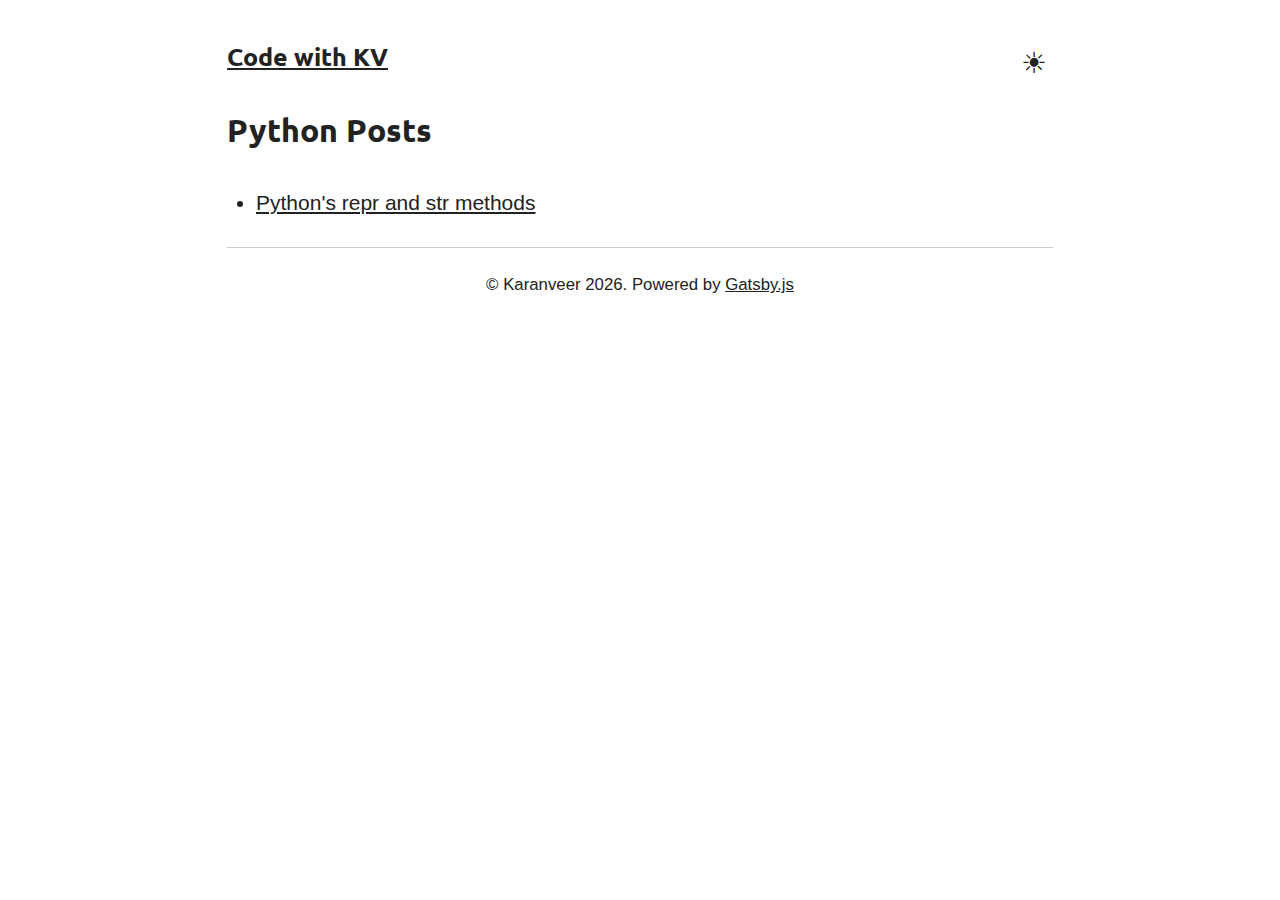
<file: tags/Python/index.html>
<!DOCTYPE html><html lang="en"><head><meta charSet="utf-8"/><meta http-equiv="x-ua-compatible" content="ie=edge"/><meta name="viewport" content="width=device-width, initial-scale=1, shrink-to-fit=no"/><style id="typography.js">html{font-family:sans-serif;-ms-text-size-adjust:100%;-webkit-text-size-adjust:100%}body{margin:0}article,aside,details,figcaption,figure,footer,header,main,menu,nav,section,summary{display:block}audio,canvas,progress,video{display:inline-block}audio:not([controls]){display:none;height:0}progress{vertical-align:baseline}[hidden],template{display:none}a{background-color:transparent;-webkit-text-decoration-skip:objects}a:active,a:hover{outline-width:0}abbr[title]{border-bottom:none;text-decoration:underline;text-decoration:underline dotted}b,strong{font-weight:inherit;font-weight:bolder}dfn{font-style:italic}h1{font-size:2em;margin:.67em 0}mark{background-color:#ff0;color:#000}small{font-size:80%}sub,sup{font-size:75%;line-height:0;position:relative;vertical-align:baseline}sub{bottom:-.25em}sup{top:-.5em}img{border-style:none}svg:not(:root){overflow:hidden}code,kbd,pre,samp{font-family:monospace,monospace;font-size:1em}figure{margin:1em 40px}hr{box-sizing:content-box;height:0;overflow:visible}button,input,optgroup,select,textarea{font:inherit;margin:0}optgroup{font-weight:700}button,input{overflow:visible}button,select{text-transform:none}[type=reset],[type=submit],button,html [type=button]{-webkit-appearance:button}[type=button]::-moz-focus-inner,[type=reset]::-moz-focus-inner,[type=submit]::-moz-focus-inner,button::-moz-focus-inner{border-style:none;padding:0}[type=button]:-moz-focusring,[type=reset]:-moz-focusring,[type=submit]:-moz-focusring,button:-moz-focusring{outline:1px dotted ButtonText}fieldset{border:1px solid silver;margin:0 2px;padding:.35em .625em .75em}legend{box-sizing:border-box;color:inherit;display:table;max-width:100%;padding:0;white-space:normal}textarea{overflow:auto}[type=checkbox],[type=radio]{box-sizing:border-box;padding:0}[type=number]::-webkit-inner-spin-button,[type=number]::-webkit-outer-spin-button{height:auto}[type=search]{-webkit-appearance:textfield;outline-offset:-2px}[type=search]::-webkit-search-cancel-button,[type=search]::-webkit-search-decoration{-webkit-appearance:none}::-webkit-input-placeholder{color:inherit;opacity:.54}::-webkit-file-upload-button{-webkit-appearance:button;font:inherit}html{font:131.25%/1.38 'Yrsa','georgia',sans-serif;box-sizing:border-box;overflow-y:scroll;}*{box-sizing:inherit;}*:before{box-sizing:inherit;}*:after{box-sizing:inherit;}body{color:hsla(0,0%,0%,0.8);font-family:'Yrsa','georgia',sans-serif;font-weight:400;word-wrap:break-word;font-kerning:normal;-moz-font-feature-settings:"kern", "liga", "clig", "calt";-ms-font-feature-settings:"kern", "liga", "clig", "calt";-webkit-font-feature-settings:"kern", "liga", "clig", "calt";font-feature-settings:"kern", "liga", "clig", "calt";}img{max-width:100%;margin-left:0;margin-right:0;margin-top:0;padding-bottom:0;padding-left:0;padding-right:0;padding-top:0;margin-bottom:1.38rem;}h1{margin-left:0;margin-right:0;margin-top:0;padding-bottom:0;padding-left:0;padding-right:0;padding-top:0;margin-bottom:1.38rem;color:inherit;font-family:'Ubuntu';font-weight:700;text-rendering:optimizeLegibility;font-size:1.5rem;line-height:1.1;}h2{margin-left:0;margin-right:0;margin-top:0;padding-bottom:0;padding-left:0;padding-right:0;padding-top:0;margin-bottom:1.38rem;color:inherit;font-family:'Ubuntu';font-weight:700;text-rendering:optimizeLegibility;font-size:1.27542rem;line-height:1.1;}h3{margin-left:0;margin-right:0;margin-top:0;padding-bottom:0;padding-left:0;padding-right:0;padding-top:0;margin-bottom:1.38rem;color:inherit;font-family:'Ubuntu';font-weight:700;text-rendering:optimizeLegibility;font-size:1.17608rem;line-height:1.1;}h4{margin-left:0;margin-right:0;margin-top:0;padding-bottom:0;padding-left:0;padding-right:0;padding-top:0;margin-bottom:1.38rem;color:inherit;font-family:'Ubuntu';font-weight:700;text-rendering:optimizeLegibility;font-size:1rem;line-height:1.1;}h5{margin-left:0;margin-right:0;margin-top:0;padding-bottom:0;padding-left:0;padding-right:0;padding-top:0;margin-bottom:1.38rem;color:inherit;font-family:'Ubuntu';font-weight:700;text-rendering:optimizeLegibility;font-size:0.92211rem;line-height:1.1;}h6{margin-left:0;margin-right:0;margin-top:0;padding-bottom:0;padding-left:0;padding-right:0;padding-top:0;margin-bottom:1.38rem;color:inherit;font-family:'Ubuntu';font-weight:700;text-rendering:optimizeLegibility;font-size:0.88547rem;line-height:1.1;}hgroup{margin-left:0;margin-right:0;margin-top:0;padding-bottom:0;padding-left:0;padding-right:0;padding-top:0;margin-bottom:1.38rem;}ul{margin-left:1.38rem;margin-right:0;margin-top:0;padding-bottom:0;padding-left:0;padding-right:0;padding-top:0;margin-bottom:1.38rem;list-style-position:outside;list-style-image:none;}ol{margin-left:1.38rem;margin-right:0;margin-top:0;padding-bottom:0;padding-left:0;padding-right:0;padding-top:0;margin-bottom:1.38rem;list-style-position:outside;list-style-image:none;}dl{margin-left:0;margin-right:0;margin-top:0;padding-bottom:0;padding-left:0;padding-right:0;padding-top:0;margin-bottom:1.38rem;}dd{margin-left:0;margin-right:0;margin-top:0;padding-bottom:0;padding-left:0;padding-right:0;padding-top:0;margin-bottom:1.38rem;}p{margin-left:0;margin-right:0;margin-top:0;padding-bottom:0;padding-left:0;padding-right:0;padding-top:0;margin-bottom:1.38rem;}figure{margin-left:0;margin-right:0;margin-top:0;padding-bottom:0;padding-left:0;padding-right:0;padding-top:0;margin-bottom:1.38rem;}pre{margin-left:0;margin-right:0;margin-top:0;padding-bottom:0;padding-left:0;padding-right:0;padding-top:0;margin-bottom:1.38rem;font-size:0.85rem;line-height:1.38rem;}table{margin-left:0;margin-right:0;margin-top:0;padding-bottom:0;padding-left:0;padding-right:0;padding-top:0;margin-bottom:1.38rem;font-size:1rem;line-height:1.38rem;border-collapse:collapse;width:100%;}fieldset{margin-left:0;margin-right:0;margin-top:0;padding-bottom:0;padding-left:0;padding-right:0;padding-top:0;margin-bottom:1.38rem;}blockquote{margin-left:1.38rem;margin-right:1.38rem;margin-top:0;padding-bottom:0;padding-left:15px;padding-right:0;padding-top:0;margin-bottom:1.38rem;border-color:var(--textNormal);border-left:3px solid var(--textNormal);}form{margin-left:0;margin-right:0;margin-top:0;padding-bottom:0;padding-left:0;padding-right:0;padding-top:0;margin-bottom:1.38rem;}noscript{margin-left:0;margin-right:0;margin-top:0;padding-bottom:0;padding-left:0;padding-right:0;padding-top:0;margin-bottom:1.38rem;}iframe{margin-left:0;margin-right:0;margin-top:0;padding-bottom:0;padding-left:0;padding-right:0;padding-top:0;margin-bottom:1.38rem;}hr{margin-left:0;margin-right:0;margin-top:0;padding-bottom:0;padding-left:0;padding-right:0;padding-top:0;margin-bottom:calc(1.38rem - 1px);background:var(--hr);border:none;height:1px;}address{margin-left:0;margin-right:0;margin-top:0;padding-bottom:0;padding-left:0;padding-right:0;padding-top:0;margin-bottom:1.38rem;}b{font-weight:700;}strong{font-weight:700;}dt{font-weight:700;}th{font-weight:700;}li{margin-bottom:calc(1.38rem / 2);}ol li{padding-left:0;}ul li{padding-left:0;}li > ol{margin-left:1.38rem;margin-bottom:calc(1.38rem / 2);margin-top:calc(1.38rem / 2);}li > ul{margin-left:1.38rem;margin-bottom:calc(1.38rem / 2);margin-top:calc(1.38rem / 2);}blockquote *:last-child{margin-bottom:0;}li *:last-child{margin-bottom:0;}p *:last-child{margin-bottom:0;}li > p{margin-bottom:calc(1.38rem / 2);}code{font-size:0.85rem;line-height:1.38rem;}kbd{font-size:0.85rem;line-height:1.38rem;}samp{font-size:0.85rem;line-height:1.38rem;}abbr{border-bottom:1px dotted hsla(0,0%,0%,0.5);cursor:help;}acronym{border-bottom:1px dotted hsla(0,0%,0%,0.5);cursor:help;}abbr[title]{border-bottom:1px dotted hsla(0,0%,0%,0.5);cursor:help;text-decoration:none;}thead{text-align:left;}td,th{text-align:left;border-bottom:1px solid hsla(0,0%,0%,0.12);font-feature-settings:"tnum";-moz-font-feature-settings:"tnum";-ms-font-feature-settings:"tnum";-webkit-font-feature-settings:"tnum";padding-left:0.92rem;padding-right:0.92rem;padding-top:0.69rem;padding-bottom:calc(0.69rem - 1px);}th:first-child,td:first-child{padding-left:0;}th:last-child,td:last-child{padding-right:0;}a{color:var(--textLink);}h1,h2,h3{color:var(--textTitle);}</style><style data-href="/styles.1fc14f30dcfa6a58bcc4.css">@font-face{font-family:Montserrat;font-style:normal;font-display:swap;font-weight:100;src:local("Montserrat Thin "),local("Montserrat-Thin"),url(/static/montserrat-latin-100-191cc9f50f3b76b9617cb383f19acb7d.woff2) format("woff2"),url(/static/montserrat-latin-100-370318464551d5f25b0f0a78f374faac.woff) format("woff")}@font-face{font-family:Montserrat;font-style:italic;font-display:swap;font-weight:100;src:local("Montserrat Thin italic"),local("Montserrat-Thinitalic"),url(/static/montserrat-latin-100italic-bdeaeb79db315697bd173a55b097dc18.woff2) format("woff2"),url(/static/montserrat-latin-100italic-ecf7d49386e8f265878e735db34a7c4b.woff) format("woff")}@font-face{font-family:Montserrat;font-style:normal;font-display:swap;font-weight:200;src:local("Montserrat Extra Light "),local("Montserrat-Extra Light"),url(/static/montserrat-latin-200-85d5ef9db7f2dc6979172a4a3b2c57cb.woff2) format("woff2"),url(/static/montserrat-latin-200-1fc98e126a3d152549240e6244d7e669.woff) format("woff")}@font-face{font-family:Montserrat;font-style:italic;font-display:swap;font-weight:200;src:local("Montserrat Extra Light italic"),local("Montserrat-Extra Lightitalic"),url(/static/montserrat-latin-200italic-49095760a498d024fe1a85a078850df9.woff2) format("woff2"),url(/static/montserrat-latin-200italic-fe46cf8b9462c820457d3bf537e4057f.woff) format("woff")}@font-face{font-family:Montserrat;font-style:normal;font-display:swap;font-weight:300;src:local("Montserrat Light "),local("Montserrat-Light"),url(/static/montserrat-latin-300-7c3daf12b706645b5d3710f863a4da04.woff2) format("woff2"),url(/static/montserrat-latin-300-8dc95fab9cf98d02ca8d76e97d3dff60.woff) format("woff")}@font-face{font-family:Montserrat;font-style:italic;font-display:swap;font-weight:300;src:local("Montserrat Light italic"),local("Montserrat-Lightitalic"),url(/static/montserrat-latin-300italic-f20b178ca2024a5eac8e42e6649db86c.woff2) format("woff2"),url(/static/montserrat-latin-300italic-3fe16939288856e8e828fa2661bf2354.woff) format("woff")}@font-face{font-family:Montserrat;font-style:normal;font-display:swap;font-weight:400;src:local("Montserrat Regular "),local("Montserrat-Regular"),url(/static/montserrat-latin-400-bc3aa95dca08f5fee5291e34959c27bc.woff2) format("woff2"),url(/static/montserrat-latin-400-8102c4838f9e3d08dad644290a9cb701.woff) format("woff")}@font-face{font-family:Montserrat;font-style:italic;font-display:swap;font-weight:400;src:local("Montserrat Regular italic"),local("Montserrat-Regularitalic"),url(/static/montserrat-latin-400italic-5cad650422a7184467af5a4d17b264c4.woff2) format("woff2"),url(/static/montserrat-latin-400italic-d191f22af3bb50902b99ac577f81a322.woff) format("woff")}@font-face{font-family:Montserrat;font-style:normal;font-display:swap;font-weight:500;src:local("Montserrat Medium "),local("Montserrat-Medium"),url(/static/montserrat-latin-500-92d16e458625f4d2c8940f6bdca0ff09.woff2) format("woff2"),url(/static/montserrat-latin-500-8b763220218ffc11c57c84ddb80e7b26.woff) format("woff")}@font-face{font-family:Montserrat;font-style:italic;font-display:swap;font-weight:500;src:local("Montserrat Medium italic"),local("Montserrat-Mediumitalic"),url(/static/montserrat-latin-500italic-47bfcca6b69d6a9acca7a8bff17193e2.woff2) format("woff2"),url(/static/montserrat-latin-500italic-72c01f753c3940c0b9cb6bf2389caddf.woff) format("woff")}@font-face{font-family:Montserrat;font-style:normal;font-display:swap;font-weight:600;src:local("Montserrat SemiBold "),local("Montserrat-SemiBold"),url(/static/montserrat-latin-600-6fb1b5623e528e27c18658fecf5ee0ee.woff2) format("woff2"),url(/static/montserrat-latin-600-7c839d15a6f54e7025ba8c0c4b333e8f.woff) format("woff")}@font-face{font-family:Montserrat;font-style:italic;font-display:swap;font-weight:600;src:local("Montserrat SemiBold italic"),local("Montserrat-SemiBolditalic"),url(/static/montserrat-latin-600italic-60789af1c9338ed1a9546722ec54b4f7.woff2) format("woff2"),url(/static/montserrat-latin-600italic-f3d4de8d0afb19e777c79032ce828e3d.woff) format("woff")}@font-face{font-family:Montserrat;font-style:normal;font-display:swap;font-weight:700;src:local("Montserrat Bold "),local("Montserrat-Bold"),url(/static/montserrat-latin-700-39d93cf678c740f9f6b2b1cfde34bee3.woff2) format("woff2"),url(/static/montserrat-latin-700-80f10bd382f0df1cd650fec59f3c9394.woff) format("woff")}@font-face{font-family:Montserrat;font-style:italic;font-display:swap;font-weight:700;src:local("Montserrat Bold italic"),local("Montserrat-Bolditalic"),url(/static/montserrat-latin-700italic-ba136d97b14e82284dd595e257f11c47.woff2) format("woff2"),url(/static/montserrat-latin-700italic-8c98142b425630821139c24bd1698700.woff) format("woff")}@font-face{font-family:Montserrat;font-style:normal;font-display:swap;font-weight:800;src:local("Montserrat ExtraBold "),local("Montserrat-ExtraBold"),url(/static/montserrat-latin-800-b7018be9ed6cd94da8b6675b3a468c3b.woff2) format("woff2"),url(/static/montserrat-latin-800-9a9befcf50d64f9d2d19d8b1d1984add.woff) format("woff")}@font-face{font-family:Montserrat;font-style:italic;font-display:swap;font-weight:800;src:local("Montserrat ExtraBold italic"),local("Montserrat-ExtraBolditalic"),url(/static/montserrat-latin-800italic-540ffdd223d1a9ad3d4e678e1a23372e.woff2) format("woff2"),url(/static/montserrat-latin-800italic-897086f99f4e1f45e6b1e9368527d0bc.woff) format("woff")}@font-face{font-family:Montserrat;font-style:normal;font-display:swap;font-weight:900;src:local("Montserrat Black "),local("Montserrat-Black"),url(/static/montserrat-latin-900-58cd789700850375b834e8b6776002eb.woff2) format("woff2"),url(/static/montserrat-latin-900-26d42c9428780e545a540bbb50c84bce.woff) format("woff")}@font-face{font-family:Montserrat;font-style:italic;font-display:swap;font-weight:900;src:local("Montserrat Black italic"),local("Montserrat-Blackitalic"),url(/static/montserrat-latin-900italic-451157bc8861fe54f523b3669a3def71.woff2) format("woff2"),url(/static/montserrat-latin-900italic-a8ec4957e1c24f5793305763ad9845b3.woff) format("woff")}@font-face{font-family:Merriweather;font-style:normal;font-display:swap;font-weight:300;src:local("Merriweather Light "),local("Merriweather-Light"),url(/static/merriweather-latin-300-b1158cfcd4aacb9d8fb61625e37af46a.woff2) format("woff2"),url(/static/merriweather-latin-300-cc7de05e166e90320d7d896e0f72a19d.woff) format("woff")}@font-face{font-family:Merriweather;font-style:italic;font-display:swap;font-weight:300;src:local("Merriweather Light italic"),local("Merriweather-Lightitalic"),url(/static/merriweather-latin-300italic-8fe52a48089d6ebe46db0b8e7cc66263.woff2) format("woff2"),url(/static/merriweather-latin-300italic-e1331f5397c2a673f9d3765138debdb5.woff) format("woff")}@font-face{font-family:Merriweather;font-style:normal;font-display:swap;font-weight:400;src:local("Merriweather Regular "),local("Merriweather-Regular"),url(/static/merriweather-latin-400-8276fdb72ae8f4714d4e6eba704cc39f.woff2) format("woff2"),url(/static/merriweather-latin-400-69f09800f4f6479d06e44eba837df872.woff) format("woff")}@font-face{font-family:Merriweather;font-style:italic;font-display:swap;font-weight:400;src:local("Merriweather Regular italic"),local("Merriweather-Regularitalic"),url(/static/merriweather-latin-400italic-3a9be9ea9f7aa4af6de7307df21d9fc0.woff2) format("woff2"),url(/static/merriweather-latin-400italic-d76079ed7541a433a54f79316de086e9.woff) format("woff")}@font-face{font-family:Merriweather;font-style:normal;font-display:swap;font-weight:700;src:local("Merriweather Bold "),local("Merriweather-Bold"),url(/static/merriweather-latin-700-fa534be7ffa380e39a7f6e03bf9a5e03.woff2) format("woff2"),url(/static/merriweather-latin-700-ba56ea84b8084b7ff9677f50d3cd81bd.woff) format("woff")}@font-face{font-family:Merriweather;font-style:italic;font-display:swap;font-weight:700;src:local("Merriweather Bold italic"),local("Merriweather-Bolditalic"),url(/static/merriweather-latin-700italic-1ef5edaaa20ae53ea50399884c5e48c6.woff2) format("woff2"),url(/static/merriweather-latin-700italic-534bc9e7ce93c73d73426e46acd78092.woff) format("woff")}@font-face{font-family:Merriweather;font-style:normal;font-display:swap;font-weight:900;src:local("Merriweather Black "),local("Merriweather-Black"),url(/static/merriweather-latin-900-7528fb70e8a4a82c7305e72ff43ac25f.woff2) format("woff2"),url(/static/merriweather-latin-900-3799b6e2f5ed3fcccf9d7a708d7419fa.woff) format("woff")}@font-face{font-family:Merriweather;font-style:italic;font-display:swap;font-weight:900;src:local("Merriweather Black italic"),local("Merriweather-Blackitalic"),url(/static/merriweather-latin-900italic-e1b4d2aaa78e12ad84aaf8a56321e4c2.woff2) format("woff2"),url(/static/merriweather-latin-900italic-2ae22f731b3424e8dbb4b37f7ca6e708.woff) format("woff")}body{--bg:#fff;--textNormal:#222;--textTitle:#222;--textLink:#222;--hr:rgba(0,0,0,0.2);background-color:var(--bg)}p{margin-bottom:1em}body.dark{-webkit-font-smoothing:antialiased;--bg:#161923;--textNormal:#bcbdcf;--textTitle:#bcbdcf;--textLink:#bcbdcf;--hr:hsla(0,0%,100%,0.2)}.center{text-align:center}.centerAndBotMargin{text-align:center;margin-bottom:2rem}.themeToggler{background:transparent;border-width:0;color:var(--textNormal);outline:none}.gatsby-highlight{position:relative}.gatsby-highlight,.gatsby-highlight pre[class*=language-]{-webkit-overflow-scrolling:touch}.gatsby-highlight{letter-spacing:.025rem;margin-bottom:1em}pre[class*=language-]:before{background:#000;border-radius:0 0 .25rem .25rem;color:#fff;font-size:12px;letter-spacing:.025rem;padding:.1rem .5rem;position:absolute;right:1rem;text-align:right;text-transform:uppercase;top:0}pre[class=language-python]:before{content:"python";background:#1e415d;color:#dcdcdc}pre[class=language-js]:before{content:"js";background:#fffd80;color:#1d1d1d}.postTitle{margin-top:2rem;margin-bottom:0}.postBody{margin-top:2rem;display:block}.postNavUl{display:flex;flex-wrap:wrap;justify-content:space-between;list-style:none;padding:0}.navLink,hr{margin-bottom:1rem}.navLink{padding-right:20px;display:inline-flex}code[class*=language-],pre[class*=language-]{color:#abb2bf;background:none;font-family:Consolas,Monaco,Andale Mono,Ubuntu Mono,monospace;text-align:left;white-space:pre;word-spacing:normal;word-break:normal;word-wrap:normal;line-height:1.5;-moz-tab-size:4;-o-tab-size:4;tab-size:4;-webkit-hyphens:none;-ms-hyphens:none;hyphens:none}code[class*=language-]::selection,code[class*=language-] ::selection,pre[class*=language-]::selection,pre[class*=language-] ::selection{text-shadow:none;background:#9aa2b1}@media print{code[class*=language-],pre[class*=language-]{text-shadow:none}}pre[class*=language-]{padding:1em;margin:.5em 0;overflow:auto;border-radius:5px}:not(pre)>code[class*=language-],pre[class*=language-]{background:#282c34}:not(pre)>code[class*=language-]{padding:.1em;border-radius:.3em;white-space:normal}.token.cdata,.token.comment,.token.doctype,.token.prolog{color:#5c6370}.token.punctuation{color:#abb2bf}.token.selector,.token.tag{color:#e06c75}.token.attr-name,.token.boolean,.token.constant,.token.deleted,.token.number,.token.property,.token.symbol{color:#d19a66}.token.attr-value,.token.builtin,.token.char,.token.inserted,.token.string{color:#98c379}.language-css .token.string,.style .token.string,.token.entity,.token.operator,.token.url{color:#56b6c2}.token.atrule,.token.keyword{color:#c678dd}.token.function{color:#61afef}.token.important,.token.regex,.token.variable{color:#c678dd}.token.bold,.token.important{font-weight:700}.token.italic{font-style:italic}.token.entity{cursor:help}pre.line-numbers{padding-left:3.8em;counter-reset:linenumber}pre.line-numbers,pre.line-numbers>code{position:relative}.line-numbers .line-numbers-rows{position:absolute;pointer-events:none;top:0;font-size:100%;left:-3.8em;width:3em;letter-spacing:-1px;border-right:0;-webkit-user-select:none;-ms-user-select:none;user-select:none}.line-numbers-rows>span{pointer-events:none;display:block;counter-increment:linenumber}.line-numbers-rows>span:before{content:counter(linenumber);color:#5c6370;display:block;padding-right:.8em;text-align:right}</style><meta name="generator" content="Gatsby 2.24.91"/><link rel="alternate" type="application/rss+xml" href="/rss.xml"/><link rel="icon" href="/favicon-32x32.png?v=84df489f38d20801cf2e9a309663891c"/><link rel="manifest" href="/manifest.webmanifest"/><meta name="theme-color" content="#663399"/><link rel="apple-touch-icon" sizes="48x48" href="/icons/icon-48x48.png?v=84df489f38d20801cf2e9a309663891c"/><link rel="apple-touch-icon" sizes="72x72" href="/icons/icon-72x72.png?v=84df489f38d20801cf2e9a309663891c"/><link rel="apple-touch-icon" sizes="96x96" href="/icons/icon-96x96.png?v=84df489f38d20801cf2e9a309663891c"/><link rel="apple-touch-icon" sizes="144x144" href="/icons/icon-144x144.png?v=84df489f38d20801cf2e9a309663891c"/><link rel="apple-touch-icon" sizes="192x192" href="/icons/icon-192x192.png?v=84df489f38d20801cf2e9a309663891c"/><link rel="apple-touch-icon" sizes="256x256" href="/icons/icon-256x256.png?v=84df489f38d20801cf2e9a309663891c"/><link rel="apple-touch-icon" sizes="384x384" href="/icons/icon-384x384.png?v=84df489f38d20801cf2e9a309663891c"/><link rel="apple-touch-icon" sizes="512x512" href="/icons/icon-512x512.png?v=84df489f38d20801cf2e9a309663891c"/><title data-react-helmet="true">Python posts | Code with KV</title><meta data-react-helmet="true" name="description" content="All posts for Python"/><meta data-react-helmet="true" property="og:title" content="Python posts"/><meta data-react-helmet="true" property="og:description" content="All posts for Python"/><meta data-react-helmet="true" property="og:type" content="website"/><link href="//fonts.googleapis.com/css?family=Ubuntu:500" rel="stylesheet" type="text/css"/><link as="script" rel="preload" href="/webpack-runtime-e18ad272485da6f3c815.js"/><link as="script" rel="preload" href="/styles-55e82d6ff5158c00b714.js"/><link as="script" rel="preload" href="/framework-de237a875aa45b276a9d.js"/><link as="script" rel="preload" href="/app-b6f62a13beed2a023e91.js"/><link as="script" rel="preload" href="/commons-8c34e9c2877a8e6b42c5.js"/><link as="script" rel="preload" href="/component---src-templates-single-tag-index-js-13fa8bac526eaeaa96ce.js"/><link as="fetch" rel="preload" href="/page-data/tags/Python/page-data.json" crossorigin="anonymous"/><link as="fetch" rel="preload" href="/page-data/sq/d/3000541721.json" crossorigin="anonymous"/><link as="fetch" rel="preload" href="/page-data/sq/d/88720316.json" crossorigin="anonymous"/><link as="fetch" rel="preload" href="/page-data/app-data.json" crossorigin="anonymous"/></head><body><script>
void function() {
  window.__onThemeChange = function() {}

  var preferredTheme
  try {
    preferredTheme = localStorage.getItem('theme')
  } catch (err) { }

  function setTheme(newTheme) {
    if (preferredTheme && document.body.classList.contains(preferredTheme)) {
      document.body.classList.replace(preferredTheme, newTheme)
    } else {
      document.body.classList.add(newTheme)
    }

    window.__theme = newTheme
    preferredTheme = newTheme
    window.__onThemeChange(newTheme)
  }

  window.__setPreferredTheme = function(newTheme) {
    setTheme(newTheme)
    try {
      localStorage.setItem('theme', newTheme)
    } catch (err) {}
  }

  var darkQuery = window.matchMedia('(prefers-color-scheme: dark)')
  darkQuery.addListener(function(e) {
    window.__setPreferredTheme(e.matches ? 'dark' : 'light')
  })

  setTheme(preferredTheme || (darkQuery.matches ? 'dark' : 'light'))
}()
    </script><div id="___gatsby"><div style="outline:none" tabindex="-1" id="gatsby-focus-wrapper"><div><div style="margin-left:auto;margin-right:auto;max-width:41.4rem;padding:2.07rem 1.035rem;background-color:var(--bg);color:var(--textNormal)"><div style="float:right"><button class="themeToggler" style="cursor:pointer;font-size:1.38rem" tabindex="0">☀</button></div><header style="margin:auto"><h3><a href="/">Code with KV</a></h3></header><main><div><article><header><h1 class="postTitle">Python<!-- --> Posts</h1></header><ul class="postBody"><li><a href="/python&#x27;s-repr-and-str-methods/">Python&#x27;s repr and str methods</a></li></ul></article></div></main><hr/><div class="center"><footer><small>© <!-- -->Karanveer<!-- --> <!-- -->2020<!-- -->. Powered by <a href="http://gatsbyjs.org" target="_blank" rel="noreferrer">Gatsby.js</a></small></footer></div></div></div></div><div id="gatsby-announcer" style="position:absolute;top:0;width:1px;height:1px;padding:0;overflow:hidden;clip:rect(0, 0, 0, 0);white-space:nowrap;border:0" aria-live="assertive" aria-atomic="true"></div></div><script id="gatsby-script-loader">/*<![CDATA[*/window.pagePath="/tags/Python";/*]]>*/</script><script id="gatsby-chunk-mapping">/*<![CDATA[*/window.___chunkMapping={"polyfill":["/polyfill-472e537f7424864d9926.js"],"app":["/app-b6f62a13beed2a023e91.js"],"component---src-pages-404-js":["/component---src-pages-404-js-0414ba88c3f03e9998d9.js"],"component---src-pages-about-js":["/component---src-pages-about-js-8167b34ad95955e880c4.js"],"component---src-pages-index-js":["/component---src-pages-index-js-df79b95b09139f273353.js"],"component---src-templates-all-tags-index-js":["/component---src-templates-all-tags-index-js-db38ebca78233e43be20.js"],"component---src-templates-blog-post-js":["/component---src-templates-blog-post-js-4523ee106d63ebc83be6.js"],"component---src-templates-single-tag-index-js":["/component---src-templates-single-tag-index-js-13fa8bac526eaeaa96ce.js"]};/*]]>*/</script><script src="/polyfill-472e537f7424864d9926.js" nomodule=""></script><script src="/component---src-templates-single-tag-index-js-13fa8bac526eaeaa96ce.js" async=""></script><script src="/commons-8c34e9c2877a8e6b42c5.js" async=""></script><script src="/app-b6f62a13beed2a023e91.js" async=""></script><script src="/framework-de237a875aa45b276a9d.js" async=""></script><script src="/styles-55e82d6ff5158c00b714.js" async=""></script><script src="/webpack-runtime-e18ad272485da6f3c815.js" async=""></script></body></html>
</file>
